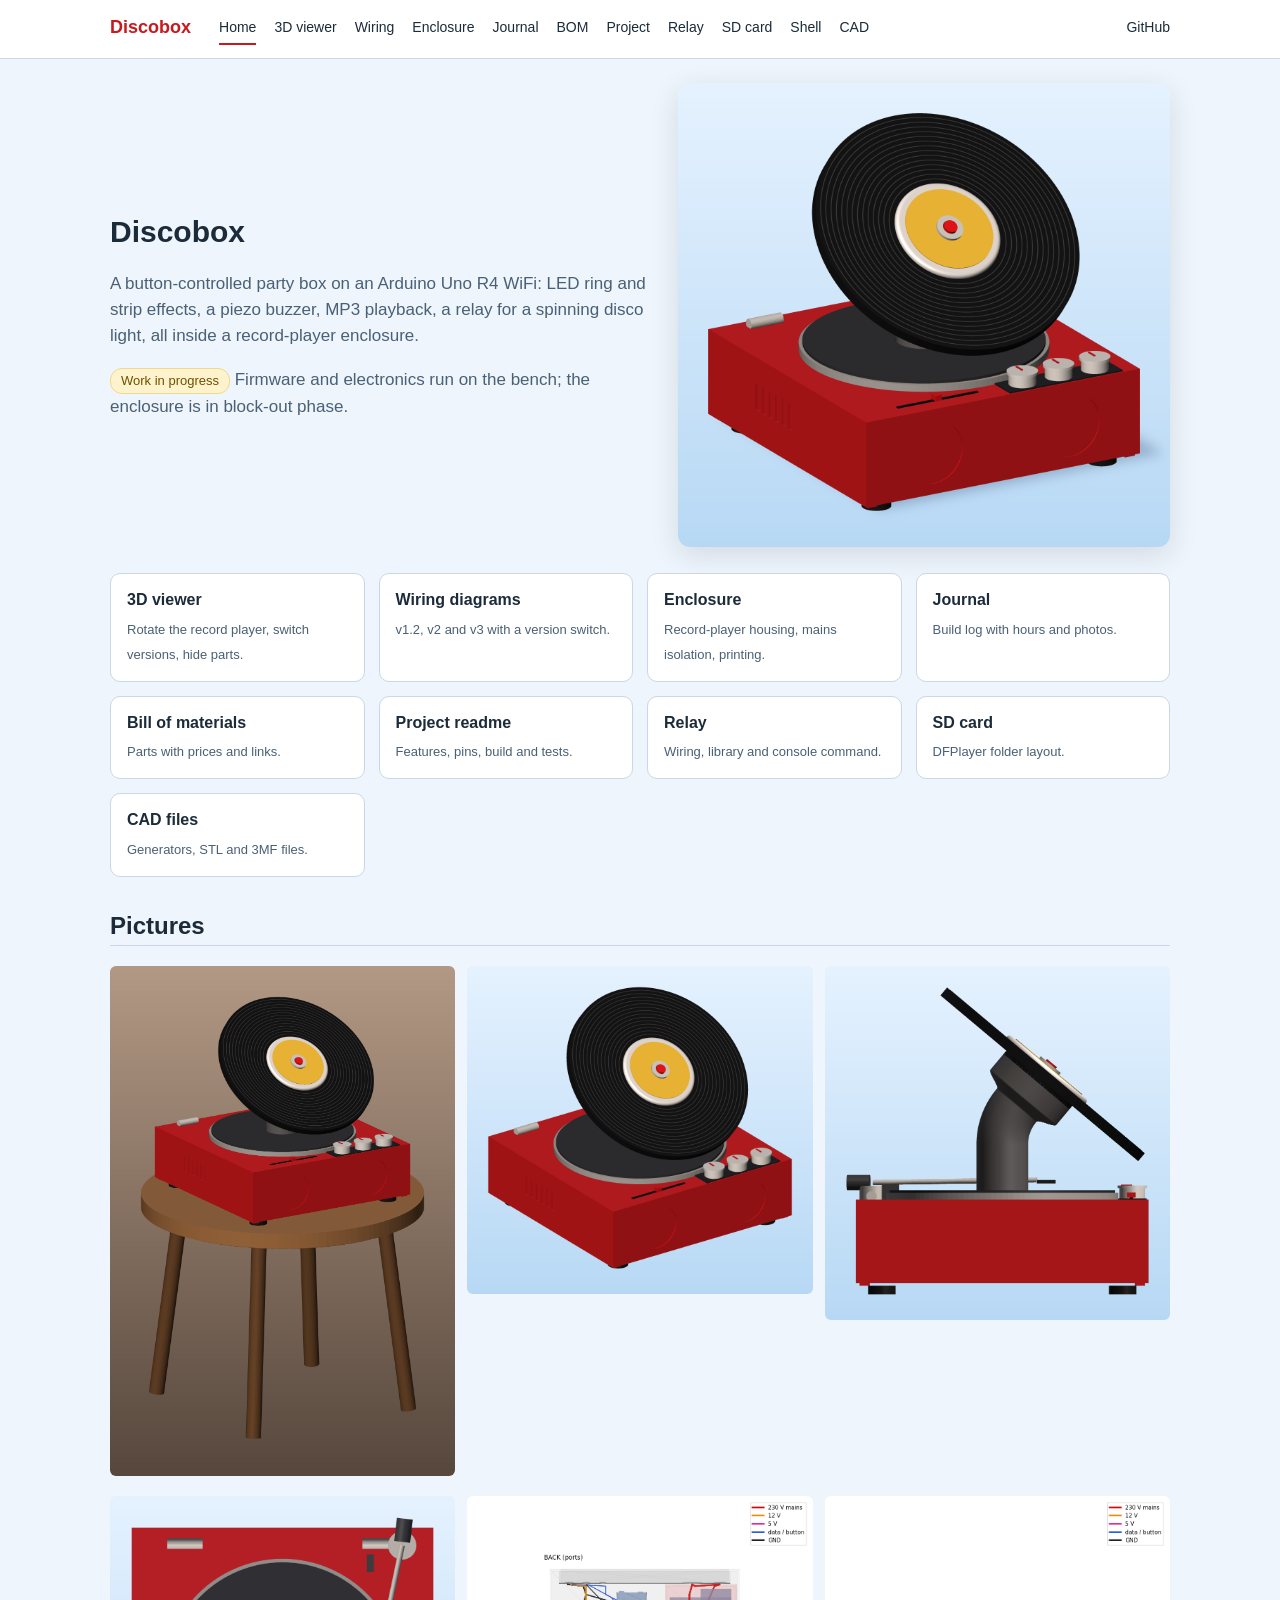
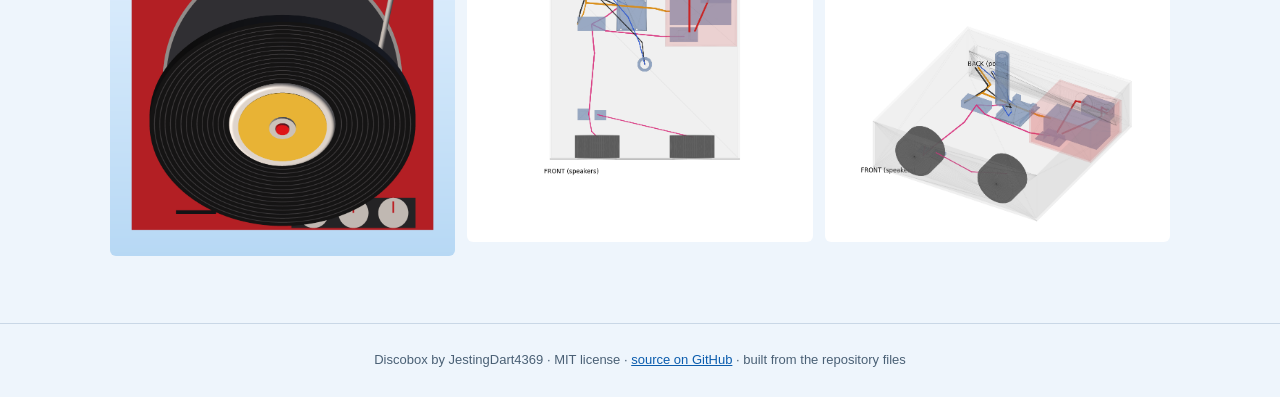
<file: docs/index.html>
<!DOCTYPE html><html lang="en"><head><meta charset="utf-8"><meta name="viewport" content="width=device-width, initial-scale=1">
<title>Home · Discobox</title><link rel="stylesheet" href="style.css"></head><body>
<header><nav><a class="brand" href="index.html">Discobox</a><a href="index.html" class=on>Home</a><a href="3d/index.html">3D viewer</a><a href="wiring/index.html">Wiring</a><a href="enclosure.html">Enclosure</a><a href="journal.html">Journal</a><a href="bom.html">BOM</a><a href="project.html">Project</a><a href="relay.html">Relay</a><a href="sd-card.html">SD card</a><a href="shell.html">Shell</a><a href="cad.html">CAD</a><a class="gh" href="https://github.com/JestingDart4369/Discobox">GitHub</a></nav></header>
<main class="wide"><div class="hero"><div><h1>Discobox</h1>
<p>A button-controlled party box on an Arduino Uno R4 WiFi: LED ring and strip effects, a piezo buzzer, MP3 playback, a relay for a spinning disco light, all inside a record-player enclosure.</p>
<p><span class="badge">Work in progress</span> Firmware and electronics run on the bench; the enclosure is in block-out phase.</p></div>
<img src="img/recordplayer_product.png" alt="Discobox record player render"></div>
<div class="cards"><a class="card" href="3d/index.html"><b>3D viewer</b><span>Rotate the record player, switch versions, hide parts.</span></a><a class="card" href="wiring/index.html"><b>Wiring diagrams</b><span>v1.2, v2 and v3 with a version switch.</span></a><a class="card" href="enclosure.html"><b>Enclosure</b><span>Record-player housing, mains isolation, printing.</span></a><a class="card" href="journal.html"><b>Journal</b><span>Build log with hours and photos.</span></a><a class="card" href="bom.html"><b>Bill of materials</b><span>Parts with prices and links.</span></a><a class="card" href="project.html"><b>Project readme</b><span>Features, pins, build and tests.</span></a><a class="card" href="relay.html"><b>Relay</b><span>Wiring, library and console command.</span></a><a class="card" href="sd-card.html"><b>SD card</b><span>DFPlayer folder layout.</span></a><a class="card" href="cad.html"><b>CAD files</b><span>Generators, STL and 3MF files.</span></a></div><h2>Pictures</h2><div class="gallery"><a href="img/recordplayer_scene.png"><img src="img/recordplayer_scene.png" alt="recordplayer_scene.png"></a><a href="img/recordplayer_front.png"><img src="img/recordplayer_front.png" alt="recordplayer_front.png"></a><a href="img/recordplayer_side.png"><img src="img/recordplayer_side.png" alt="recordplayer_side.png"></a><a href="img/recordplayer_top.png"><img src="img/recordplayer_top.png" alt="recordplayer_top.png"></a><a href="img/interior_top.png"><img src="img/interior_top.png" alt="interior_top.png"></a><a href="img/interior_iso.png"><img src="img/interior_iso.png" alt="interior_iso.png"></a></div></main>
<footer>Discobox by JestingDart4369 · MIT license · <a href="https://github.com/JestingDart4369/Discobox">source on GitHub</a> · built from the repository files</footer></body></html>
</file>
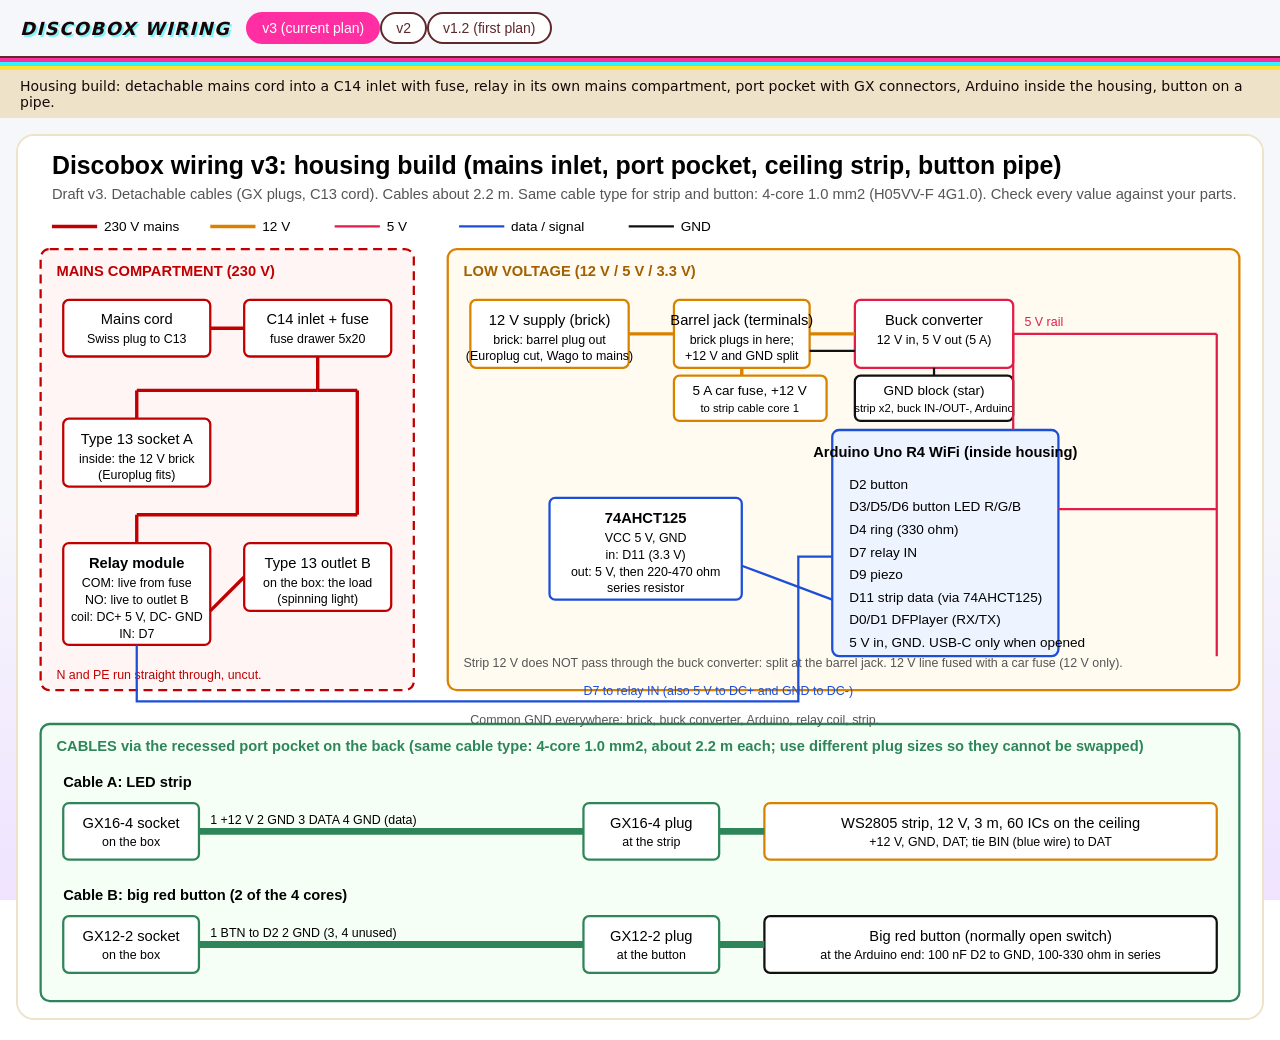
<file: doc/wiring/index.html>
<!DOCTYPE html>
<html lang="en">
<head>
<meta charset="utf-8">
<title>Discobox wiring diagrams</title>
<meta name="viewport" content="width=device-width, initial-scale=1">
<style>
  body { font-family: Helvetica, Arial, sans-serif; margin: 0; background: #f4f4f4; color: #222; }
  header { background: #fff; padding: 12px 20px; border-bottom: 1px solid #ddd; display: flex; gap: 16px; align-items: center; flex-wrap: wrap; }
  h1 { font-size: 18px; margin: 0; }
  .tabs button { padding: 6px 14px; border: 1px solid #aaa; background: #fff; cursor: pointer; border-radius: 4px; font-size: 14px; }
  .tabs button.active { background: #222; color: #fff; border-color: #222; }
  #note { padding: 8px 20px; font-size: 14px; color: #555; background: #fffbe6; border-bottom: 1px solid #eee; }
  main { padding: 16px; }
  img { max-width: 100%; background: #fff; border: 1px solid #ddd; }
  /* Novaroma + 80s */
  :root { color-scheme: only light; }
  body { font-family: Roboto, system-ui, Arial, sans-serif; background: linear-gradient(#f6f7fb 0 55%, #efe3ff 100%) fixed; color: #5E282C; }
  header { background: #f6f7fb; border-bottom: 2px solid #5E282C; box-shadow: 0 4px 0 #ff2fa3, 0 8px 0 #2ff3ff, 0 12px 0 #ffe12f; margin-bottom: 12px; }
  h1 { color: #190607; font-style: italic; text-transform: uppercase; letter-spacing: .08em; text-shadow: 2px 2px 0 #2ff3ff99; }
  .tabs button { border: 2px solid #5E282C; border-radius: 999px; color: #5E282C; }
  .tabs button.active { background: #ff2fa3; border-color: #ff2fa3; color: #fff; }
  #note { background: #EEE3C9; color: #190607; border-bottom: 0; }
  img { border: 2px solid #EEE3C9; border-radius: 18px; }
</style>
</head>
<body>
<header>
  <h1>Discobox wiring</h1>
  <div class="tabs" id="tabs"></div>
</header>
<div id="note"></div>
<main><img id="img" alt="Wiring diagram"></main>
<script>
  // Add a new version: copy the file into this folder and add one line here.
  const VERSIONS = [
    { id: "v3",   label: "v3 (current plan)", file: "wiring_v3.svg",
      note: "Housing build: detachable mains cord into a C14 inlet with fuse, relay in its own mains compartment, port pocket with GX connectors, Arduino inside the housing, button on a pipe." },
    { id: "v2",   label: "v2", file: "wiring_v2.svg",
      note: "Internal 12 V brick, relay with Swiss plug and socket, level shifter, ceiling strip and button on separate cables." },
    { id: "v1.2", label: "v1.2 (first plan)", file: "wiring_v1.2.png",
      note: "First wiring plan from the early breadboard phase (strip data pin was still undecided, strip listed as SK6812)." },
  ];
  const tabs = document.getElementById("tabs"), img = document.getElementById("img"), note = document.getElementById("note");
  function show(v) {
    img.src = v.file; note.textContent = v.note;
    [...tabs.children].forEach(b => b.classList.toggle("active", b.dataset.id === v.id));
    location.hash = v.id;
  }
  VERSIONS.forEach(v => {
    const b = document.createElement("button");
    b.textContent = v.label; b.dataset.id = v.id; b.onclick = () => show(v);
    tabs.appendChild(b);
  });
  show(VERSIONS.find(v => "#" + v.id === location.hash) || VERSIONS[0]);
</script>
</body>
</html>
</file>
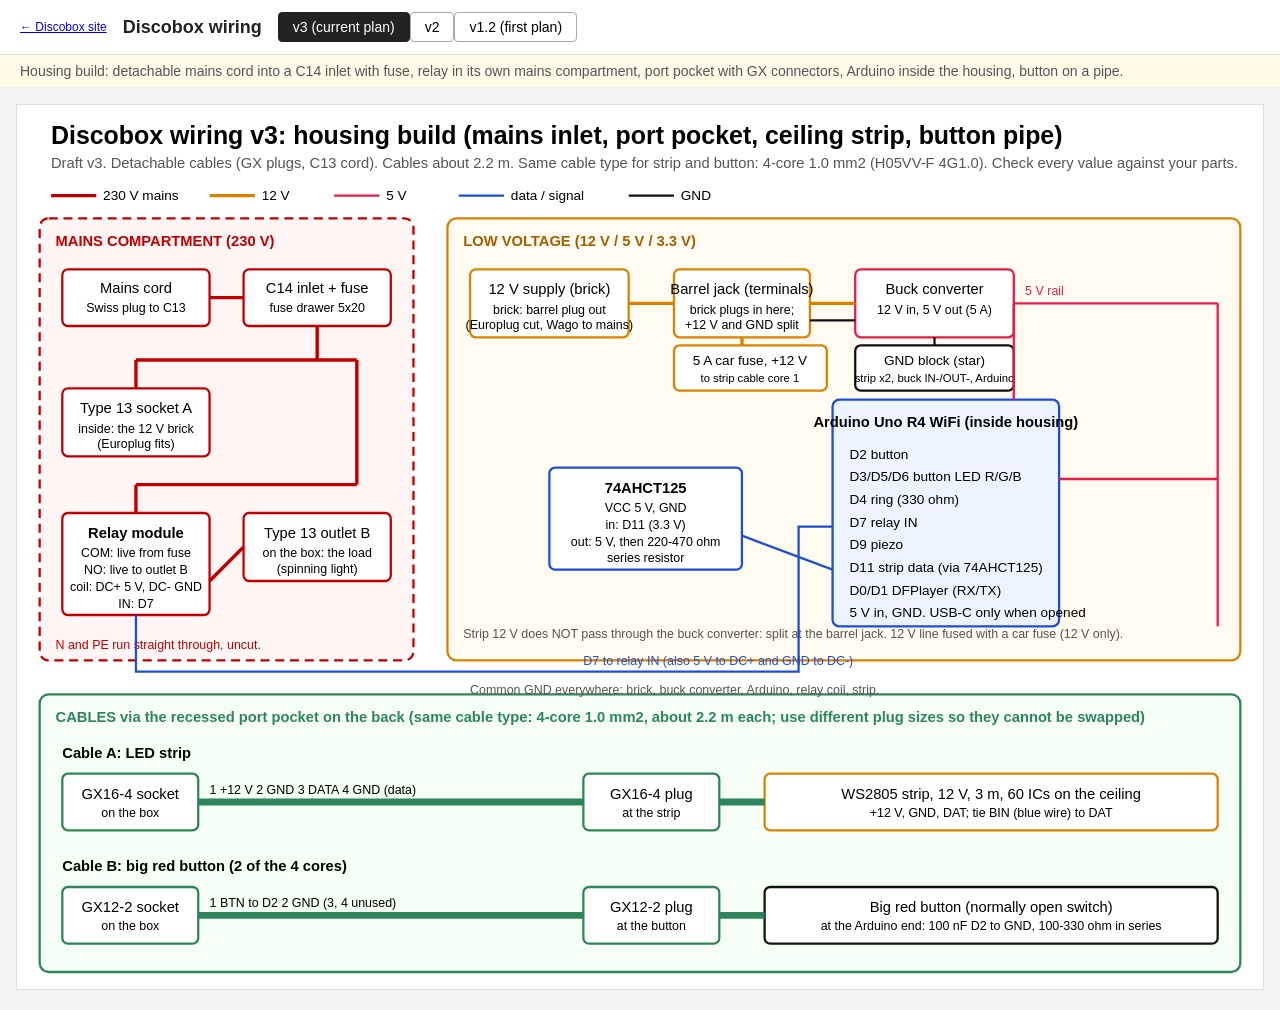
<file: docs/wiring/index.html>
<!DOCTYPE html>
<html lang="en">
<head>
<meta charset="utf-8">
<title>Discobox wiring diagrams</title>
<meta name="viewport" content="width=device-width, initial-scale=1">
<style>
  body { font-family: Helvetica, Arial, sans-serif; margin: 0; background: #f4f4f4; color: #222; }
  header { background: #fff; padding: 12px 20px; border-bottom: 1px solid #ddd; display: flex; gap: 16px; align-items: center; flex-wrap: wrap; }
  h1 { font-size: 18px; margin: 0; }
  .tabs button { padding: 6px 14px; border: 1px solid #aaa; background: #fff; cursor: pointer; border-radius: 4px; font-size: 14px; }
  .tabs button.active { background: #222; color: #fff; border-color: #222; }
  #note { padding: 8px 20px; font-size: 14px; color: #555; background: #fffbe6; border-bottom: 1px solid #eee; }
  main { padding: 16px; }
  img { max-width: 100%; background: #fff; border: 1px solid #ddd; }
</style>
</head>
<body>
<header>
  <a href="../index.html" style="font-size:12px">&larr; Discobox site</a><h1>Discobox wiring</h1>
  <div class="tabs" id="tabs"></div>
</header>
<div id="note"></div>
<main><img id="img" alt="Wiring diagram"></main>
<script>
  // Add a new version: copy the file into this folder and add one line here.
  const VERSIONS = [
    { id: "v3",   label: "v3 (current plan)", file: "wiring_v3.svg",
      note: "Housing build: detachable mains cord into a C14 inlet with fuse, relay in its own mains compartment, port pocket with GX connectors, Arduino inside the housing, button on a pipe." },
    { id: "v2",   label: "v2", file: "wiring_v2.svg",
      note: "Internal 12 V brick, relay with Swiss plug and socket, level shifter, ceiling strip and button on separate cables." },
    { id: "v1.2", label: "v1.2 (first plan)", file: "wiring_v1.2.png",
      note: "First wiring plan from the early breadboard phase (strip data pin was still undecided, strip listed as SK6812)." },
  ];
  const tabs = document.getElementById("tabs"), img = document.getElementById("img"), note = document.getElementById("note");
  function show(v) {
    img.src = v.file; note.textContent = v.note;
    [...tabs.children].forEach(b => b.classList.toggle("active", b.dataset.id === v.id));
    location.hash = v.id;
  }
  VERSIONS.forEach(v => {
    const b = document.createElement("button");
    b.textContent = v.label; b.dataset.id = v.id; b.onclick = () => show(v);
    tabs.appendChild(b);
  });
  show(VERSIONS.find(v => "#" + v.id === location.hash) || VERSIONS[0]);
</script>
</body>
</html>
</file>
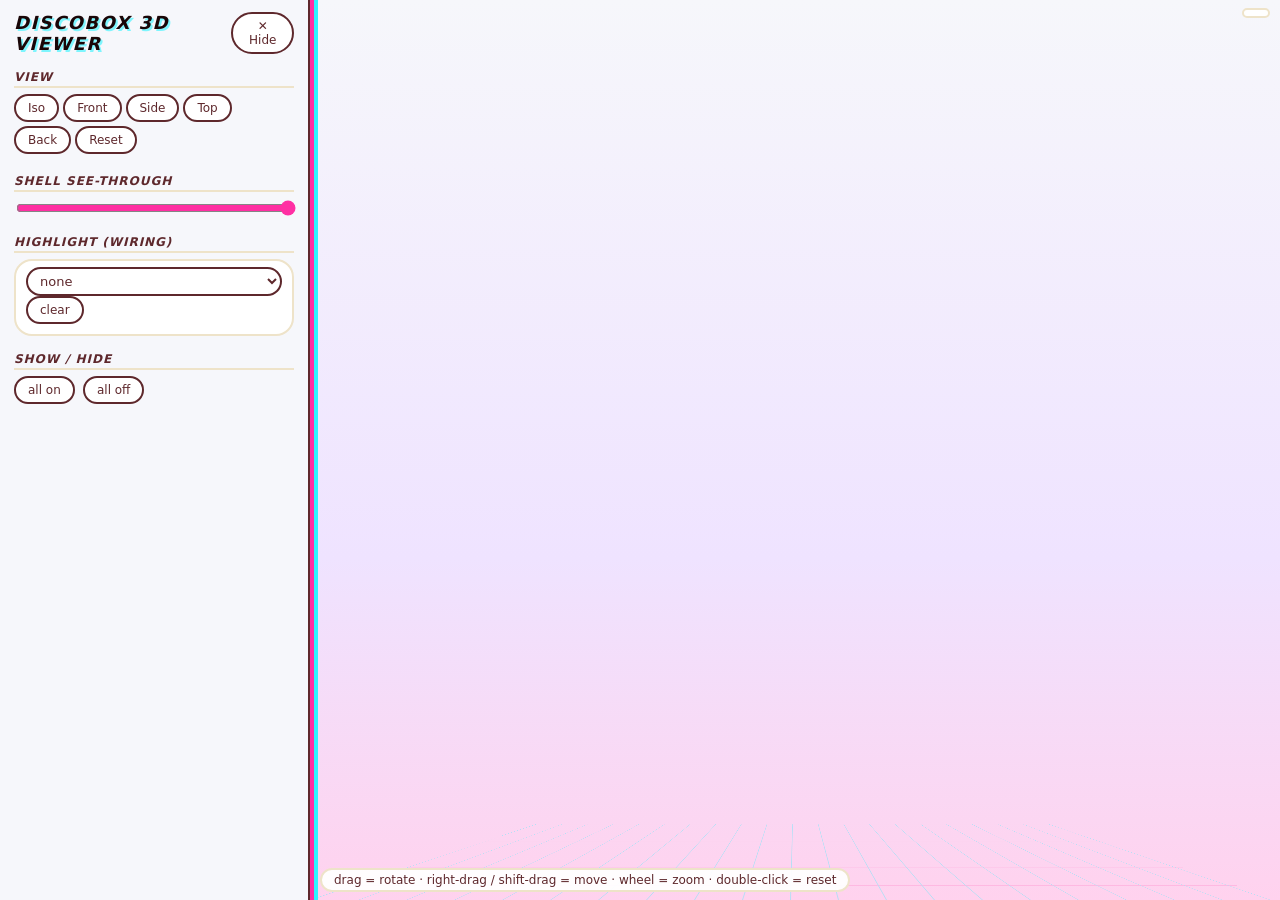
<file: cad/viewer_template.html>
<!DOCTYPE html>
<html lang="en">
<head>
<meta charset="utf-8">
<title>Discobox 3D viewer</title>
<meta name="viewport" content="width=device-width, initial-scale=1">
<style>
  :root { color-scheme: only light; --bg:#f6f7fb; --main:#5E282C; --text:#190607; --accent:#EEE3C9; --muted:#7e6e56; --pink:#ff2fa3; --cyan:#2ff3ff; --yellow:#ffe12f; }
  html, body { margin: 0; height: 100%; font-family: Roboto, system-ui, Arial, sans-serif; background: var(--bg); color: var(--main); overflow: hidden; }
  #wrap { display: flex; height: 100%; }
  #side { width: 310px; background: var(--bg); border-right: 2px solid var(--main); box-shadow: 4px 0 0 var(--pink), 8px 0 0 var(--cyan); overflow-y: auto; padding: 12px 14px 20px; box-sizing: border-box; font-size: 13px; z-index: 2; }
  #view { flex: 1; position: relative; background: linear-gradient(#f6f7fb 0%, #efe3ff 62%, #ffd2ee 100%); transition: background .6s; }
  #view.disco { background: linear-gradient(#2f45b0 0%, #6f67d6 55%, #b9a6ff 100%); }
  #view::after { content: ""; position: absolute; left: 0; right: 0; bottom: 0; height: 30%; pointer-events: none; opacity: .35; background: linear-gradient(90deg,#2ff3ff 1px,transparent 1px) 0 0/48px 48px, linear-gradient(#ff2fa3 1px,transparent 1px) 0 0/48px 48px; transform: perspective(260px) rotateX(58deg); transform-origin: 50% 100%; }
  #fx { position: absolute; inset: 0; width: 100%; height: 100%; pointer-events: none; z-index: 1; }
  canvas { position: absolute; inset: 0; width: 100%; height: 100%; display: block; touch-action: none; z-index: 1; }
  h1 { font-size: 18px; margin: 0 0 8px; color: var(--text); font-style: italic; text-transform: uppercase; letter-spacing: .08em; text-shadow: 2px 2px 0 #2ff3ff99; }
  h2 { font-size: 12px; margin: 16px 0 6px; text-transform: uppercase; letter-spacing: .08em; color: var(--main); font-style: italic; border-bottom: 2px solid var(--accent); padding-bottom: 2px; }
  button, select { font: inherit; color: var(--main); }
  .tabs button, .views button, #side button { padding: 5px 12px; margin: 0 4px 4px 0; border: 2px solid var(--main); background: #fff; border-radius: 999px; cursor: pointer; font-size: 12px; transition: .15s; }
  #side button:hover { background: var(--accent); } #side button:focus-visible, select:focus-visible, input:focus-visible { outline: 3px solid var(--cyan); outline-offset: 2px; }
  .tabs button.active { background: var(--pink); color: #fff; border-color: var(--pink); }
  #note { font-size: 12px; color: var(--muted); margin: 6px 0; line-height: 1.4; }
  label { display: flex; align-items: center; gap: 6px; padding: 2px 0; cursor: pointer; }
  .sw { width: 12px; height: 12px; border-radius: 3px; border: 1px solid #0003; flex: none; }
  details { margin: 0 0 2px 0; } summary { cursor: pointer; display: flex; align-items: center; gap: 6px; padding: 2px 0; }
  details label { padding-left: 24px; font-size: 12px; color: var(--muted); }
  #hint, #info { position: absolute; font-size: 12px; color: var(--main); background: #fffffff0; border: 2px solid var(--accent); padding: 3px 12px; border-radius: 999px; z-index: 2; }
  #hint { left: 10px; bottom: 8px; } #info { right: 10px; top: 8px; }
  input[type=range] { width: 100%; accent-color: var(--pink); } input[type=checkbox] { accent-color: var(--pink); width: 15px; height: 15px; }
  .box { border: 2px solid var(--accent); border-radius: 18px; padding: 6px 10px; background: #fff; }
  select { width: 100%; border: 2px solid var(--main); border-radius: 999px; padding: 4px 8px; background: #fff; }
  #discoBtn { width: 100%; padding: 10px !important; font-size: 15px !important; font-weight: 700; margin: 6px 0 0 !important; }
  #side { transition: margin-left .25s ease, transform .25s ease; }
  #wrap.collapsed #side { margin-left: -340px; }
  #menuBtn { display: none; position: absolute; left: 10px; top: 8px; z-index: 4; padding: 7px 16px; border: 2px solid var(--main); background: #fff; color: var(--main); border-radius: 999px; font: inherit; font-weight: 700; cursor: pointer; }
  #wrap.collapsed #menuBtn { display: block; } #menuBtn:focus-visible, #menuClose:focus-visible { outline: 3px solid var(--cyan); outline-offset: 2px; }
  @media (max-width: 760px) {
    #side { position: absolute; left: 0; top: 0; bottom: 0; width: min(88vw, 340px); z-index: 6; box-shadow: 4px 0 0 var(--pink), 8px 0 0 var(--cyan), 12px 0 28px #0005; -webkit-overflow-scrolling: touch; }
    #wrap.collapsed #side { margin-left: 0; transform: translateX(-120%); box-shadow: none; }
    #hint { left: 6px; right: 6px; bottom: 6px; font-size: 11px; text-align: center; border-radius: 14px; }
    #info { top: 52px; right: 6px; font-size: 11px; }
  }
  @media (pointer: coarse) {
    #side button, select { min-height: 40px; } label { padding: 6px 0; } input[type=checkbox] { width: 22px; height: 22px; } details label { padding-left: 28px; }
    #menuBtn { padding: 10px 18px; font-size: 15px; }
  }
  @media (prefers-reduced-motion: reduce) { * { transition: none !important; } }
</style>
</head>
<body>
<div id="wrap">
  <div id="side">
    <div style="display:flex;justify-content:space-between;align-items:center;gap:8px"><h1 style="margin:0">Discobox 3D viewer</h1><button id="menuClose" type="button" aria-label="Hide menu" style="margin:0">&#10005; Hide</button></div>
    <div class="tabs" id="tabs"></div>
    <div id="note"></div>
    <h2>View</h2>
    <div class="views">
      <button data-v="iso">Iso</button><button data-v="front">Front</button><button data-v="side">Side</button><button data-v="top">Top</button><button data-v="back">Back</button><button id="resetView" type="button">Reset</button>
    </div>
    <h2>Shell see-through</h2>
    <input type="range" id="shellAlpha" min="0.1" max="1" step="0.05" value="1">
    <div id="settings" hidden>
    <h2>Settings</h2>
    <div class="box">
      <label><input type="checkbox" id="setInter" checked> Interactive (disco button)</label>
      <label><input type="checkbox" id="setTable"> Side table (gets bigger when add-ons need room)</label>
      <label><input type="checkbox" id="setMains"> Add-on: mains cable 5 m</label>
      <label><input type="checkbox" id="setStrip"> Add-on: 3 m LED strip (with its cable)</label>
      <label><input type="checkbox" id="setButton"> Add-on: big red button (with its cable)</label>
      <label><input type="checkbox" id="setBall"> Add-on: motor disco ball (with its cord)</label>
      <label><input type="checkbox" id="setDraw"> Drawings only (wires, electronics, mains)</label>
      <div style="margin-top:6px"><button id="preNo" type="button">No cables</button><button id="preCab" type="button">With cables</button></div>
    </div>
    <div id="discobox" hidden><button id="discoBtn" type="button" aria-pressed="false">Disco OFF (click to turn on)</button><div style="font-size:11px;color:var(--muted);margin-top:4px">or press the pink button on the record or the big red button on its cable (straight to disco mode). Slow colour cycling, no flashing.</div></div>
  </div>
    <h2>Highlight (wiring)</h2>
    <div id="hlbox" class="box"><select id="hlsel" style="width:100%"><option value="">none</option></select> <button id="hlclr">clear</button></div>
    <h2>Show / hide</h2>
    <div style="margin-bottom:4px"><button id="allOn">all on</button> <button id="allOff">all off</button></div>
    <div id="groups"></div>
  </div>
  <div id="view"><button id="menuBtn" type="button" aria-controls="side" aria-expanded="true">&#9776; Menu</button><canvas id="c"></canvas><canvas id="fx"></canvas><div id="hint">drag = rotate · right-drag / shift-drag = move · wheel = zoom · double-click = reset</div><div id="info"></div></div>
</div>
<script>
/*__DATA__*/
</script>
<script>
"use strict";
const canvas = document.getElementById("c");
const gl = canvas.getContext("webgl2", { antialias: true, alpha: true, premultipliedAlpha: false });
if (!gl) document.body.innerHTML = "<p style='padding:20px'>WebGL2 is not available in this browser.</p>";

// ---------- tiny matrix helpers (column-major) ----------
const M = {
  persp(f, a, n, fa) { const t = 1 / Math.tan(f / 2); return [t / a,0,0,0, 0,t,0,0, 0,0,(fa+n)/(n-fa),-1, 0,0,2*fa*n/(n-fa),0]; },
  look(e, c, u) {
    let z = norm(sub(e, c)), x = norm(cross(u, z)), y = cross(z, x);
    return [x[0],y[0],z[0],0, x[1],y[1],z[1],0, x[2],y[2],z[2],0, -dot(x,e),-dot(y,e),-dot(z,e),1];
  },
  mul(a, b) { const o = new Array(16).fill(0); for (let i=0;i<4;i++) for (let j=0;j<4;j++) for (let k=0;k<4;k++) o[j*4+i] += a[k*4+i]*b[j*4+k]; return o; }
};
function sub(a,b){return [a[0]-b[0],a[1]-b[1],a[2]-b[2]];} function dot(a,b){return a[0]*b[0]+a[1]*b[1]+a[2]*b[2];}
function cross(a,b){return [a[1]*b[2]-a[2]*b[1],a[2]*b[0]-a[0]*b[2],a[0]*b[1]-a[1]*b[0]];}
function norm(a){const l=Math.hypot(a[0],a[1],a[2])||1;return [a[0]/l,a[1]/l,a[2]/l];}

// ---------- shaders: flat shading from screen-space derivatives ----------
const VS = `#version 300 es
in vec3 p; uniform mat4 mvp; uniform mat4 mv; uniform vec3 off; uniform float rot; uniform vec2 piv; out vec3 vp;
void main(){ vec3 pp = p; vec2 d = pp.xy - piv; float cs = cos(rot), sn = sin(rot); pp.xy = piv + vec2(cs*d.x - sn*d.y, sn*d.x + cs*d.y); pp += off; vec4 q = mv * vec4(pp,1.0); vp = q.xyz; gl_Position = mvp * vec4(pp,1.0); }`;
const FS = `#version 300 es
precision highp float; in vec3 vp; uniform vec3 col; uniform float alpha; uniform vec3 keyDir; uniform vec3 rimDir; uniform float glow; uniform float amb; out vec4 o;
void main(){
  vec3 n = normalize(cross(dFdx(vp), dFdy(vp)));
  if (n.z < 0.0) n = -n;                                   // two-sided
  float kd = max(dot(n, keyDir), 0.0), rd = max(dot(n, rimDir), 0.0);
  vec3 h = normalize(keyDir + vec3(0,0,1)); float sp = pow(max(dot(n,h),0.0), 28.0) * 0.25;
  vec3 c = col * (0.32 + amb + 0.78 * kd) + amb * 0.35 * vec3(0.45,0.2,0.75) * vec3(1.03,0.99,0.93) + 0.10 * rd * vec3(0.55,0.65,0.9) + sp;
  c += glow * vec3(0.45,0.35,0.05) * (0.6 + 0.4*kd);
  o = vec4(clamp(c,0.0,1.0), alpha);
}`;
function sh(t, s){ const x = gl.createShader(t); gl.shaderSource(x, s); gl.compileShader(x); if(!gl.getShaderParameter(x, gl.COMPILE_STATUS)) throw gl.getShaderInfoLog(x); return x; }
const prog = gl.createProgram(); gl.attachShader(prog, sh(gl.VERTEX_SHADER, VS)); gl.attachShader(prog, sh(gl.FRAGMENT_SHADER, FS)); gl.linkProgram(prog);
const U = n => gl.getUniformLocation(prog, n);
const loc = { mvp: U("mvp"), mv: U("mv"), col: U("col"), alpha: U("alpha"), key: U("keyDir"), rim: U("rimDir"), glow: U("glow"), amb: U("amb"), off: U("off"), rot: U("rot"), piv: U("piv") };

function b64(s, T) { const bin = atob(s), u8 = new Uint8Array(bin.length); for (let i=0;i<bin.length;i++) u8[i] = bin.charCodeAt(i); return new T(u8.buffer); }

// ---------- state ----------
let cur = null, parts = [], visible = {}, groupsOn = {};
const cam = { yaw: -0.55, pitch: 0.42, dist: 900, tx: 0, ty: 0, tz: 130 };
const VIEWS = { iso: [-0.55, 0.42], front: [0, 0.05], side: [-Math.PI/2, 0.05], top: [0, 1.5], back: [Math.PI, 0.1] };
function resetCam() { cam.yaw = -0.55; cam.pitch = 0.42; cam.dist = cur.dist || 900; cam.tx = 0; cam.ty = 0; cam.tz = cur.tz || 130; }

function loadVersion(v) {
  const src = v.like ? VERSIONS.find(x => x.id === v.like) : v;
  cur = Object.assign({}, src, v); parts.forEach(p => { gl.deleteVertexArray(p.vao); });
  parts = src.parts.map(p => {
    const vao = gl.createVertexArray(); gl.bindVertexArray(vao);
    const vb = gl.createBuffer(); gl.bindBuffer(gl.ARRAY_BUFFER, vb); gl.bufferData(gl.ARRAY_BUFFER, b64(p.v, Float32Array), gl.STATIC_DRAW);
    const a = gl.getAttribLocation(prog, "p"); gl.enableVertexAttribArray(a); gl.vertexAttribPointer(a, 3, gl.FLOAT, false, 0, 0);
    const ib = gl.createBuffer(); gl.bindBuffer(gl.ELEMENT_ARRAY_BUFFER, ib); const idx = b64(p.i, Uint32Array); gl.bufferData(gl.ELEMENT_ARRAY_BUFFER, idx, gl.STATIC_DRAW);
    return { name: p.n, group: p.g, led: /led_ring_block|diffuser_plate|button_cap|led_strip_3m_leds/.test(p.n), verts: b64(p.v, Float32Array), col: p.c.map(x => x / 255), vao, count: idx.length };
  });
  visible = {}; groupsOn = {};
  const hidden = v.hiddenGroups || [];
  parts.forEach(p => { groupsOn[p.group] = !hidden.includes(p.group); });
  parts.forEach(p => { visible[p.name] = true; });
  disco = false; setDisco(false); 
  buildPanel(); resetCam(); initSettings(src); hl = new Set(); if (typeof fillHlList === 'function') fillHlList();
  document.getElementById("note").textContent = v.note;
  document.querySelectorAll("#tabs button").forEach(b => b.classList.toggle("active", b.dataset.id === v.id));
  history.replaceState(null, '', '#' + v.id);
  const tri = parts.reduce((s, p) => s + p.count / 3, 0);
  document.getElementById("info").textContent = parts.length + " parts · " + Math.round(tri / 1000) + "k triangles · mm";
}
function buildPanel() {
  const root = document.getElementById("groups"); root.innerHTML = "";
  const groups = [...new Set(parts.map(p => p.group))];
  groups.forEach(g => {
    const members = parts.filter(p => p.group === g);
    const d = document.createElement("details");
    const s = document.createElement("summary");
    const cb = document.createElement("input"); cb.type = "checkbox"; cb.checked = groupsOn[g];
    cb.onclick = e => { e.stopPropagation(); groupsOn[g] = cb.checked; };
    cb.dataset.g = g;
    const sw = document.createElement("span"); sw.className = "sw"; sw.style.background = "rgb(" + members[0].col.map(x => Math.round(x * 255)).join(",") + ")";
    s.append(cb, sw, document.createTextNode(g + " (" + members.length + ")")); d.append(s);
    members.forEach(p => {
      const l = document.createElement("label"); const c2 = document.createElement("input"); c2.type = "checkbox"; c2.checked = true;
      c2.onchange = () => { visible[p.name] = c2.checked; }; l.append(c2, document.createTextNode(p.name)); d.append(l);
    });
    root.append(d);
  });
}
function setAll(on) { Object.keys(groupsOn).forEach(g => groupsOn[g] = on); document.querySelectorAll("#groups > details > summary > input").forEach(c => c.checked = on); }

// ---------- settings + disco (interactive) ----------
let disco = false, pressNow = 0, spinV = 0, spinA = 0, interactive = true, drawSnap = null;
const $ = id => document.getElementById(id);
function setDisco(on) { disco = on; const b = $("discoBtn"); b.setAttribute("aria-pressed", on); b.textContent = on ? "Disco ON (click to turn off)" : "Disco OFF (click to turn on)"; b.style.background = on ? "#ff2fa3" : "#fff"; b.style.color = on ? "#fff" : "#5E282C"; $("view").classList.toggle("disco", on); }
function press() { pressNow = 1; setDisco(!disco); }
$("discoBtn").onclick = press;
function syncGroup(g, on) { if (!(g in groupsOn)) return; groupsOn[g] = on; document.querySelectorAll("#groups > details > summary > input").forEach(c => { if (c.dataset.g === g) c.checked = on; }); }
const ADD = { setMains: "Mains cable 5 m (not printed)", setStrip: "LED strip + cable (not printed)", setButton: "Big red button + cable (not printed)", setBall: "Disco ball + cord (not printed)" };
function applySettings() {
  interactive = $("setInter").checked; $("discobox").hidden = !interactive; if (!interactive) setDisco(false);
  Object.keys(ADD).forEach(k => syncGroup(ADD[k], $(k).checked));
  const wide = Object.keys(ADD).some(k => $(k).checked), t = $("setTable").checked;      // 2 table variations
  syncGroup("Side table", t && !wide); syncGroup("Side table, extended (for cables)", t && wide);
}
$("setTable").onchange = () => applySettings();
Object.keys(ADD).forEach(k => $(k).onchange = applySettings); $("setInter").onchange = applySettings;
$("preNo").onclick = () => { Object.keys(ADD).forEach(k => $(k).checked = false); applySettings(); };
$("preCab").onclick = () => { $("setTable").checked = true; Object.keys(ADD).forEach(k => $(k).checked = true); applySettings(); };
const KEEP = ["Wires", "Electronics", "Mains compartment", "Speakers", "Plugs (not printed)"];
const DRAW_PARTS = ["rp_tilted_led_ring_block", "rp_tilted_button_cap", "rp_tilted_button_collar"];     // the LED ring and the RGB button stay in the drawings view
let drawVis = null;
function syncPart(name, on) { visible[name] = on; document.querySelectorAll("#groups label").forEach(l => { if (l.textContent === name) l.querySelector("input").checked = on; }); }
$("setDraw").onchange = e => {
  if (e.target.checked) {
    drawSnap = Object.assign({}, groupsOn); drawVis = Object.assign({}, visible);
    Object.keys(groupsOn).forEach(g => syncGroup(g, KEEP.includes(g) || g === "Record head"));
    parts.filter(p => p.group === "Record head").forEach(p => syncPart(p.name, DRAW_PARTS.includes(p.name)));
  } else if (drawSnap) {
    Object.keys(drawSnap).forEach(g => syncGroup(g, drawSnap[g])); Object.keys(drawVis).forEach(n => syncPart(n, drawVis[n])); drawSnap = null; drawVis = null;
  }
};
function initSettings(src) { $("settings").hidden = !src.addons; $("setDraw").checked = false; drawSnap = null; $("setInter").checked = true; $("setTable").checked = false; Object.keys(ADD).forEach(k => $(k).checked = false); if (src.addons) applySettings(); else $("discobox").hidden = true; }
function hsv(h, s, v) { const f = n => { const k = (n + h * 6) % 6; return v - v * s * Math.max(0, Math.min(k, 4 - k, 1)); }; return [f(5), f(3), f(1)]; }   // used by the disco colour cycling
let lastMvp = null;

// ---------- disco effects overlay: glow halos, laser beams, music notes ----------
const fx = $("fx"), fc = fx.getContext("2d"); let level = 0, notes = [], lastSpawn = 0;
const reduce = window.matchMedia && matchMedia("(prefers-reduced-motion: reduce)").matches;
function centreOf(name) { const pt = parts.find(p => p.name === name); if (!pt || !groupsOn[pt.group] || !visible[name]) return null; const b = bbox(new Set([name])); return b ? [(b[0][0]+b[1][0])/2, (b[0][1]+b[1][1])/2, (b[0][2]+b[1][2])/2] : null; }
function proj(c) { const m = lastMvp, W = fx.clientWidth, H = fx.clientHeight, w = m[3]*c[0]+m[7]*c[1]+m[11]*c[2]+m[15]; return [((m[0]*c[0]+m[4]*c[1]+m[8]*c[2]+m[12]) / w * 0.5 + 0.5) * W, (1 - ((m[1]*c[0]+m[5]*c[1]+m[9]*c[2]+m[13]) / w * 0.5 + 0.5)) * H]; }
function css(h, a) { const c = hsv(((h % 1) + 1) % 1, 0.85, 1).map(x => Math.round(x * 255)); return "rgba(" + c[0] + "," + c[1] + "," + c[2] + "," + a + ")"; }
function drawFx(tt, dt) {
  const W = fx.clientWidth * devicePixelRatio, H = fx.clientHeight * devicePixelRatio;
  if (fx.width !== W || fx.height !== H) { fx.width = W; fx.height = H; }
  level += ((disco ? 1 : 0) - level) * 0.06;
  fc.setTransform(devicePixelRatio, 0, 0, devicePixelRatio, 0, 0); fc.clearRect(0, 0, fx.clientWidth, fx.clientHeight);
  if (level < 0.02 || !lastMvp) { notes = []; return; }
  const k = (fx.clientHeight / 700) * (900 / cam.dist), hue = tt * 0.12;
  fc.globalCompositeOperation = "lighter";
  const ring = centreOf("rp_tilted_led_ring_block"), strip = centreOf("cable_led_strip_3m_leds"), ball = centreOf("ball_disco_ball_mirror");
  const halo = (c, r, h, a) => { if (!c) return; const [x, y] = proj(c), g = fc.createRadialGradient(x, y, 0, x, y, r * k); g.addColorStop(0, css(h, a * level)); g.addColorStop(1, css(h, 0)); fc.fillStyle = g; fc.fillRect(x - r * k, y - r * k, 2 * r * k, 2 * r * k); };
  halo(ring, 260, hue, 0.55); halo(strip, 230, hue + 0.3, 0.45); halo(ball, 200, hue + 0.6, 0.35);
  if (!reduce) {                                                                                       // slow laser beams from the ball (or the ring)
    const src = ball || ring; if (src) { const [x, y] = proj(src); fc.lineWidth = 2.2; fc.lineCap = "round";
      for (let i = 0; i < 6; i++) { const a = -Math.PI / 2 + Math.sin(tt * (0.35 + i * 0.07) + i * 1.7) * 1.15, L = Math.max(fx.clientWidth, fx.clientHeight) * 1.1;
        const g = fc.createLinearGradient(x, y, x + Math.cos(a) * L, y + Math.sin(a) * L); g.addColorStop(0, css(hue + i / 6, 0.9 * level)); g.addColorStop(1, css(hue + i / 6, 0));
        fc.strokeStyle = g; fc.beginPath(); fc.moveTo(x, y); fc.lineTo(x + Math.cos(a) * L, y + Math.sin(a) * L); fc.stroke(); } } }
  fc.globalCompositeOperation = "source-over";
  if (tt - lastSpawn > 0.28 && disco) {                                                                  // music notes rise from the speakers and the record
    lastSpawn = tt; const srcs = [[-85, -172, 50], [85, -172, 50], ring].filter(Boolean), c = srcs[Math.floor(Math.random() * srcs.length)], [x, y] = proj(c);
    notes.push({ x: x + (Math.random() - 0.5) * 30 * k, y, t: 0, ch: "♪♫♬♩"[Math.floor(Math.random() * 4)], h: Math.random(), s: (20 + Math.random() * 18) * Math.max(0.7, k), ph: Math.random() * 6.3 }); }
  fc.textAlign = "center"; fc.textBaseline = "middle";
  notes = notes.filter(n => (n.t += dt) < 3.6);
  notes.forEach(n => { const a = Math.min(1, n.t * 2) * Math.max(0, 1 - n.t / 3.6) * level, x = n.x + Math.sin(n.t * 2.2 + n.ph) * 26 * k, y = n.y - n.t * 90 * k;
    fc.font = "700 " + n.s + "px system-ui, sans-serif"; fc.fillStyle = "rgba(25,6,7," + a * 0.55 + ")"; fc.fillText(n.ch, x + 2, y + 2); fc.fillStyle = css(n.h + hue, a); fc.fillText(n.ch, x, y); });
}

// ---------- highlight (used by the interactive wiring diagram) ----------
let hl = new Set();
function bbox(names) {
  const lo=[1e9,1e9,1e9], hi=[-1e9,-1e9,-1e9];
  parts.forEach(p => { if (!names.has(p.name)) return; const v = p.verts; for (let i=0;i<v.length;i+=3) for (let k=0;k<3;k++){ lo[k]=Math.min(lo[k],v[i+k]); hi[k]=Math.max(hi[k],v[i+k]); } });
  return lo[0] > hi[0] ? null : [lo, hi];
}
function setHighlight(names, focus, quiet) {
  hl = new Set(names.filter(n => parts.some(p => p.name === n)));
  document.getElementById("hlsel").value = hl.size === 1 ? [...hl][0] : "";
  if (hl.size) {
    Object.keys(groupsOn).forEach(g => { if (g === "Wires") groupsOn[g] = true; });
    document.querySelectorAll("#groups > details > summary > input").forEach(c => { if (c.dataset.g === "Wires") c.checked = true; });
    document.getElementById("shellAlpha").value = 0.15;
    parts.forEach(p => { if (hl.has(p.name)) visible[p.name] = true; });
    if (focus !== false) { const b = bbox(hl); if (b) { cam.tx=(b[0][0]+b[1][0])/2; cam.ty=(b[0][1]+b[1][1])/2; cam.tz=(b[0][2]+b[1][2])/2; cam.dist=Math.max(260, Math.hypot(b[1][0]-b[0][0], b[1][1]-b[0][1], b[1][2]-b[0][2]) * 1.8); } }
  } else document.getElementById("shellAlpha").value = 1;
  if (!quiet && parent !== window) parent.postMessage({ type: "discobox-wire", names: [...hl] }, "*");
}
function fillHlList() {
  const sel = document.getElementById("hlsel"); sel.length = 1;
  parts.filter(p => p.name.indexOf("wire_") === 0).forEach(p => { const o = document.createElement("option"); o.value = p.name; o.textContent = p.name.slice(5).replace(/_/g, " "); sel.append(o); });
}
document.getElementById("hlsel").onchange = e => setHighlight(e.target.value ? [e.target.value] : []);
document.getElementById("hlclr").onclick = () => setHighlight([]);
window.addEventListener("message", e => { const d = e.data; if (d && d.type === "discobox-hl") setHighlight(d.names || [], true, true); });

// ---------- UI ----------
const tabs = document.getElementById("tabs");
VERSIONS.forEach(v => { const b = document.createElement("button"); b.textContent = v.label; b.dataset.id = v.id; b.onclick = () => loadVersion(v); tabs.append(b); });
document.getElementById("allOn").onclick = () => setAll(true); document.getElementById("allOff").onclick = () => setAll(false);
document.querySelectorAll(".views button").forEach(b => b.onclick = () => { const v = VIEWS[b.dataset.v]; cam.yaw = v[0]; cam.pitch = v[1]; });
let drag = null, down = null, pinch = null; const ptrs = new Map();
function pickAt(e) {                                                  // tap / click on the pink button or the big red button toggles the disco
  if (!(interactive && !$("settings").hidden && lastMvp)) return;
  const m = lastMvp, r = canvas.getBoundingClientRect(), touch = e.pointerType === "touch";
  for (const [name, rad] of [["rp_tilted_button_cap", 34], ["plug_big_red_button_dome", 70]]) {
    const pt = parts.find(p => p.name === name); if (!pt || !groupsOn[pt.group] || !visible[pt.name]) continue; const b = bbox(new Set([name])); if (!b) continue;
    const c = [(b[0][0] + b[1][0]) / 2, (b[0][1] + b[1][1]) / 2, (b[0][2] + b[1][2]) / 2];
    const x = m[0]*c[0]+m[4]*c[1]+m[8]*c[2]+m[12], y = m[1]*c[0]+m[5]*c[1]+m[9]*c[2]+m[13], w = m[3]*c[0]+m[7]*c[1]+m[11]*c[2]+m[15];
    const sx = r.left + (x / w * 0.5 + 0.5) * r.width, sy = r.top + (1 - (y / w * 0.5 + 0.5)) * r.height, k = (r.height / 700) * (900 / cam.dist);
    if (Math.hypot(e.clientX - sx, e.clientY - sy) < Math.max(touch ? 30 : 18, rad * k)) { press(); break; }
  }
}
canvas.addEventListener("pointerdown", e => {
  ptrs.set(e.pointerId, [e.clientX, e.clientY]); canvas.setPointerCapture(e.pointerId);
  if (ptrs.size === 1) { drag = { x: e.clientX, y: e.clientY, pan: e.button === 2 || e.shiftKey }; down = [e.clientX, e.clientY]; pinch = null; }
  else if (ptrs.size === 2) { const [p, q] = [...ptrs.values()]; pinch = { d: Math.hypot(p[0] - q[0], p[1] - q[1]) || 1, cx: (p[0] + q[0]) / 2, cy: (p[1] + q[1]) / 2 }; drag = null; down = null; }
});
function endPtr(e) {
  const wasTap = down && ptrs.size === 1 && Math.hypot(e.clientX - down[0], e.clientY - down[1]) < (e.pointerType === "touch" ? 10 : 4);
  if (wasTap && e.type === "pointerup") pickAt(e);
  ptrs.delete(e.pointerId); down = null;
  if (ptrs.size < 2) pinch = null;
  if (ptrs.size === 1) { const [p] = [...ptrs.values()]; drag = { x: p[0], y: p[1], pan: false }; } else if (ptrs.size === 0) drag = null;
}
canvas.addEventListener("pointerup", endPtr); canvas.addEventListener("pointercancel", endPtr);
canvas.addEventListener("pointermove", e => {
  if (ptrs.has(e.pointerId)) ptrs.set(e.pointerId, [e.clientX, e.clientY]);
  if (pinch && ptrs.size >= 2) {                                      // two fingers: pinch = zoom, moving both = pan
    const [p, q] = [...ptrs.values()], d = Math.hypot(p[0] - q[0], p[1] - q[1]) || 1, cx = (p[0] + q[0]) / 2, cy = (p[1] + q[1]) / 2;
    cam.dist = Math.max(120, Math.min(3000, cam.dist * pinch.d / d));
    const k = cam.dist * 0.0012, dx = cx - pinch.cx, dy = cy - pinch.cy; cam.tx -= Math.cos(cam.yaw) * dx * k; cam.ty -= Math.sin(cam.yaw) * dx * k; cam.tz += dy * k;
    pinch.d = d; pinch.cx = cx; pinch.cy = cy; return;
  }
  if (!drag) return; const dx = e.clientX - drag.x, dy = e.clientY - drag.y; drag.x = e.clientX; drag.y = e.clientY;
  if (drag.pan) { const k = cam.dist * 0.0012; cam.tx -= (Math.cos(cam.yaw) * dx) * k; cam.ty -= (Math.sin(cam.yaw) * dx) * k; cam.tz += dy * k; }
  else { cam.yaw -= dx * 0.008; cam.pitch = Math.max(-1.55, Math.min(1.55, cam.pitch + dy * 0.008)); }
});
canvas.addEventListener("wheel", e => { e.preventDefault(); cam.dist *= Math.exp(e.deltaY * 0.001); cam.dist = Math.max(120, Math.min(3000, cam.dist)); }, { passive: false });
canvas.addEventListener("dblclick", resetCam); canvas.addEventListener("contextmenu", e => e.preventDefault());

// ---------- collapsible menu (closed by default on phones) ----------
function setMenu(open) { $("wrap").classList.toggle("collapsed", !open); $("menuBtn").setAttribute("aria-expanded", open); }
$("menuBtn").onclick = () => setMenu(true); $("menuClose").onclick = () => setMenu(false);
$("resetView") && ($("resetView").onclick = resetCam);
if (innerWidth < 760) setMenu(false);
if (matchMedia("(pointer: coarse)").matches) $("hint").textContent = "1 finger = rotate · 2 fingers = zoom and move · tap the pink or red button for disco";
document.addEventListener("keydown", e => { if (e.key === "Escape") setMenu(false); });

// ---------- draw ----------
function frame() {
  const w = canvas.clientWidth * devicePixelRatio, h = canvas.clientHeight * devicePixelRatio;
  if (canvas.width !== w || canvas.height !== h) { canvas.width = w; canvas.height = h; }
  gl.viewport(0, 0, w, h); gl.clearColor(0, 0, 0, 0); gl.clear(gl.COLOR_BUFFER_BIT | gl.DEPTH_BUFFER_BIT);
  gl.enable(gl.DEPTH_TEST); gl.useProgram(prog);
  const cp = Math.cos(cam.pitch), eye = [cam.tx + cam.dist * cp * Math.sin(cam.yaw), cam.ty - cam.dist * cp * Math.cos(cam.yaw), cam.tz + cam.dist * Math.sin(cam.pitch)];
  const mv = M.look(eye, [cam.tx, cam.ty, cam.tz], [0, 0, 1]);
  const mvp = M.mul(M.persp(0.62, w / h, 20, 6000), mv); lastMvp = mvp;
  const tt = performance.now() / 1000, dtf = Math.min(0.1, Math.max(0, tt - (window.__lastT || tt))); window.__lastT = tt; pressNow += ((disco ? 0.55 : 0) - pressNow) * 0.2; spinV += ((disco ? 1.3 : 0) - spinV) * 0.02; spinA += spinV / 60;
  gl.uniformMatrix4fv(loc.mvp, false, mvp); gl.uniformMatrix4fv(loc.mv, false, mv);
  gl.uniform1f(loc.amb, disco ? 0.45 : 0.0); gl.uniform3fv(loc.key, norm([-0.45, 0.55, 0.7])); gl.uniform3fv(loc.rim, norm([0.7, -0.3, 0.3]));
  const sa = parseFloat(document.getElementById("shellAlpha").value);
  const pass = (transparent) => parts.forEach(p => {
    if (!groupsOn[p.group] || !visible[p.name]) return;
    const isShell = p.name.indexOf("shell") === 0, a = isShell ? sa : 1;
    const dim = hl.size && !hl.has(p.name);
    const aa = dim ? Math.min(a, isShell ? 0.05 : 0.14) : a;
    if ((aa < 1) !== transparent) return;
    gl.uniform3fv(loc.col, disco && p.led ? hsv((tt * 0.12 + (p.name.indexOf('strip') >= 0 ? 0.3 : p.name.indexOf('button') >= 0 ? 0.6 : 0)) % 1, p.name.indexOf('ball') >= 0 ? 0.35 : 0.9, 1.0) : p.col); gl.uniform1f(loc.alpha, aa); const nrm = cur.normal || [0, -0.643, 0.766], dd = p.name === 'rp_tilted_button_cap' ? -3.0 * pressNow : 0; gl.uniform3f(loc.off, nrm[0] * dd, nrm[1] * dd, nrm[2] * dd + (p.name === 'plug_big_red_button_dome' ? -9.0 * pressNow : 0)); const sp = (cur.spin || []).find(q => p.name === q.name); gl.uniform1f(loc.rot, sp ? spinA : 0); gl.uniform2f(loc.piv, sp ? sp.pivot[0] : 0, sp ? sp.pivot[1] : 0); gl.uniform1f(loc.glow, hl.has(p.name) ? 1 : (disco && p.led ? 1.6 + 0.4 * Math.sin(tt * 3 + p.name.length) : 0));
    gl.bindVertexArray(p.vao); gl.drawElements(gl.TRIANGLES, p.count, gl.UNSIGNED_INT, 0);
  });
  gl.disable(gl.BLEND); pass(false);
  gl.enable(gl.BLEND); gl.blendFunc(gl.SRC_ALPHA, gl.ONE_MINUS_SRC_ALPHA); gl.depthMask(false); pass(true); gl.depthMask(true);
  drawFx(tt, dtf);
  requestAnimationFrame(frame);
}
const hp = new URLSearchParams(location.hash.slice(1).replace(/^([^&=]+)(&|$)/, "v=$1&"));
loadVersion(VERSIONS.find(v => v.id === hp.get("v")) || VERSIONS[0]); fillHlList();
if (hp.get("disco")) setDisco(true);
if (hp.get("hl")) setHighlight(hp.get("hl").split(","), true, true);
requestAnimationFrame(frame);
</script>
</body>
</html>
</file>
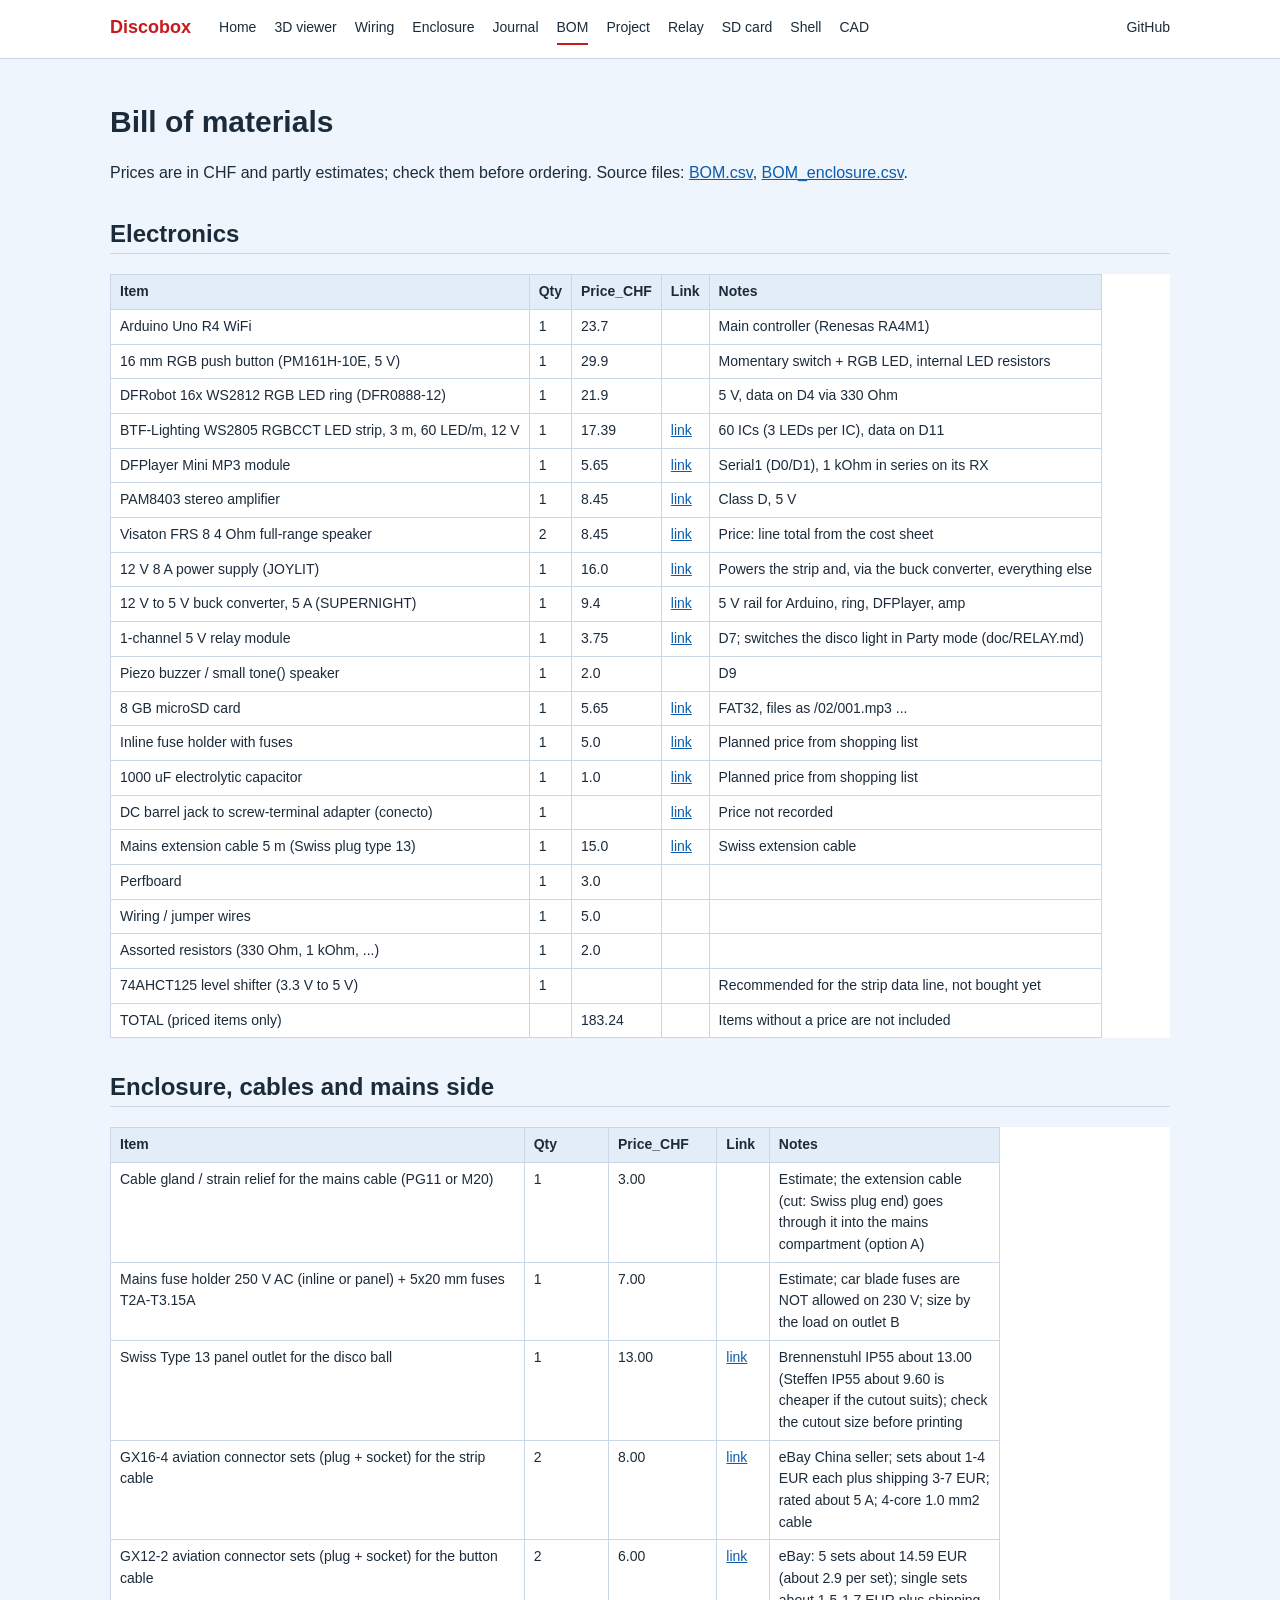
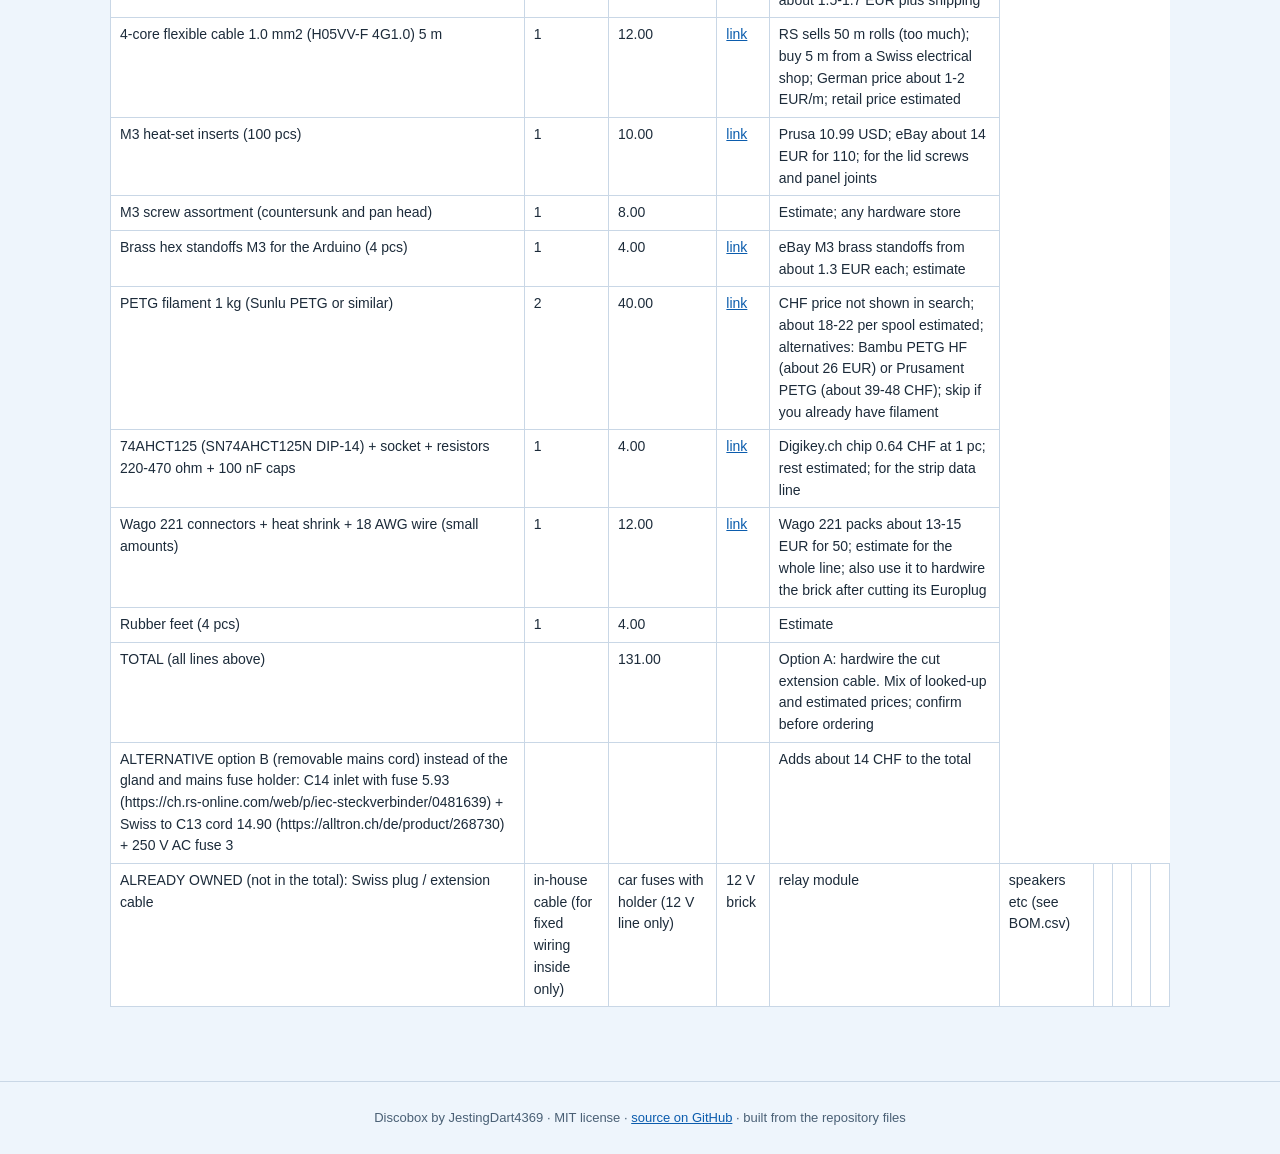
<file: docs/bom.html>
<!DOCTYPE html><html lang="en"><head><meta charset="utf-8"><meta name="viewport" content="width=device-width, initial-scale=1">
<title>Bill of materials · Discobox</title><link rel="stylesheet" href="style.css"></head><body>
<header><nav><a class="brand" href="index.html">Discobox</a><a href="index.html">Home</a><a href="3d/index.html">3D viewer</a><a href="wiring/index.html">Wiring</a><a href="enclosure.html">Enclosure</a><a href="journal.html">Journal</a><a href="bom.html" class=on>BOM</a><a href="project.html">Project</a><a href="relay.html">Relay</a><a href="sd-card.html">SD card</a><a href="shell.html">Shell</a><a href="cad.html">CAD</a><a class="gh" href="https://github.com/JestingDart4369/Discobox">GitHub</a></nav></header>
<main class="wide"><h1>Bill of materials</h1><p>Prices are in CHF and partly estimates; check them before ordering. Source files: <a href="https://github.com/JestingDart4369/Discobox/blob/dev/BOM.csv">BOM.csv</a>, <a href="https://github.com/JestingDart4369/Discobox/blob/dev/BOM_enclosure.csv">BOM_enclosure.csv</a>.</p><h2>Electronics</h2><table><thead><tr><th>Item</th><th>Qty</th><th>Price_CHF</th><th>Link</th><th>Notes</th></tr></thead><tbody><tr><td>Arduino Uno R4 WiFi</td><td>1</td><td>23.7</td><td></td><td>Main controller (Renesas RA4M1)</td></tr><tr><td>16 mm RGB push button (PM161H-10E, 5 V)</td><td>1</td><td>29.9</td><td></td><td>Momentary switch + RGB LED, internal LED resistors</td></tr><tr><td>DFRobot 16x WS2812 RGB LED ring (DFR0888-12)</td><td>1</td><td>21.9</td><td></td><td>5 V, data on D4 via 330 Ohm</td></tr><tr><td>BTF-Lighting WS2805 RGBCCT LED strip, 3 m, 60 LED/m, 12 V</td><td>1</td><td>17.39</td><td><a href="https://www.btf-lighting.com/en-intl/products/ws2805-pixels-led-strip-light-rgbcct-5in1-60leds-m-addressable-dual-signal-3000k-6500k">link</a></td><td>60 ICs (3 LEDs per IC), data on D11</td></tr><tr><td>DFPlayer Mini MP3 module</td><td>1</td><td>5.65</td><td><a href="https://www.amazon.de/dp/B0DH2GJXMT">link</a></td><td>Serial1 (D0/D1), 1 kOhm in series on its RX</td></tr><tr><td>PAM8403 stereo amplifier</td><td>1</td><td>8.45</td><td><a href="https://www.amazon.de/dp/B09PL7QYTD">link</a></td><td>Class D, 5 V</td></tr><tr><td>Visaton FRS 8 4 Ohm full-range speaker</td><td>2</td><td>8.45</td><td><a href="https://www.amazon.de/dp/B003A6A9IY">link</a></td><td>Price: line total from the cost sheet</td></tr><tr><td>12 V 8 A power supply (JOYLIT)</td><td>1</td><td>16.0</td><td><a href="https://www.amazon.de/dp/B06ZXW91J7">link</a></td><td>Powers the strip and, via the buck converter, everything else</td></tr><tr><td>12 V to 5 V buck converter, 5 A (SUPERNIGHT)</td><td>1</td><td>9.4</td><td><a href="https://www.amazon.de/dp/B079M9CHV9">link</a></td><td>5 V rail for Arduino, ring, DFPlayer, amp</td></tr><tr><td>1-channel 5 V relay module</td><td>1</td><td>3.75</td><td><a href="https://www.amazon.de/dp/B01CQ10YXI">link</a></td><td>D7; switches the disco light in Party mode (doc/RELAY.md)</td></tr><tr><td>Piezo buzzer / small tone() speaker</td><td>1</td><td>2.0</td><td></td><td>D9</td></tr><tr><td>8 GB microSD card</td><td>1</td><td>5.65</td><td><a href="https://www.amazon.de/dp/B008RDCCFS">link</a></td><td>FAT32, files as /02/001.mp3 ...</td></tr><tr><td>Inline fuse holder with fuses</td><td>1</td><td>5.0</td><td><a href="https://www.amazon.de/dp/B0838YMK8F">link</a></td><td>Planned price from shopping list</td></tr><tr><td>1000 uF electrolytic capacitor</td><td>1</td><td>1.0</td><td><a href="https://www.amazon.de/dp/B0B395BFSW">link</a></td><td>Planned price from shopping list</td></tr><tr><td>DC barrel jack to screw-terminal adapter (conecto)</td><td>1</td><td></td><td><a href="https://www.amazon.de/dp/B07D62QFWF">link</a></td><td>Price not recorded</td></tr><tr><td>Mains extension cable 5 m (Swiss plug type 13)</td><td>1</td><td>15.0</td><td><a href="https://www.galaxus.ch/en/s4/product/steffen-verlaengerungskabel-5-m-type-13-extension-cables-10912446">link</a></td><td>Swiss extension cable</td></tr><tr><td>Perfboard</td><td>1</td><td>3.0</td><td></td><td></td></tr><tr><td>Wiring / jumper wires</td><td>1</td><td>5.0</td><td></td><td></td></tr><tr><td>Assorted resistors (330 Ohm, 1 kOhm, ...)</td><td>1</td><td>2.0</td><td></td><td></td></tr><tr><td>74AHCT125 level shifter (3.3 V to 5 V)</td><td>1</td><td></td><td></td><td>Recommended for the strip data line, not bought yet</td></tr><tr><td>TOTAL (priced items only)</td><td></td><td>183.24</td><td></td><td>Items without a price are not included</td></tr></tbody></table><h2>Enclosure, cables and mains side</h2><table><thead><tr><th>Item</th><th>Qty</th><th>Price_CHF</th><th>Link</th><th>Notes</th></tr></thead><tbody><tr><td>Cable gland / strain relief for the mains cable (PG11 or M20)</td><td>1</td><td>3.00</td><td></td><td>Estimate; the extension cable (cut: Swiss plug end) goes through it into the mains compartment (option A)</td></tr><tr><td>Mains fuse holder 250 V AC (inline or panel) + 5x20 mm fuses T2A-T3.15A</td><td>1</td><td>7.00</td><td></td><td>Estimate; car blade fuses are NOT allowed on 230 V; size by the load on outlet B</td></tr><tr><td>Swiss Type 13 panel outlet for the disco ball</td><td>1</td><td>13.00</td><td><a href="https://alltron.ch/de/product/1135733">link</a></td><td>Brennenstuhl IP55 about 13.00 (Steffen IP55 about 9.60 is cheaper if the cutout suits); check the cutout size before printing</td></tr><tr><td>GX16-4 aviation connector sets (plug + socket) for the strip cable</td><td>2</td><td>8.00</td><td><a href="https://www.ebay.de/itm/267365568974">link</a></td><td>eBay China seller; sets about 1-4 EUR each plus shipping 3-7 EUR; rated about 5 A; 4-core 1.0 mm2 cable</td></tr><tr><td>GX12-2 aviation connector sets (plug + socket) for the button cable</td><td>2</td><td>6.00</td><td><a href="https://www.ebay.de/itm/372910768698">link</a></td><td>eBay: 5 sets about 14.59 EUR (about 2.9 per set); single sets about 1.5-1.7 EUR plus shipping</td></tr><tr><td>4-core flexible cable 1.0 mm2 (H05VV-F 4G1.0) 5 m</td><td>1</td><td>12.00</td><td><a href="https://ch.rs-online.com/web/p/netzkabel/0606157">link</a></td><td>RS sells 50 m rolls (too much); buy 5 m from a Swiss electrical shop; German price about 1-2 EUR/m; retail price estimated</td></tr><tr><td>M3 heat-set inserts (100 pcs)</td><td>1</td><td>10.00</td><td><a href="https://www.prusa3d.com/en/product/threaded-inserts-m3-standard-100-pcs/">link</a></td><td>Prusa 10.99 USD; eBay about 14 EUR for 110; for the lid screws and panel joints</td></tr><tr><td>M3 screw assortment (countersunk and pan head)</td><td>1</td><td>8.00</td><td></td><td>Estimate; any hardware store</td></tr><tr><td>Brass hex standoffs M3 for the Arduino (4 pcs)</td><td>1</td><td>4.00</td><td><a href="https://www.ebay.de/itm/304007057894">link</a></td><td>eBay M3 brass standoffs from about 1.3 EUR each; estimate</td></tr><tr><td>PETG filament 1 kg (Sunlu PETG or similar)</td><td>2</td><td>40.00</td><td><a href="https://www.digitec.ch/en/s1/product/sunlu-petg-filament-175mm-1kg-petg-175-mm-1000-g-3d-printer-filament-44733481">link</a></td><td>CHF price not shown in search; about 18-22 per spool estimated; alternatives: Bambu PETG HF (about 26 EUR) or Prusament PETG (about 39-48 CHF); skip if you already have filament</td></tr><tr><td>74AHCT125 (SN74AHCT125N DIP-14) + socket + resistors 220-470 ohm + 100 nF caps</td><td>1</td><td>4.00</td><td><a href="https://www.digikey.ch/en/products/detail/texas-instruments/SN74AHCT125N/375798">link</a></td><td>Digikey.ch chip 0.64 CHF at 1 pc; rest estimated; for the strip data line</td></tr><tr><td>Wago 221 connectors + heat shrink + 18 AWG wire (small amounts)</td><td>1</td><td>12.00</td><td><a href="https://www.hornbach.de/s/Wago%20221">link</a></td><td>Wago 221 packs about 13-15 EUR for 50; estimate for the whole line; also use it to hardwire the brick after cutting its Europlug</td></tr><tr><td>Rubber feet (4 pcs)</td><td>1</td><td>4.00</td><td></td><td>Estimate</td></tr><tr><td>TOTAL (all lines above)</td><td></td><td>131.00</td><td></td><td>Option A: hardwire the cut extension cable. Mix of looked-up and estimated prices; confirm before ordering</td></tr><tr><td>ALTERNATIVE option B (removable mains cord) instead of the gland and mains fuse holder: C14 inlet with fuse 5.93 (https://ch.rs-online.com/web/p/iec-steckverbinder/0481639) + Swiss to C13 cord 14.90 (https://alltron.ch/de/product/268730) + 250 V AC fuse 3</td><td></td><td></td><td></td><td>Adds about 14 CHF to the total</td></tr><tr><td>ALREADY OWNED (not in the total): Swiss plug / extension cable</td><td>in-house cable (for fixed wiring inside only)</td><td>car fuses with holder (12 V line only)</td><td>12 V brick</td><td>relay module</td><td>speakers etc (see BOM.csv)</td><td></td><td></td><td></td><td></td></tr></tbody></table></main>
<footer>Discobox by JestingDart4369 · MIT license · <a href="https://github.com/JestingDart4369/Discobox">source on GitHub</a> · built from the repository files</footer></body></html>
</file>
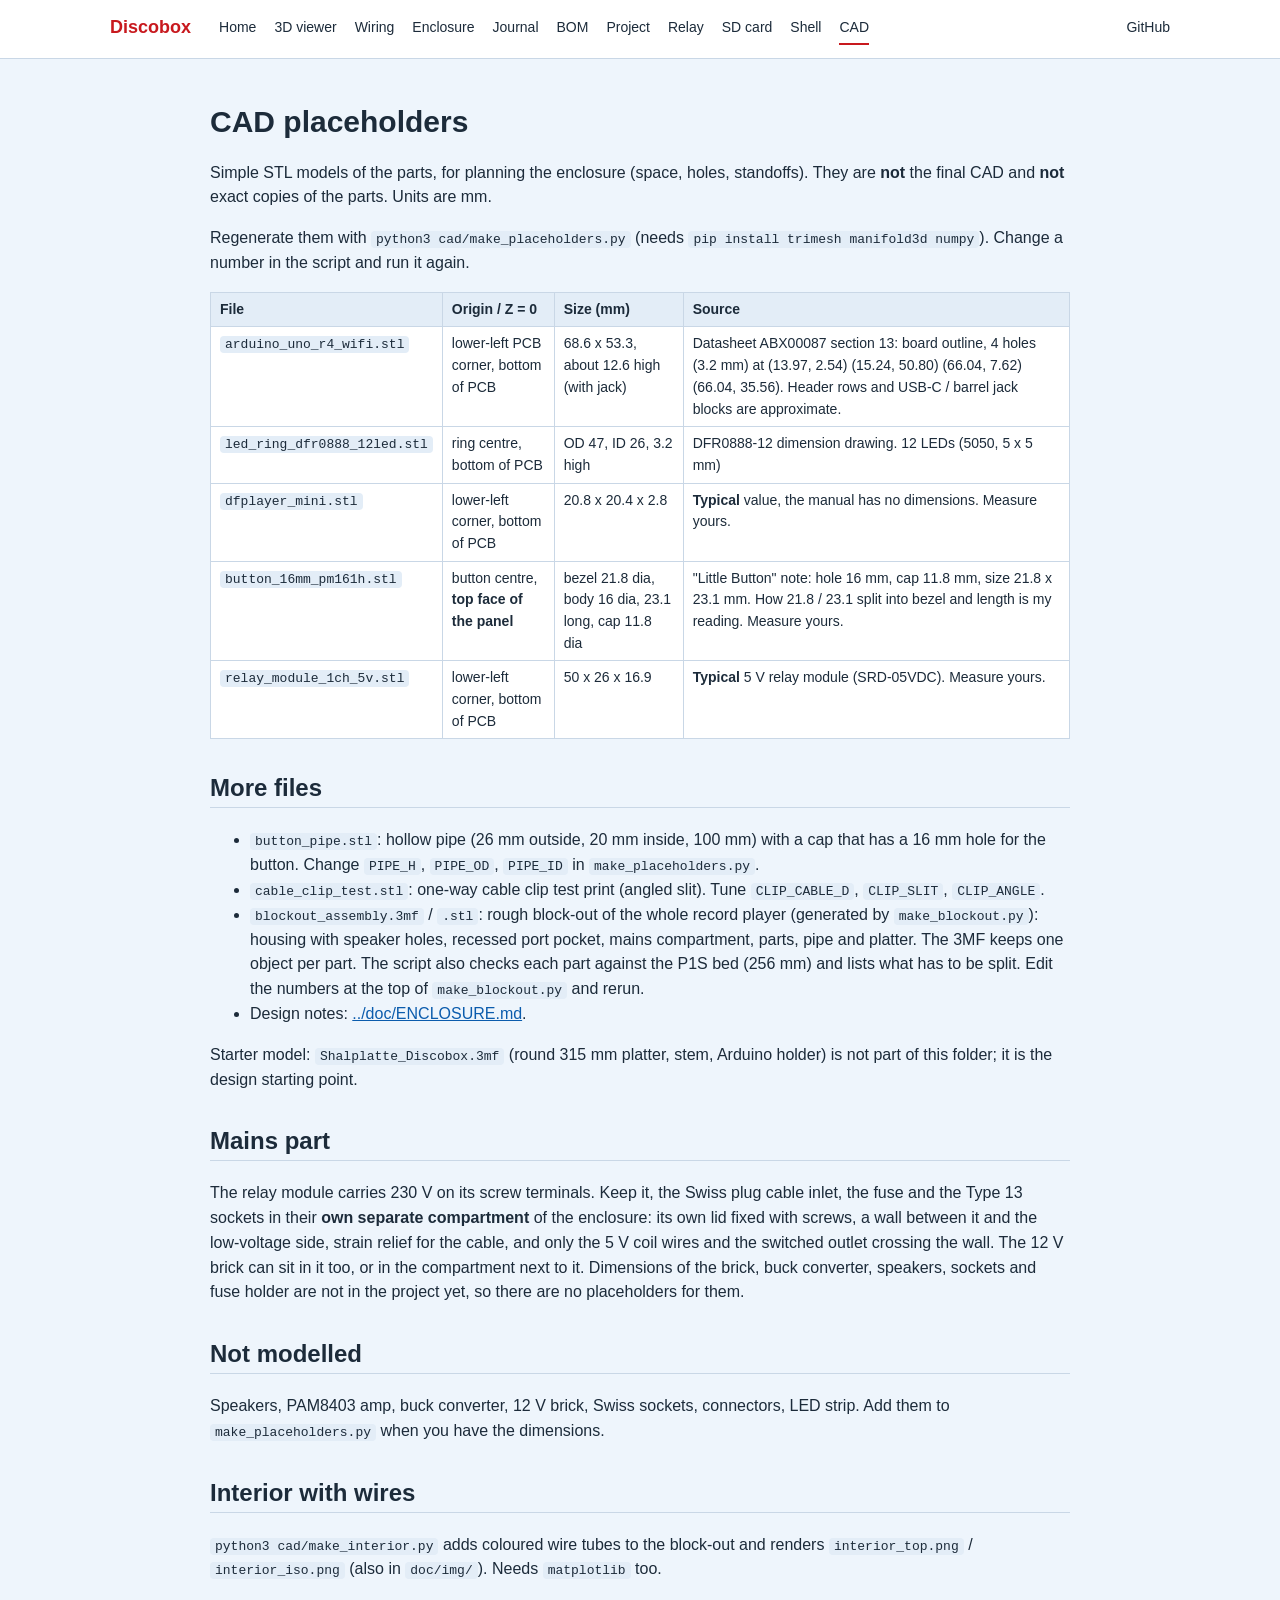
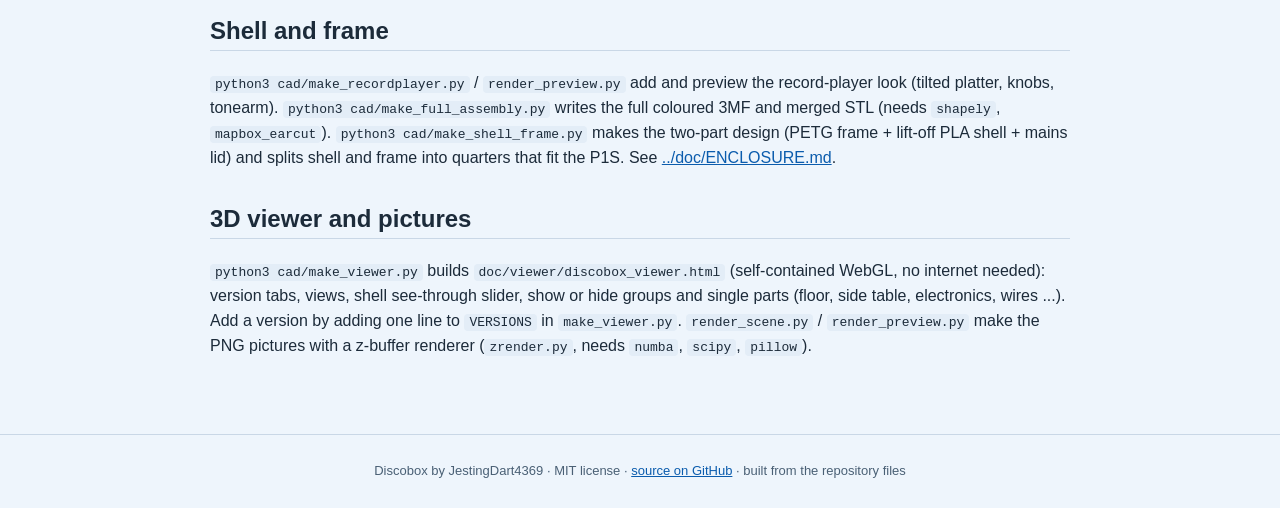
<file: docs/cad.html>
<!DOCTYPE html><html lang="en"><head><meta charset="utf-8"><meta name="viewport" content="width=device-width, initial-scale=1">
<title>CAD files · Discobox</title><link rel="stylesheet" href="style.css"></head><body>
<header><nav><a class="brand" href="index.html">Discobox</a><a href="index.html">Home</a><a href="3d/index.html">3D viewer</a><a href="wiring/index.html">Wiring</a><a href="enclosure.html">Enclosure</a><a href="journal.html">Journal</a><a href="bom.html">BOM</a><a href="project.html">Project</a><a href="relay.html">Relay</a><a href="sd-card.html">SD card</a><a href="shell.html">Shell</a><a href="cad.html" class=on>CAD</a><a class="gh" href="https://github.com/JestingDart4369/Discobox">GitHub</a></nav></header>
<main><h1 id="cad-placeholders">CAD placeholders</h1>
<p>Simple STL models of the parts, for planning the enclosure (space, holes, standoffs). They are <strong>not</strong> the final CAD and <strong>not</strong> exact copies of the parts. Units are mm.</p>
<p>Regenerate them with <code>python3 cad/make_placeholders.py</code> (needs <code>pip install trimesh manifold3d numpy</code>). Change a number in the script and run it again.</p>
<table>
<thead>
<tr>
<th>File</th>
<th>Origin / Z = 0</th>
<th>Size (mm)</th>
<th>Source</th>
</tr>
</thead>
<tbody>
<tr>
<td><code>arduino_uno_r4_wifi.stl</code></td>
<td>lower-left PCB corner, bottom of PCB</td>
<td>68.6 x 53.3, about 12.6 high (with jack)</td>
<td>Datasheet ABX00087 section 13: board outline, 4 holes (3.2 mm) at (13.97, 2.54) (15.24, 50.80) (66.04, 7.62) (66.04, 35.56). Header rows and USB-C / barrel jack blocks are approximate.</td>
</tr>
<tr>
<td><code>led_ring_dfr0888_12led.stl</code></td>
<td>ring centre, bottom of PCB</td>
<td>OD 47, ID 26, 3.2 high</td>
<td>DFR0888-12 dimension drawing. 12 LEDs (5050, 5 x 5 mm)</td>
</tr>
<tr>
<td><code>dfplayer_mini.stl</code></td>
<td>lower-left corner, bottom of PCB</td>
<td>20.8 x 20.4 x 2.8</td>
<td><strong>Typical</strong> value, the manual has no dimensions. Measure yours.</td>
</tr>
<tr>
<td><code>button_16mm_pm161h.stl</code></td>
<td>button centre, <strong>top face of the panel</strong></td>
<td>bezel 21.8 dia, body 16 dia, 23.1 long, cap 11.8 dia</td>
<td>"Little Button" note: hole 16 mm, cap 11.8 mm, size 21.8 x 23.1 mm. How 21.8 / 23.1 split into bezel and length is my reading. Measure yours.</td>
</tr>
<tr>
<td><code>relay_module_1ch_5v.stl</code></td>
<td>lower-left corner, bottom of PCB</td>
<td>50 x 26 x 16.9</td>
<td><strong>Typical</strong> 5 V relay module (SRD-05VDC). Measure yours.</td>
</tr>
</tbody>
</table>
<h2 id="more-files">More files</h2>
<ul>
<li><code>button_pipe.stl</code>: hollow pipe (26 mm outside, 20 mm inside, 100 mm) with a cap that has a 16 mm hole for the button. Change <code>PIPE_H</code>, <code>PIPE_OD</code>, <code>PIPE_ID</code> in <code>make_placeholders.py</code>.</li>
<li><code>cable_clip_test.stl</code>: one-way cable clip test print (angled slit). Tune <code>CLIP_CABLE_D</code>, <code>CLIP_SLIT</code>, <code>CLIP_ANGLE</code>.</li>
<li><code>blockout_assembly.3mf</code> / <code>.stl</code>: rough block-out of the whole record player (generated by <code>make_blockout.py</code>): housing with speaker holes, recessed port pocket, mains compartment, parts, pipe and platter. The 3MF keeps one object per part. The script also checks each part against the P1S bed (256 mm) and lists what has to be split. Edit the numbers at the top of <code>make_blockout.py</code> and rerun.</li>
<li>Design notes: <a href="enclosure.html">../doc/ENCLOSURE.md</a>.</li>
</ul>
<p>Starter model: <code>Shalplatte_Discobox.3mf</code> (round 315 mm platter, stem, Arduino holder) is not part of this folder; it is the design starting point.</p>
<h2 id="mains-part">Mains part</h2>
<p>The relay module carries 230 V on its screw terminals. Keep it, the Swiss plug cable inlet, the fuse and the Type 13 sockets in their <strong>own separate compartment</strong> of the enclosure: its own lid fixed with screws, a wall between it and the low-voltage side, strain relief for the cable, and only the 5 V coil wires and the switched outlet crossing the wall. The 12 V brick can sit in it too, or in the compartment next to it. Dimensions of the brick, buck converter, speakers, sockets and fuse holder are not in the project yet, so there are no placeholders for them.</p>
<h2 id="not-modelled">Not modelled</h2>
<p>Speakers, PAM8403 amp, buck converter, 12 V brick, Swiss sockets, connectors, LED strip. Add them to <code>make_placeholders.py</code> when you have the dimensions.</p>
<h2 id="interior-with-wires">Interior with wires</h2>
<p><code>python3 cad/make_interior.py</code> adds coloured wire tubes to the block-out and renders <code>interior_top.png</code> / <code>interior_iso.png</code> (also in <code>doc/img/</code>). Needs <code>matplotlib</code> too.</p>
<h2 id="shell-and-frame">Shell and frame</h2>
<p><code>python3 cad/make_recordplayer.py</code> / <code>render_preview.py</code> add and preview the record-player look (tilted platter, knobs, tonearm). <code>python3 cad/make_full_assembly.py</code> writes the full coloured 3MF and merged STL (needs <code>shapely</code>, <code>mapbox_earcut</code>). <code>python3 cad/make_shell_frame.py</code> makes the two-part design (PETG frame + lift-off PLA shell + mains lid) and splits shell and frame into quarters that fit the P1S. See <a href="enclosure.html">../doc/ENCLOSURE.md</a>.</p>
<h2 id="3d-viewer-and-pictures">3D viewer and pictures</h2>
<p><code>python3 cad/make_viewer.py</code> builds <code>doc/viewer/discobox_viewer.html</code> (self-contained WebGL, no internet needed): version tabs, views, shell see-through slider, show or hide groups and single parts (floor, side table, electronics, wires ...). Add a version by adding one line to <code>VERSIONS</code> in <code>make_viewer.py</code>. <code>render_scene.py</code> / <code>render_preview.py</code> make the PNG pictures with a z-buffer renderer (<code>zrender.py</code>, needs <code>numba</code>, <code>scipy</code>, <code>pillow</code>).</p></main>
<footer>Discobox by JestingDart4369 · MIT license · <a href="https://github.com/JestingDart4369/Discobox">source on GitHub</a> · built from the repository files</footer></body></html>
</file>
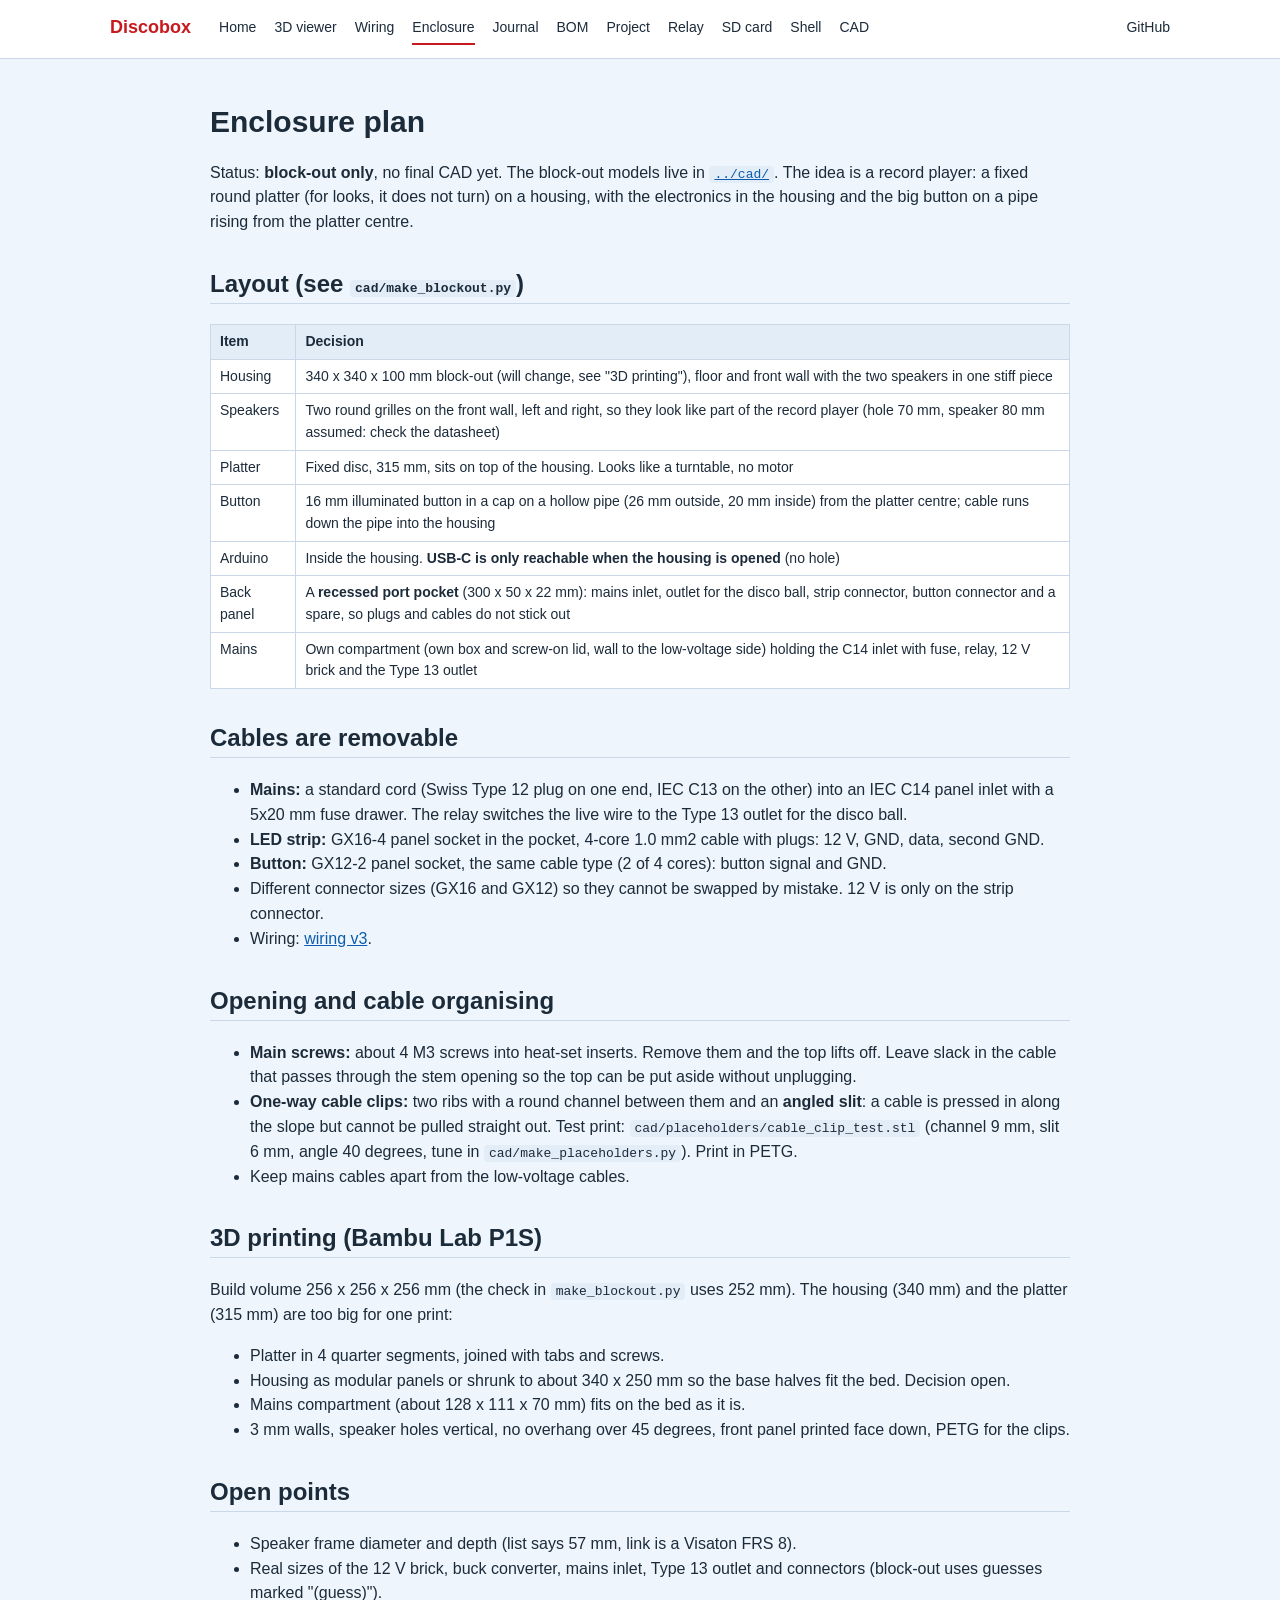
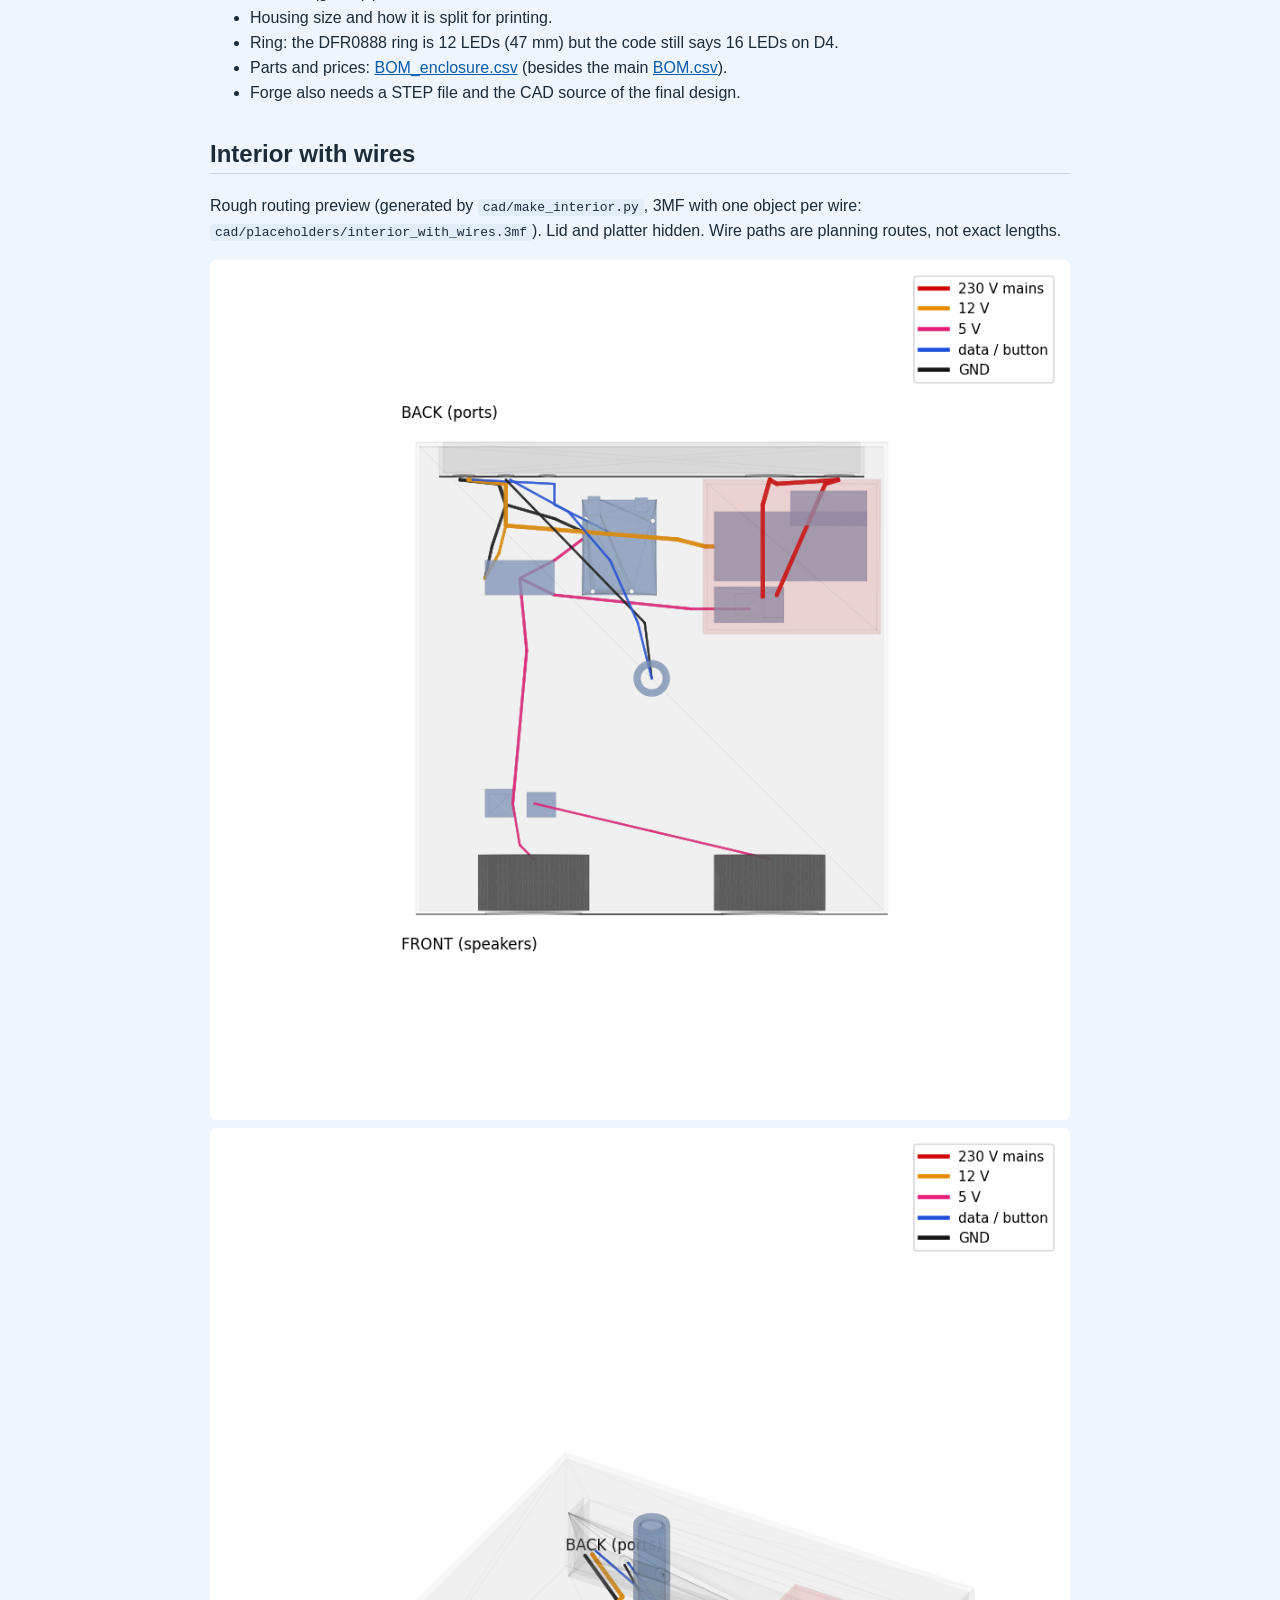
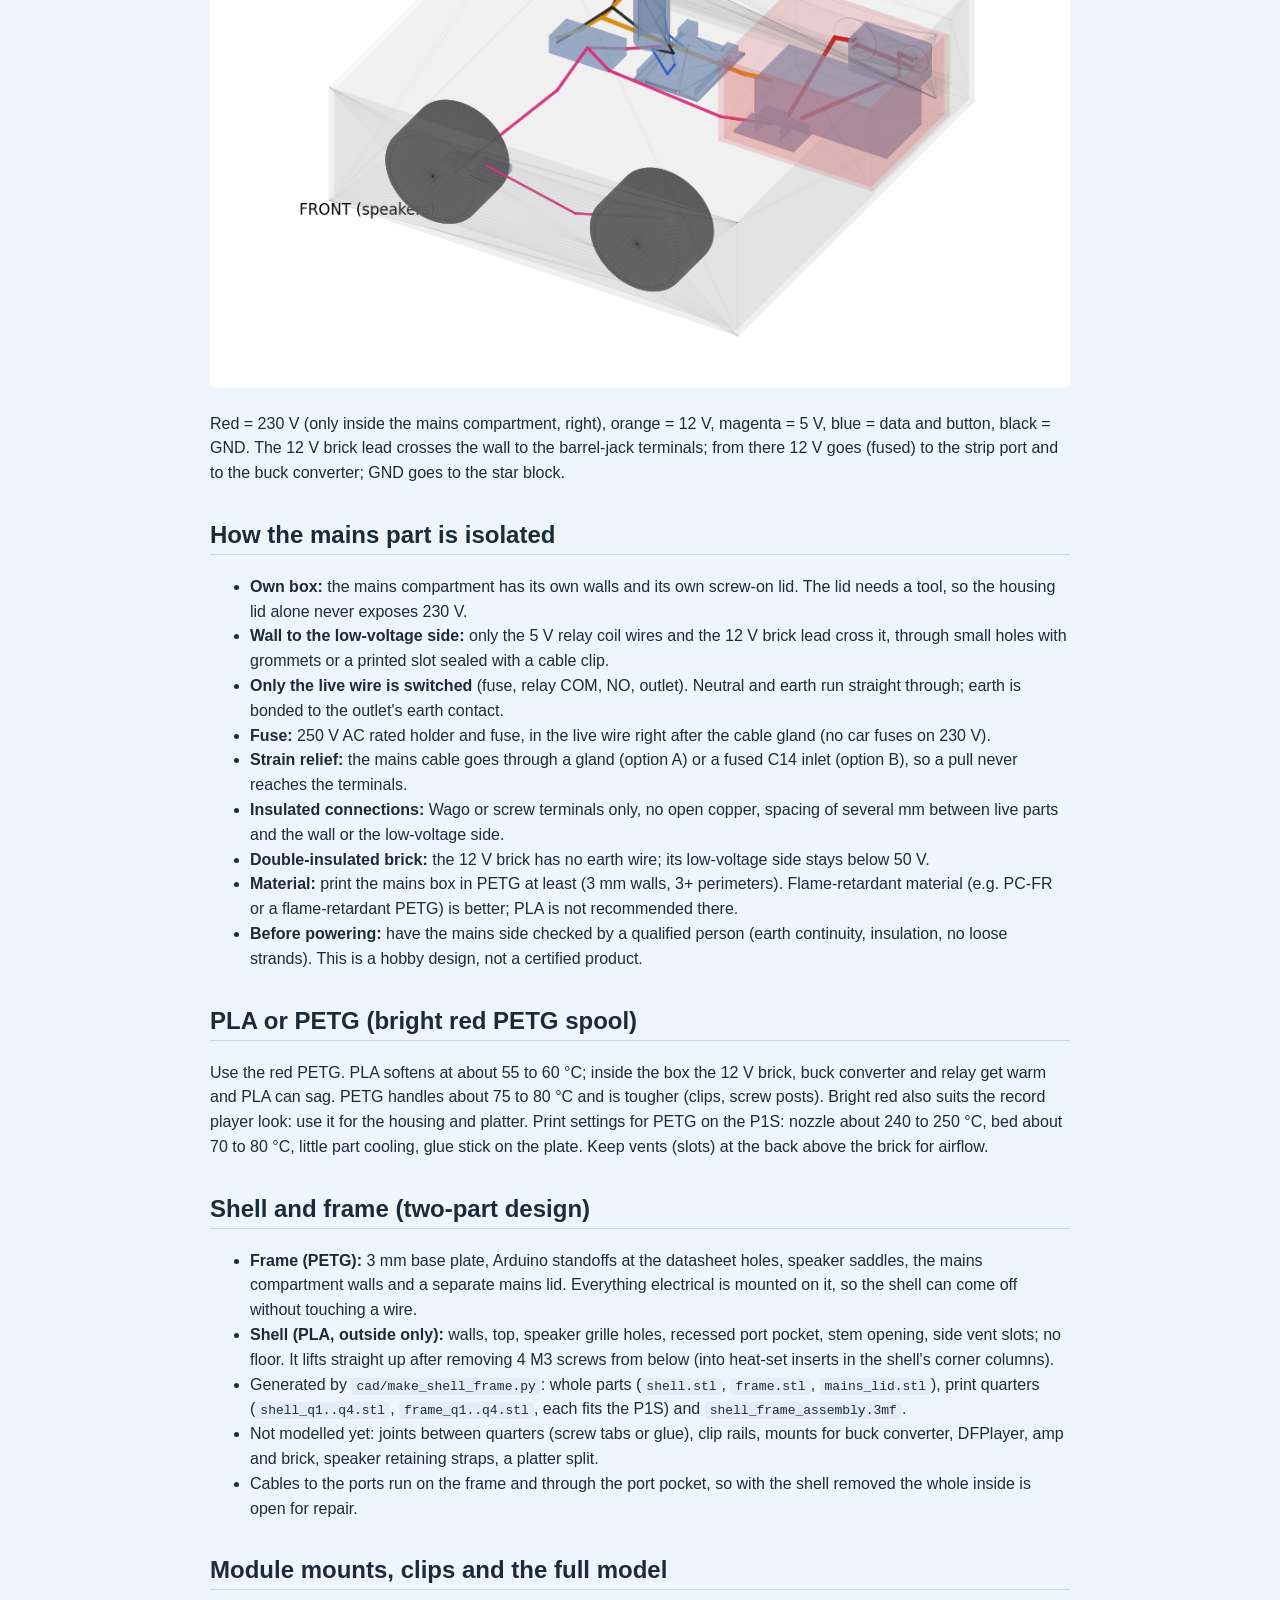
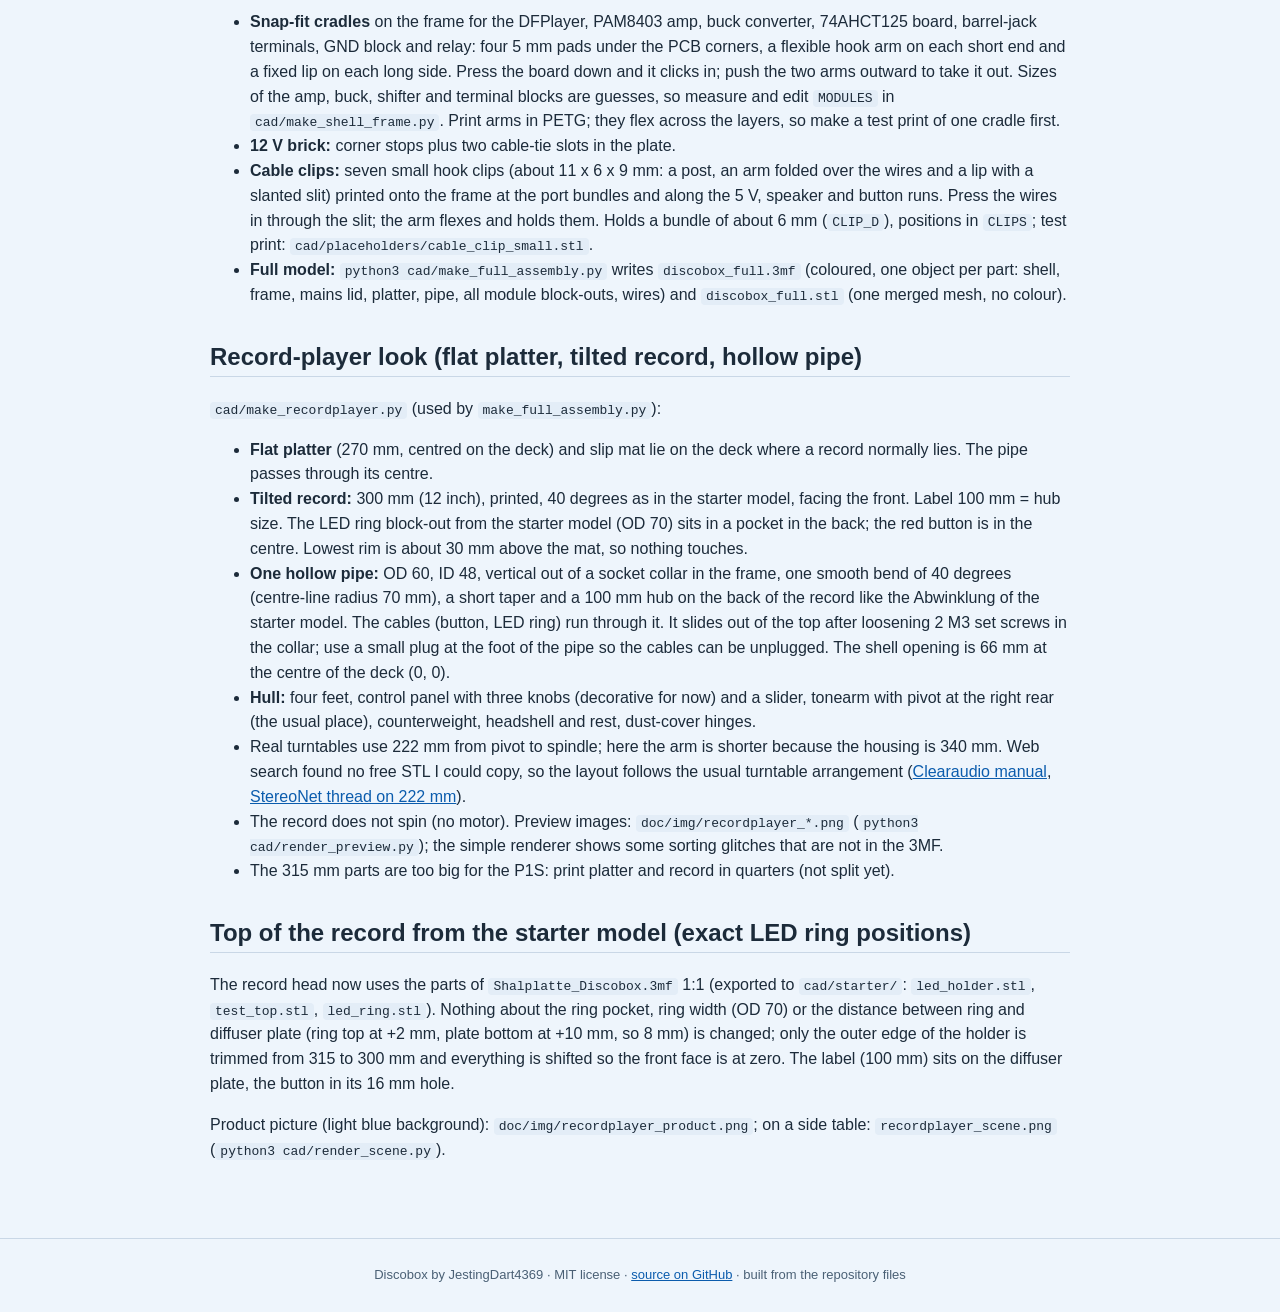
<file: docs/enclosure.html>
<!DOCTYPE html><html lang="en"><head><meta charset="utf-8"><meta name="viewport" content="width=device-width, initial-scale=1">
<title>Enclosure · Discobox</title><link rel="stylesheet" href="style.css"></head><body>
<header><nav><a class="brand" href="index.html">Discobox</a><a href="index.html">Home</a><a href="3d/index.html">3D viewer</a><a href="wiring/index.html">Wiring</a><a href="enclosure.html" class=on>Enclosure</a><a href="journal.html">Journal</a><a href="bom.html">BOM</a><a href="project.html">Project</a><a href="relay.html">Relay</a><a href="sd-card.html">SD card</a><a href="shell.html">Shell</a><a href="cad.html">CAD</a><a class="gh" href="https://github.com/JestingDart4369/Discobox">GitHub</a></nav></header>
<main><h1 id="enclosure-plan">Enclosure plan</h1>
<p>Status: <strong>block-out only</strong>, no final CAD yet. The block-out models live in <a href="cad.html"><code>../cad/</code></a>. The idea is a record player: a fixed round platter (for looks, it does not turn) on a housing, with the electronics in the housing and the big button on a pipe rising from the platter centre.</p>
<h2 id="layout-see-cadmake_blockoutpy">Layout (see <code>cad/make_blockout.py</code>)</h2>
<table>
<thead>
<tr>
<th>Item</th>
<th>Decision</th>
</tr>
</thead>
<tbody>
<tr>
<td>Housing</td>
<td>340 x 340 x 100 mm block-out (will change, see "3D printing"), floor and front wall with the two speakers in one stiff piece</td>
</tr>
<tr>
<td>Speakers</td>
<td>Two round grilles on the front wall, left and right, so they look like part of the record player (hole 70 mm, speaker 80 mm assumed: check the datasheet)</td>
</tr>
<tr>
<td>Platter</td>
<td>Fixed disc, 315 mm, sits on top of the housing. Looks like a turntable, no motor</td>
</tr>
<tr>
<td>Button</td>
<td>16 mm illuminated button in a cap on a hollow pipe (26 mm outside, 20 mm inside) from the platter centre; cable runs down the pipe into the housing</td>
</tr>
<tr>
<td>Arduino</td>
<td>Inside the housing. <strong>USB-C is only reachable when the housing is opened</strong> (no hole)</td>
</tr>
<tr>
<td>Back panel</td>
<td>A <strong>recessed port pocket</strong> (300 x 50 x 22 mm): mains inlet, outlet for the disco ball, strip connector, button connector and a spare, so plugs and cables do not stick out</td>
</tr>
<tr>
<td>Mains</td>
<td>Own compartment (own box and screw-on lid, wall to the low-voltage side) holding the C14 inlet with fuse, relay, 12 V brick and the Type 13 outlet</td>
</tr>
</tbody>
</table>
<h2 id="cables-are-removable">Cables are removable</h2>
<ul>
<li><strong>Mains:</strong> a standard cord (Swiss Type 12 plug on one end, IEC C13 on the other) into an IEC C14 panel inlet with a 5x20 mm fuse drawer. The relay switches the live wire to the Type 13 outlet for the disco ball.</li>
<li><strong>LED strip:</strong> GX16-4 panel socket in the pocket, 4-core 1.0 mm2 cable with plugs: 12 V, GND, data, second GND.</li>
<li><strong>Button:</strong> GX12-2 panel socket, the same cable type (2 of 4 cores): button signal and GND.</li>
<li>Different connector sizes (GX16 and GX12) so they cannot be swapped by mistake. 12 V is only on the strip connector.</li>
<li>Wiring: <a href="wiring/index.html">wiring v3</a>.</li>
</ul>
<h2 id="opening-and-cable-organising">Opening and cable organising</h2>
<ul>
<li><strong>Main screws:</strong> about 4 M3 screws into heat-set inserts. Remove them and the top lifts off. Leave slack in the cable that passes through the stem opening so the top can be put aside without unplugging.</li>
<li><strong>One-way cable clips:</strong> two ribs with a round channel between them and an <strong>angled slit</strong>: a cable is pressed in along the slope but cannot be pulled straight out. Test print: <code>cad/placeholders/cable_clip_test.stl</code> (channel 9 mm, slit 6 mm, angle 40 degrees, tune in <code>cad/make_placeholders.py</code>). Print in PETG.</li>
<li>Keep mains cables apart from the low-voltage cables.</li>
</ul>
<h2 id="3d-printing-bambu-lab-p1s">3D printing (Bambu Lab P1S)</h2>
<p>Build volume 256 x 256 x 256 mm (the check in <code>make_blockout.py</code> uses 252 mm). The housing (340 mm) and the platter (315 mm) are too big for one print:</p>
<ul>
<li>Platter in 4 quarter segments, joined with tabs and screws.</li>
<li>Housing as modular panels or shrunk to about 340 x 250 mm so the base halves fit the bed. Decision open.</li>
<li>Mains compartment (about 128 x 111 x 70 mm) fits on the bed as it is.</li>
<li>3 mm walls, speaker holes vertical, no overhang over 45 degrees, front panel printed face down, PETG for the clips.</li>
</ul>
<h2 id="open-points">Open points</h2>
<ul>
<li>Speaker frame diameter and depth (list says 57 mm, link is a Visaton FRS 8).</li>
<li>Real sizes of the 12 V brick, buck converter, mains inlet, Type 13 outlet and connectors (block-out uses guesses marked "(guess)").</li>
<li>Housing size and how it is split for printing.</li>
<li>Ring: the DFR0888 ring is 12 LEDs (47 mm) but the code still says 16 LEDs on D4.</li>
<li>Parts and prices: <a href="bom.html">BOM_enclosure.csv</a> (besides the main <a href="bom.html">BOM.csv</a>).</li>
<li>Forge also needs a STEP file and the CAD source of the final design.</li>
</ul>
<h2 id="interior-with-wires">Interior with wires</h2>
<p>Rough routing preview (generated by <code>cad/make_interior.py</code>, 3MF with one object per wire: <code>cad/placeholders/interior_with_wires.3mf</code>). Lid and platter hidden. Wire paths are planning routes, not exact lengths.</p>
<p><img alt="Top view" src="img/interior_top.png" />
<img alt="Isometric view" src="img/interior_iso.png" /></p>
<p>Red = 230 V (only inside the mains compartment, right), orange = 12 V, magenta = 5 V, blue = data and button, black = GND. The 12 V brick lead crosses the wall to the barrel-jack terminals; from there 12 V goes (fused) to the strip port and to the buck converter; GND goes to the star block.</p>
<h2 id="how-the-mains-part-is-isolated">How the mains part is isolated</h2>
<ul>
<li><strong>Own box:</strong> the mains compartment has its own walls and its own screw-on lid. The lid needs a tool, so the housing lid alone never exposes 230 V.</li>
<li><strong>Wall to the low-voltage side:</strong> only the 5 V relay coil wires and the 12 V brick lead cross it, through small holes with grommets or a printed slot sealed with a cable clip.</li>
<li><strong>Only the live wire is switched</strong> (fuse, relay COM, NO, outlet). Neutral and earth run straight through; earth is bonded to the outlet's earth contact.</li>
<li><strong>Fuse:</strong> 250 V AC rated holder and fuse, in the live wire right after the cable gland (no car fuses on 230 V).</li>
<li><strong>Strain relief:</strong> the mains cable goes through a gland (option A) or a fused C14 inlet (option B), so a pull never reaches the terminals.</li>
<li><strong>Insulated connections:</strong> Wago or screw terminals only, no open copper, spacing of several mm between live parts and the wall or the low-voltage side.</li>
<li><strong>Double-insulated brick:</strong> the 12 V brick has no earth wire; its low-voltage side stays below 50 V.</li>
<li><strong>Material:</strong> print the mains box in PETG at least (3 mm walls, 3+ perimeters). Flame-retardant material (e.g. PC-FR or a flame-retardant PETG) is better; PLA is not recommended there.</li>
<li><strong>Before powering:</strong> have the mains side checked by a qualified person (earth continuity, insulation, no loose strands). This is a hobby design, not a certified product.</li>
</ul>
<h2 id="pla-or-petg-bright-red-petg-spool">PLA or PETG (bright red PETG spool)</h2>
<p>Use the red PETG. PLA softens at about 55 to 60 °C; inside the box the 12 V brick, buck converter and relay get warm and PLA can sag. PETG handles about 75 to 80 °C and is tougher (clips, screw posts). Bright red also suits the record player look: use it for the housing and platter. Print settings for PETG on the P1S: nozzle about 240 to 250 °C, bed about 70 to 80 °C, little part cooling, glue stick on the plate. Keep vents (slots) at the back above the brick for airflow.</p>
<h2 id="shell-and-frame-two-part-design">Shell and frame (two-part design)</h2>
<ul>
<li><strong>Frame (PETG):</strong> 3 mm base plate, Arduino standoffs at the datasheet holes, speaker saddles, the mains compartment walls and a separate mains lid. Everything electrical is mounted on it, so the shell can come off without touching a wire.</li>
<li><strong>Shell (PLA, outside only):</strong> walls, top, speaker grille holes, recessed port pocket, stem opening, side vent slots; no floor. It lifts straight up after removing 4 M3 screws from below (into heat-set inserts in the shell's corner columns).</li>
<li>Generated by <code>cad/make_shell_frame.py</code>: whole parts (<code>shell.stl</code>, <code>frame.stl</code>, <code>mains_lid.stl</code>), print quarters (<code>shell_q1..q4.stl</code>, <code>frame_q1..q4.stl</code>, each fits the P1S) and <code>shell_frame_assembly.3mf</code>.</li>
<li>Not modelled yet: joints between quarters (screw tabs or glue), clip rails, mounts for buck converter, DFPlayer, amp and brick, speaker retaining straps, a platter split.</li>
<li>Cables to the ports run on the frame and through the port pocket, so with the shell removed the whole inside is open for repair.</li>
</ul>
<h2 id="module-mounts-clips-and-the-full-model">Module mounts, clips and the full model</h2>
<ul>
<li><strong>Snap-fit cradles</strong> on the frame for the DFPlayer, PAM8403 amp, buck converter, 74AHCT125 board, barrel-jack terminals, GND block and relay: four 5 mm pads under the PCB corners, a flexible hook arm on each short end and a fixed lip on each long side. Press the board down and it clicks in; push the two arms outward to take it out. Sizes of the amp, buck, shifter and terminal blocks are guesses, so measure and edit <code>MODULES</code> in <code>cad/make_shell_frame.py</code>. Print arms in PETG; they flex across the layers, so make a test print of one cradle first.</li>
<li><strong>12 V brick:</strong> corner stops plus two cable-tie slots in the plate.</li>
<li><strong>Cable clips:</strong> seven small hook clips (about 11 x 6 x 9 mm: a post, an arm folded over the wires and a lip with a slanted slit) printed onto the frame at the port bundles and along the 5 V, speaker and button runs. Press the wires in through the slit; the arm flexes and holds them. Holds a bundle of about 6 mm (<code>CLIP_D</code>), positions in <code>CLIPS</code>; test print: <code>cad/placeholders/cable_clip_small.stl</code>.</li>
<li><strong>Full model:</strong> <code>python3 cad/make_full_assembly.py</code> writes <code>discobox_full.3mf</code> (coloured, one object per part: shell, frame, mains lid, platter, pipe, all module block-outs, wires) and <code>discobox_full.stl</code> (one merged mesh, no colour).</li>
</ul>
<h2 id="record-player-look-flat-platter-tilted-record-hollow-pipe">Record-player look (flat platter, tilted record, hollow pipe)</h2>
<p><code>cad/make_recordplayer.py</code> (used by <code>make_full_assembly.py</code>):</p>
<ul>
<li><strong>Flat platter</strong> (270 mm, centred on the deck) and slip mat lie on the deck where a record normally lies. The pipe passes through its centre.</li>
<li><strong>Tilted record:</strong> 300 mm (12 inch), printed, 40 degrees as in the starter model, facing the front. Label 100 mm = hub size. The LED ring block-out from the starter model (OD 70) sits in a pocket in the back; the red button is in the centre. Lowest rim is about 30 mm above the mat, so nothing touches.</li>
<li><strong>One hollow pipe:</strong> OD 60, ID 48, vertical out of a socket collar in the frame, one smooth bend of 40 degrees (centre-line radius 70 mm), a short taper and a 100 mm hub on the back of the record like the Abwinklung of the starter model. The cables (button, LED ring) run through it. It slides out of the top after loosening 2 M3 set screws in the collar; use a small plug at the foot of the pipe so the cables can be unplugged. The shell opening is 66 mm at the centre of the deck (0, 0).</li>
<li><strong>Hull:</strong> four feet, control panel with three knobs (decorative for now) and a slider, tonearm with pivot at the right rear (the usual place), counterweight, headshell and rest, dust-cover hinges.</li>
<li>Real turntables use 222 mm from pivot to spindle; here the arm is shorter because the housing is 340 mm. Web search found no free STL I could copy, so the layout follows the usual turntable arrangement (<a href="https://www.manualslib.de/manual/229567/Clearaudio-Tracer.html?page=6">Clearaudio manual</a>, <a href="https://www.stereonet.com/forums/topic/61437-rega-spindle-to-pivot-distance/">StereoNet thread on 222 mm</a>).</li>
<li>The record does not spin (no motor). Preview images: <code>doc/img/recordplayer_*.png</code> (<code>python3 cad/render_preview.py</code>); the simple renderer shows some sorting glitches that are not in the 3MF.</li>
<li>The 315 mm parts are too big for the P1S: print platter and record in quarters (not split yet).</li>
</ul>
<h2 id="top-of-the-record-from-the-starter-model-exact-led-ring-positions">Top of the record from the starter model (exact LED ring positions)</h2>
<p>The record head now uses the parts of <code>Shalplatte_Discobox.3mf</code> 1:1 (exported to <code>cad/starter/</code>: <code>led_holder.stl</code>, <code>test_top.stl</code>, <code>led_ring.stl</code>). Nothing about the ring pocket, ring width (OD 70) or the distance between ring and diffuser plate (ring top at +2 mm, plate bottom at +10 mm, so 8 mm) is changed; only the outer edge of the holder is trimmed from 315 to 300 mm and everything is shifted so the front face is at zero. The label (100 mm) sits on the diffuser plate, the button in its 16 mm hole.</p>
<p>Product picture (light blue background): <code>doc/img/recordplayer_product.png</code>; on a side table: <code>recordplayer_scene.png</code> (<code>python3 cad/render_scene.py</code>).</p></main>
<footer>Discobox by JestingDart4369 · MIT license · <a href="https://github.com/JestingDart4369/Discobox">source on GitHub</a> · built from the repository files</footer></body></html>
</file>
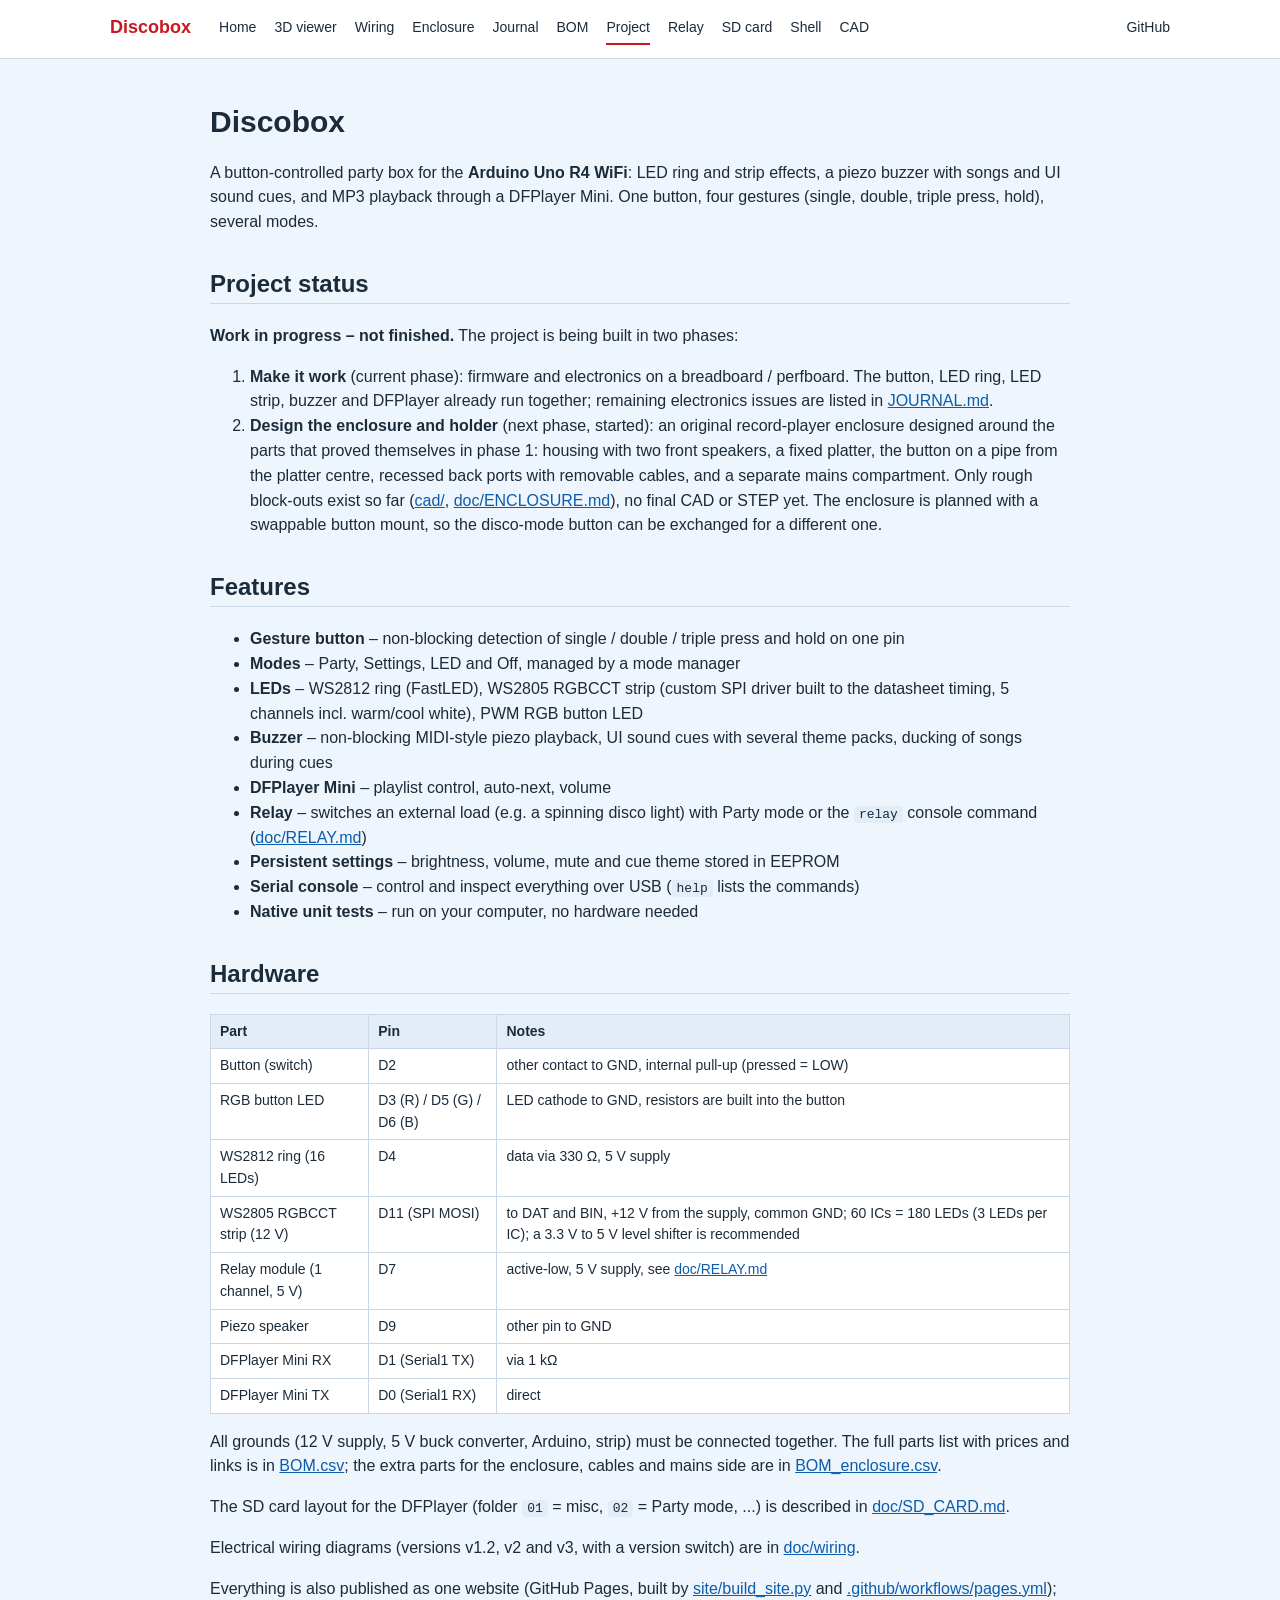
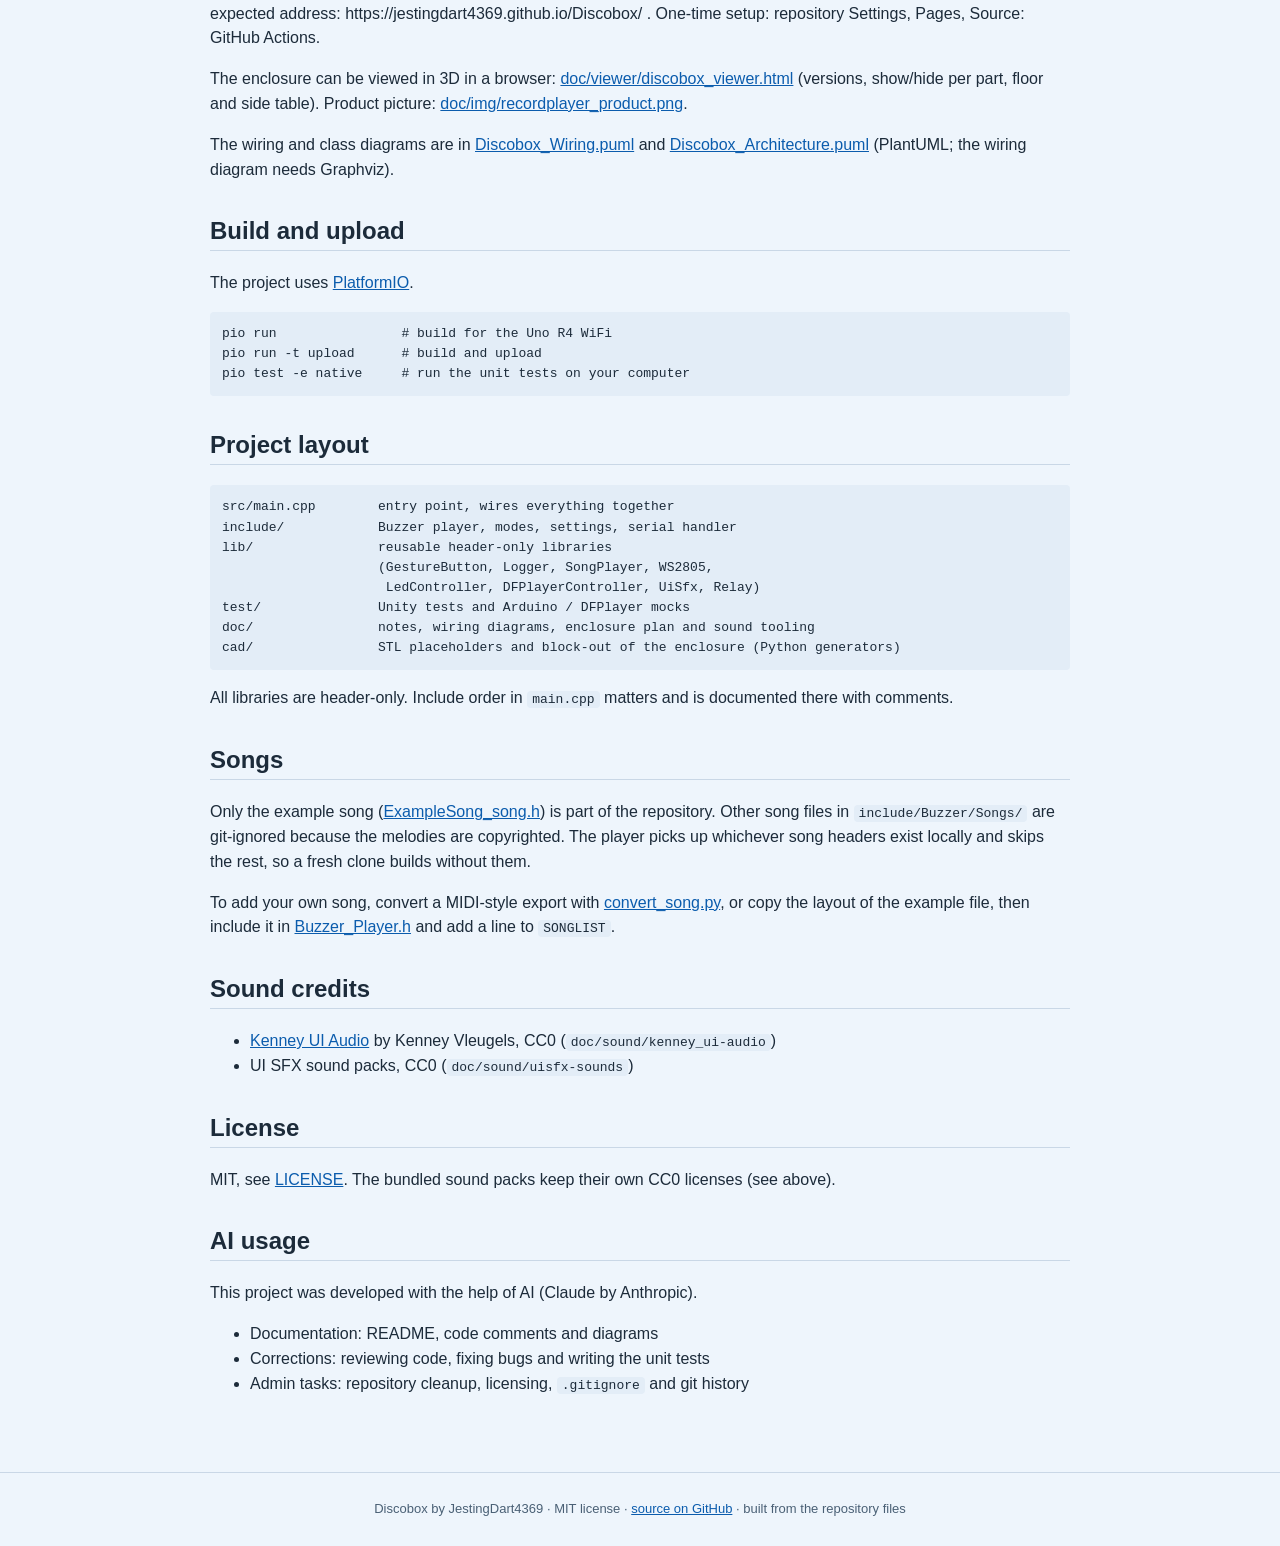
<file: docs/project.html>
<!DOCTYPE html><html lang="en"><head><meta charset="utf-8"><meta name="viewport" content="width=device-width, initial-scale=1">
<title>Project · Discobox</title><link rel="stylesheet" href="style.css"></head><body>
<header><nav><a class="brand" href="index.html">Discobox</a><a href="index.html">Home</a><a href="3d/index.html">3D viewer</a><a href="wiring/index.html">Wiring</a><a href="enclosure.html">Enclosure</a><a href="journal.html">Journal</a><a href="bom.html">BOM</a><a href="project.html" class=on>Project</a><a href="relay.html">Relay</a><a href="sd-card.html">SD card</a><a href="shell.html">Shell</a><a href="cad.html">CAD</a><a class="gh" href="https://github.com/JestingDart4369/Discobox">GitHub</a></nav></header>
<main><h1 id="discobox">Discobox</h1>
<p>A button-controlled party box for the <strong>Arduino Uno R4 WiFi</strong>: LED ring and strip effects, a piezo buzzer with songs and UI sound cues, and MP3 playback through a DFPlayer Mini. One button, four gestures (single, double, triple press, hold), several modes.</p>
<h2 id="project-status">Project status</h2>
<p><strong>Work in progress – not finished.</strong> The project is being built in two phases:</p>
<ol>
<li><strong>Make it work</strong> (current phase): firmware and electronics on a breadboard / perfboard. The button, LED ring, LED strip, buzzer and DFPlayer already run together; remaining electronics issues are listed in <a href="journal.html">JOURNAL.md</a>.</li>
<li><strong>Design the enclosure and holder</strong> (next phase, started): an original record-player enclosure designed around the parts that proved themselves in phase 1: housing with two front speakers, a fixed platter, the button on a pipe from the platter centre, recessed back ports with removable cables, and a separate mains compartment. Only rough block-outs exist so far (<a href="cad.html">cad/</a>, <a href="enclosure.html">doc/ENCLOSURE.md</a>), no final CAD or STEP yet. The enclosure is planned with a swappable button mount, so the disco-mode button can be exchanged for a different one.</li>
</ol>
<h2 id="features">Features</h2>
<ul>
<li><strong>Gesture button</strong> – non-blocking detection of single / double / triple press and hold on one pin</li>
<li><strong>Modes</strong> – Party, Settings, LED and Off, managed by a mode manager</li>
<li><strong>LEDs</strong> – WS2812 ring (FastLED), WS2805 RGBCCT strip (custom SPI driver built to the datasheet timing, 5 channels incl. warm/cool white), PWM RGB button LED</li>
<li><strong>Buzzer</strong> – non-blocking MIDI-style piezo playback, UI sound cues with several theme packs, ducking of songs during cues</li>
<li><strong>DFPlayer Mini</strong> – playlist control, auto-next, volume</li>
<li><strong>Relay</strong> – switches an external load (e.g. a spinning disco light) with Party mode or the <code>relay</code> console command (<a href="relay.html">doc/RELAY.md</a>)</li>
<li><strong>Persistent settings</strong> – brightness, volume, mute and cue theme stored in EEPROM</li>
<li><strong>Serial console</strong> – control and inspect everything over USB (<code>help</code> lists the commands)</li>
<li><strong>Native unit tests</strong> – run on your computer, no hardware needed</li>
</ul>
<h2 id="hardware">Hardware</h2>
<table>
<thead>
<tr>
<th>Part</th>
<th>Pin</th>
<th>Notes</th>
</tr>
</thead>
<tbody>
<tr>
<td>Button (switch)</td>
<td>D2</td>
<td>other contact to GND, internal pull-up (pressed = LOW)</td>
</tr>
<tr>
<td>RGB button LED</td>
<td>D3 (R) / D5 (G) / D6 (B)</td>
<td>LED cathode to GND, resistors are built into the button</td>
</tr>
<tr>
<td>WS2812 ring (16 LEDs)</td>
<td>D4</td>
<td>data via 330 Ω, 5 V supply</td>
</tr>
<tr>
<td>WS2805 RGBCCT strip (12 V)</td>
<td>D11 (SPI MOSI)</td>
<td>to DAT and BIN, +12 V from the supply, common GND; 60 ICs = 180 LEDs (3 LEDs per IC); a 3.3 V to 5 V level shifter is recommended</td>
</tr>
<tr>
<td>Relay module (1 channel, 5 V)</td>
<td>D7</td>
<td>active-low, 5 V supply, see <a href="relay.html">doc/RELAY.md</a></td>
</tr>
<tr>
<td>Piezo speaker</td>
<td>D9</td>
<td>other pin to GND</td>
</tr>
<tr>
<td>DFPlayer Mini RX</td>
<td>D1 (Serial1 TX)</td>
<td>via 1 kΩ</td>
</tr>
<tr>
<td>DFPlayer Mini TX</td>
<td>D0 (Serial1 RX)</td>
<td>direct</td>
</tr>
</tbody>
</table>
<p>All grounds (12 V supply, 5 V buck converter, Arduino, strip) must be connected together. The full parts list with prices and links is in <a href="bom.html">BOM.csv</a>; the extra parts for the enclosure, cables and mains side are in <a href="bom.html">BOM_enclosure.csv</a>.</p>
<p>The SD card layout for the DFPlayer (folder <code>01</code> = misc, <code>02</code> = Party mode, ...) is described in <a href="sd-card.html">doc/SD_CARD.md</a>.</p>
<p>Electrical wiring diagrams (versions v1.2, v2 and v3, with a version switch) are in <a href="wiring/index.html">doc/wiring</a>.</p>
<p>Everything is also published as one website (GitHub Pages, built by <a href="https://github.com/JestingDart4369/Discobox/blob/dev/site/build_site.py">site/build_site.py</a> and <a href="https://github.com/JestingDart4369/Discobox/blob/dev/.github/workflows/pages.yml">.github/workflows/pages.yml</a>); expected address: https://jestingdart4369.github.io/Discobox/ . One-time setup: repository Settings, Pages, Source: GitHub Actions.</p>
<p>The enclosure can be viewed in 3D in a browser: <a href="3d/index.html">doc/viewer/discobox_viewer.html</a> (versions, show/hide per part, floor and side table). Product picture: <a href="img/recordplayer_product.png">doc/img/recordplayer_product.png</a>.</p>
<p>The wiring and class diagrams are in <a href="https://github.com/JestingDart4369/Discobox/blob/dev/Discobox_Wiring.puml">Discobox_Wiring.puml</a> and <a href="https://github.com/JestingDart4369/Discobox/blob/dev/Discobox_Architecture.puml">Discobox_Architecture.puml</a> (PlantUML; the wiring diagram needs Graphviz).</p>
<h2 id="build-and-upload">Build and upload</h2>
<p>The project uses <a href="https://platformio.org/">PlatformIO</a>.</p>
<pre><code class="language-bash">pio run                # build for the Uno R4 WiFi
pio run -t upload      # build and upload
pio test -e native     # run the unit tests on your computer
</code></pre>
<h2 id="project-layout">Project layout</h2>
<pre><code>src/main.cpp        entry point, wires everything together
include/            Buzzer player, modes, settings, serial handler
lib/                reusable header-only libraries
                    (GestureButton, Logger, SongPlayer, WS2805,
                     LedController, DFPlayerController, UiSfx, Relay)
test/               Unity tests and Arduino / DFPlayer mocks
doc/                notes, wiring diagrams, enclosure plan and sound tooling
cad/                STL placeholders and block-out of the enclosure (Python generators)
</code></pre>
<p>All libraries are header-only. Include order in <code>main.cpp</code> matters and is documented there with comments.</p>
<h2 id="songs">Songs</h2>
<p>Only the example song (<a href="https://github.com/JestingDart4369/Discobox/blob/dev/include/Buzzer/Songs/ExampleSong_song.h">ExampleSong_song.h</a>) is part of the repository. Other song files in <code>include/Buzzer/Songs/</code> are git-ignored because the melodies are copyrighted. The player picks up whichever song headers exist locally and skips the rest, so a fresh clone builds without them.</p>
<p>To add your own song, convert a MIDI-style export with <a href="https://github.com/JestingDart4369/Discobox/blob/dev/doc/sound/songs/convert_song.py">convert_song.py</a>, or copy the layout of the example file, then include it in <a href="https://github.com/JestingDart4369/Discobox/blob/dev/include/Buzzer/Buzzer_Player.h">Buzzer_Player.h</a> and add a line to <code>SONGLIST</code>.</p>
<h2 id="sound-credits">Sound credits</h2>
<ul>
<li><a href="https://kenney.nl">Kenney UI Audio</a> by Kenney Vleugels, CC0 (<code>doc/sound/kenney_ui-audio</code>)</li>
<li>UI SFX sound packs, CC0 (<code>doc/sound/uisfx-sounds</code>)</li>
</ul>
<h2 id="license">License</h2>
<p>MIT, see <a href="https://github.com/JestingDart4369/Discobox/blob/dev/LICENSE">LICENSE</a>. The bundled sound packs keep their own CC0 licenses (see above).</p>
<h2 id="ai-usage">AI usage</h2>
<p>This project was developed with the help of AI (Claude by Anthropic).</p>
<ul>
<li>Documentation: README, code comments and diagrams</li>
<li>Corrections: reviewing code, fixing bugs and writing the unit tests</li>
<li>Admin tasks: repository cleanup, licensing, <code>.gitignore</code> and git history</li>
</ul></main>
<footer>Discobox by JestingDart4369 · MIT license · <a href="https://github.com/JestingDart4369/Discobox">source on GitHub</a> · built from the repository files</footer></body></html>
</file>
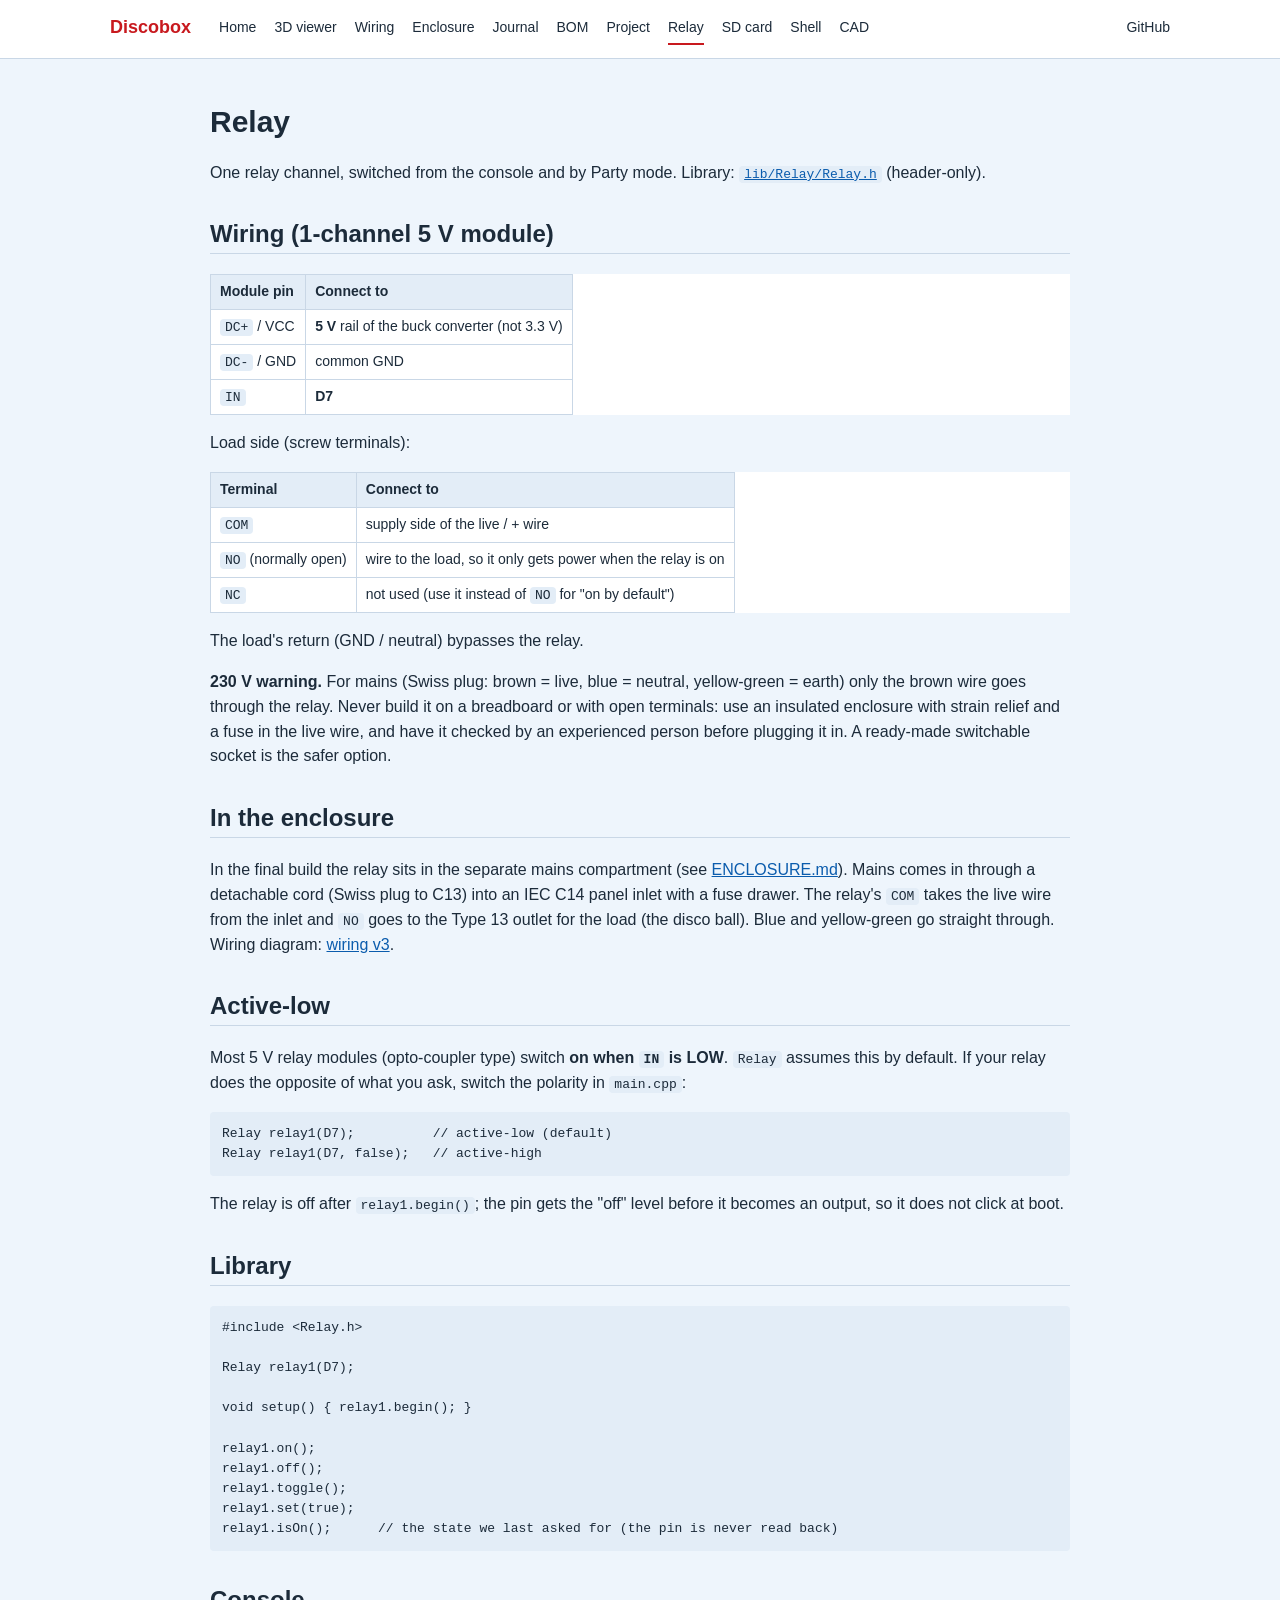
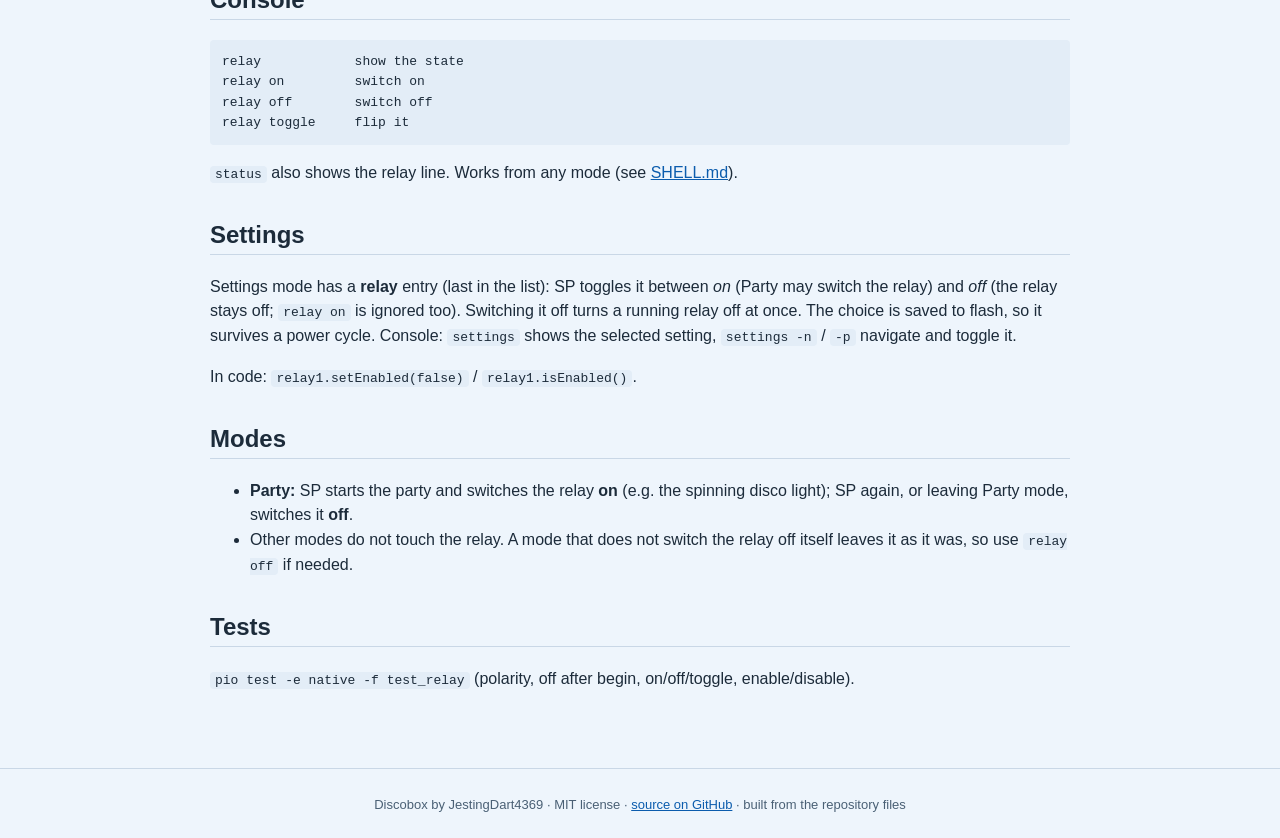
<file: docs/relay.html>
<!DOCTYPE html><html lang="en"><head><meta charset="utf-8"><meta name="viewport" content="width=device-width, initial-scale=1">
<title>Relay · Discobox</title><link rel="stylesheet" href="style.css"></head><body>
<header><nav><a class="brand" href="index.html">Discobox</a><a href="index.html">Home</a><a href="3d/index.html">3D viewer</a><a href="wiring/index.html">Wiring</a><a href="enclosure.html">Enclosure</a><a href="journal.html">Journal</a><a href="bom.html">BOM</a><a href="project.html">Project</a><a href="relay.html" class=on>Relay</a><a href="sd-card.html">SD card</a><a href="shell.html">Shell</a><a href="cad.html">CAD</a><a class="gh" href="https://github.com/JestingDart4369/Discobox">GitHub</a></nav></header>
<main><h1 id="relay">Relay</h1>
<p>One relay channel, switched from the console and by Party mode. Library: <a href="https://github.com/JestingDart4369/Discobox/blob/dev/lib/Relay/Relay.h"><code>lib/Relay/Relay.h</code></a> (header-only).</p>
<h2 id="wiring-1-channel-5-v-module">Wiring (1-channel 5 V module)</h2>
<table>
<thead>
<tr>
<th>Module pin</th>
<th>Connect to</th>
</tr>
</thead>
<tbody>
<tr>
<td><code>DC+</code> / VCC</td>
<td><strong>5 V</strong> rail of the buck converter (not 3.3 V)</td>
</tr>
<tr>
<td><code>DC-</code> / GND</td>
<td>common GND</td>
</tr>
<tr>
<td><code>IN</code></td>
<td><strong>D7</strong></td>
</tr>
</tbody>
</table>
<p>Load side (screw terminals):</p>
<table>
<thead>
<tr>
<th>Terminal</th>
<th>Connect to</th>
</tr>
</thead>
<tbody>
<tr>
<td><code>COM</code></td>
<td>supply side of the live / + wire</td>
</tr>
<tr>
<td><code>NO</code> (normally open)</td>
<td>wire to the load, so it only gets power when the relay is on</td>
</tr>
<tr>
<td><code>NC</code></td>
<td>not used (use it instead of <code>NO</code> for "on by default")</td>
</tr>
</tbody>
</table>
<p>The load's return (GND / neutral) bypasses the relay.</p>
<p><strong>230 V warning.</strong> For mains (Swiss plug: brown = live, blue = neutral, yellow-green = earth) only the brown wire goes through the relay. Never build it on a breadboard or with open terminals: use an insulated enclosure with strain relief and a fuse in the live wire, and have it checked by an experienced person before plugging it in. A ready-made switchable socket is the safer option.</p>
<h2 id="in-the-enclosure">In the enclosure</h2>
<p>In the final build the relay sits in the separate mains compartment (see <a href="enclosure.html">ENCLOSURE.md</a>). Mains comes in through a detachable cord (Swiss plug to C13) into an IEC C14 panel inlet with a fuse drawer. The relay's <code>COM</code> takes the live wire from the inlet and <code>NO</code> goes to the Type 13 outlet for the load (the disco ball). Blue and yellow-green go straight through. Wiring diagram: <a href="wiring/index.html">wiring v3</a>.</p>
<h2 id="active-low">Active-low</h2>
<p>Most 5 V relay modules (opto-coupler type) switch <strong>on when <code>IN</code> is LOW</strong>. <code>Relay</code> assumes this by default. If your relay does the opposite of what you ask, switch the polarity in <code>main.cpp</code>:</p>
<pre><code class="language-cpp">Relay relay1(D7);          // active-low (default)
Relay relay1(D7, false);   // active-high
</code></pre>
<p>The relay is off after <code>relay1.begin()</code>; the pin gets the "off" level before it becomes an output, so it does not click at boot.</p>
<h2 id="library">Library</h2>
<pre><code class="language-cpp">#include &lt;Relay.h&gt;

Relay relay1(D7);

void setup() { relay1.begin(); }

relay1.on();
relay1.off();
relay1.toggle();
relay1.set(true);
relay1.isOn();      // the state we last asked for (the pin is never read back)
</code></pre>
<h2 id="console">Console</h2>
<pre><code>relay            show the state
relay on         switch on
relay off        switch off
relay toggle     flip it
</code></pre>
<p><code>status</code> also shows the relay line. Works from any mode (see <a href="shell.html">SHELL.md</a>).</p>
<h2 id="settings">Settings</h2>
<p>Settings mode has a <strong>relay</strong> entry (last in the list): SP toggles it between
<em>on</em> (Party may switch the relay) and <em>off</em> (the relay stays off; <code>relay on</code> is
ignored too). Switching it off turns a running relay off at once. The choice is
saved to flash, so it survives a power cycle. Console: <code>settings</code> shows the
selected setting, <code>settings -n</code> / <code>-p</code> navigate and toggle it.</p>
<p>In code: <code>relay1.setEnabled(false)</code> / <code>relay1.isEnabled()</code>.</p>
<h2 id="modes">Modes</h2>
<ul>
<li><strong>Party:</strong> SP starts the party and switches the relay <strong>on</strong> (e.g. the spinning disco light); SP again, or leaving Party mode, switches it <strong>off</strong>.</li>
<li>Other modes do not touch the relay. A mode that does not switch the relay off itself leaves it as it was, so use <code>relay off</code> if needed.</li>
</ul>
<h2 id="tests">Tests</h2>
<p><code>pio test -e native -f test_relay</code> (polarity, off after begin, on/off/toggle, enable/disable).</p></main>
<footer>Discobox by JestingDart4369 · MIT license · <a href="https://github.com/JestingDart4369/Discobox">source on GitHub</a> · built from the repository files</footer></body></html>
</file>
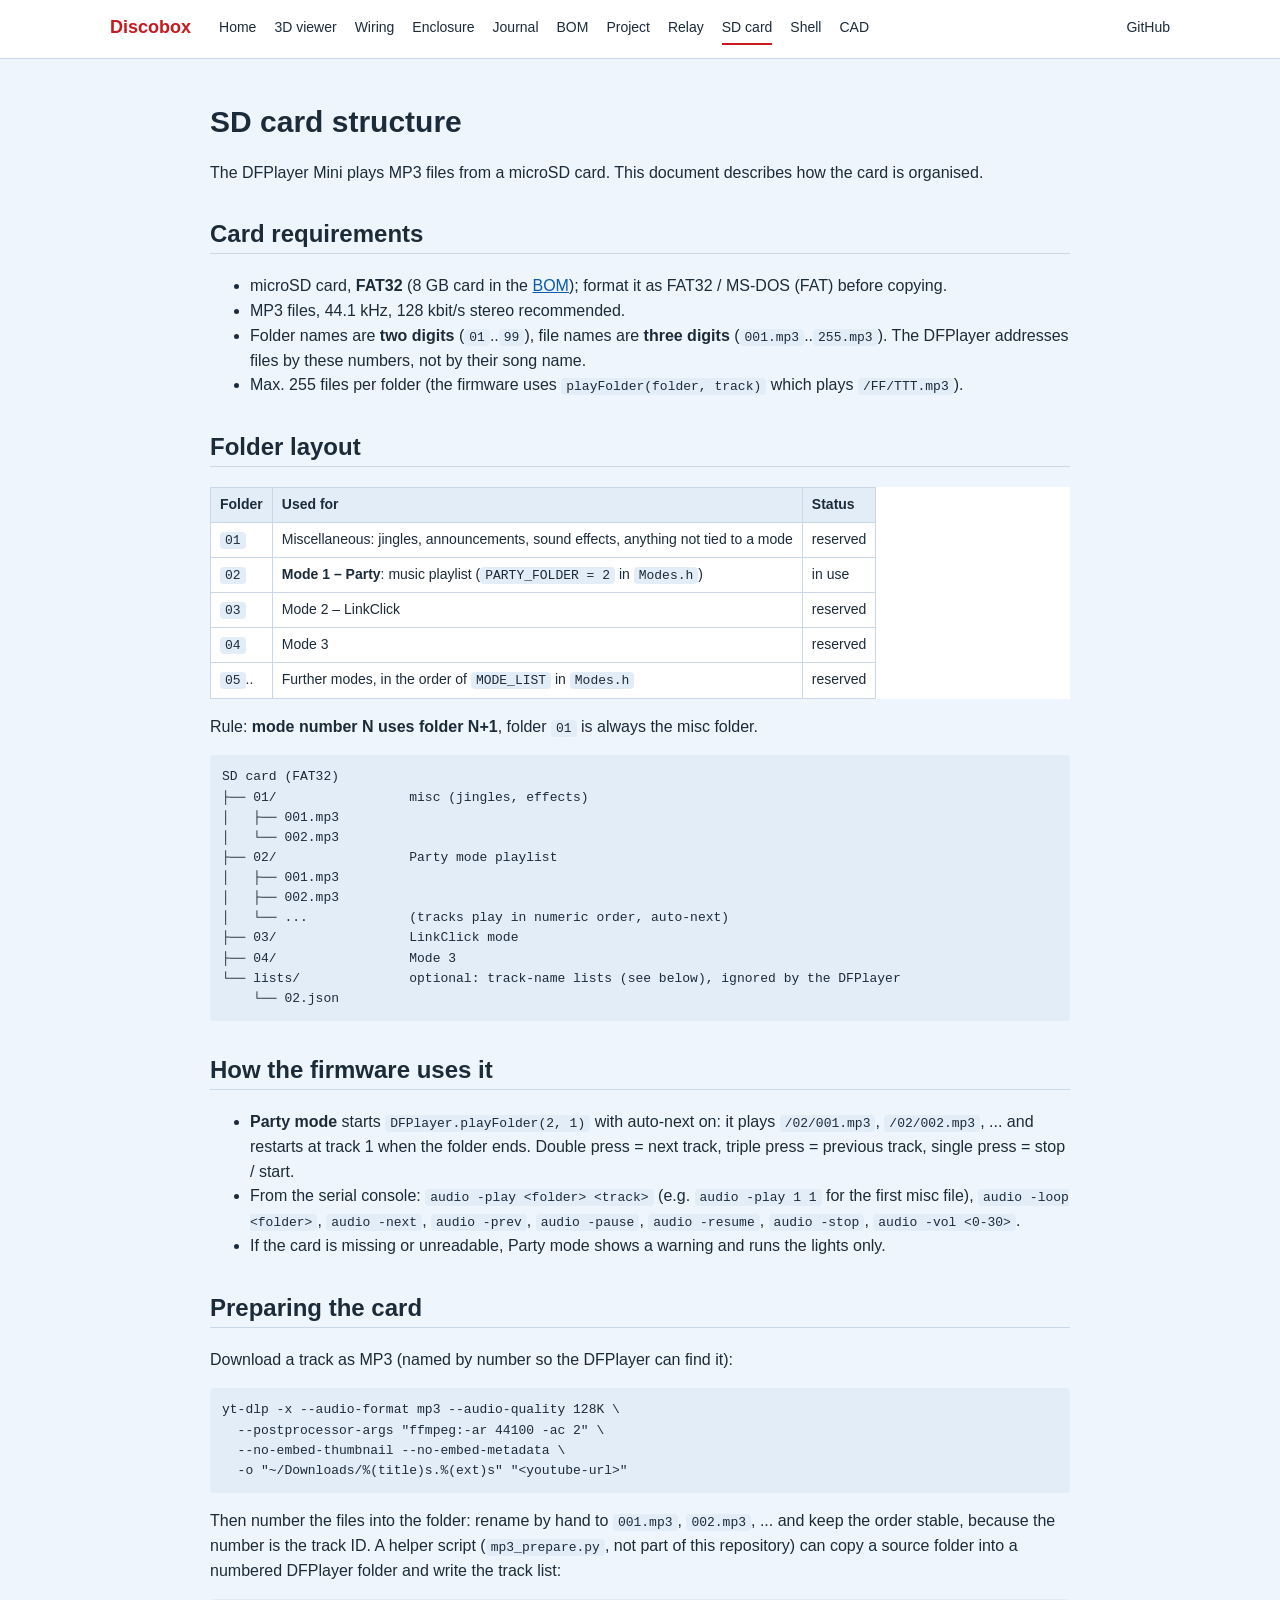
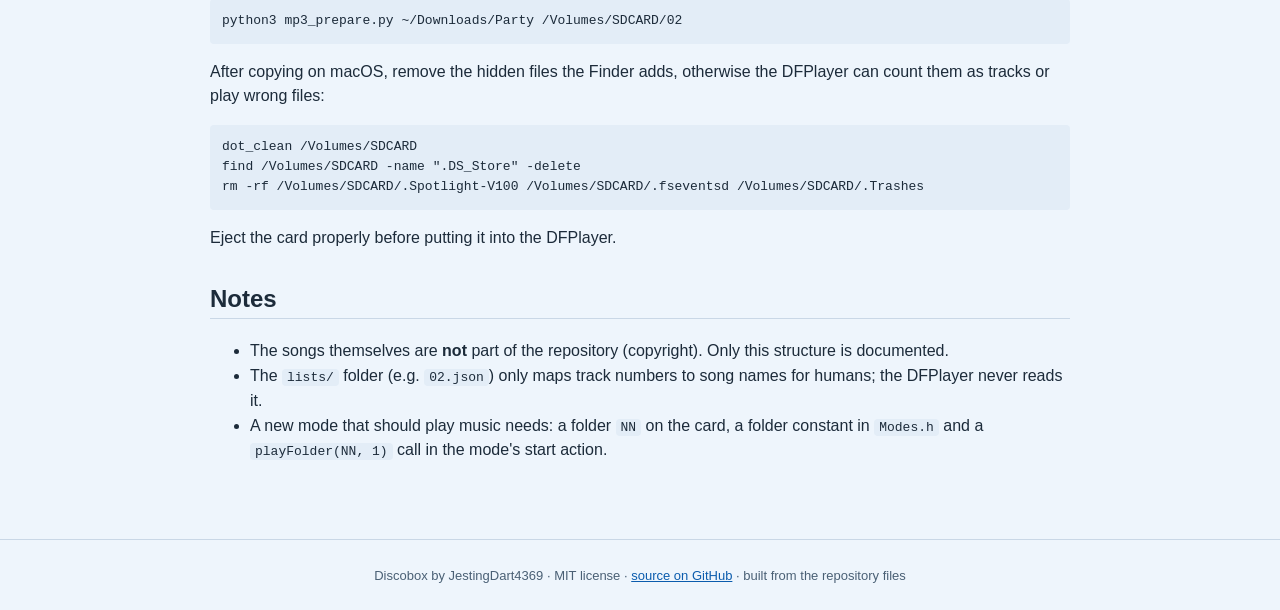
<file: docs/sd-card.html>
<!DOCTYPE html><html lang="en"><head><meta charset="utf-8"><meta name="viewport" content="width=device-width, initial-scale=1">
<title>SD card · Discobox</title><link rel="stylesheet" href="style.css"></head><body>
<header><nav><a class="brand" href="index.html">Discobox</a><a href="index.html">Home</a><a href="3d/index.html">3D viewer</a><a href="wiring/index.html">Wiring</a><a href="enclosure.html">Enclosure</a><a href="journal.html">Journal</a><a href="bom.html">BOM</a><a href="project.html">Project</a><a href="relay.html">Relay</a><a href="sd-card.html" class=on>SD card</a><a href="shell.html">Shell</a><a href="cad.html">CAD</a><a class="gh" href="https://github.com/JestingDart4369/Discobox">GitHub</a></nav></header>
<main><h1 id="sd-card-structure">SD card structure</h1>
<p>The DFPlayer Mini plays MP3 files from a microSD card. This document describes how the card is organised.</p>
<h2 id="card-requirements">Card requirements</h2>
<ul>
<li>microSD card, <strong>FAT32</strong> (8 GB card in the <a href="bom.html">BOM</a>); format it as FAT32 / MS-DOS (FAT) before copying.</li>
<li>MP3 files, 44.1 kHz, 128 kbit/s stereo recommended.</li>
<li>Folder names are <strong>two digits</strong> (<code>01</code>..<code>99</code>), file names are <strong>three digits</strong> (<code>001.mp3</code>..<code>255.mp3</code>). The DFPlayer addresses files by these numbers, not by their song name.</li>
<li>Max. 255 files per folder (the firmware uses <code>playFolder(folder, track)</code> which plays <code>/FF/TTT.mp3</code>).</li>
</ul>
<h2 id="folder-layout">Folder layout</h2>
<table>
<thead>
<tr>
<th>Folder</th>
<th>Used for</th>
<th>Status</th>
</tr>
</thead>
<tbody>
<tr>
<td><code>01</code></td>
<td>Miscellaneous: jingles, announcements, sound effects, anything not tied to a mode</td>
<td>reserved</td>
</tr>
<tr>
<td><code>02</code></td>
<td><strong>Mode 1 – Party</strong>: music playlist (<code>PARTY_FOLDER = 2</code> in <code>Modes.h</code>)</td>
<td>in use</td>
</tr>
<tr>
<td><code>03</code></td>
<td>Mode 2 – LinkClick</td>
<td>reserved</td>
</tr>
<tr>
<td><code>04</code></td>
<td>Mode 3</td>
<td>reserved</td>
</tr>
<tr>
<td><code>05</code>..</td>
<td>Further modes, in the order of <code>MODE_LIST</code> in <code>Modes.h</code></td>
<td>reserved</td>
</tr>
</tbody>
</table>
<p>Rule: <strong>mode number N uses folder N+1</strong>, folder <code>01</code> is always the misc folder.</p>
<pre><code>SD card (FAT32)
├── 01/                 misc (jingles, effects)
│   ├── 001.mp3
│   └── 002.mp3
├── 02/                 Party mode playlist
│   ├── 001.mp3
│   ├── 002.mp3
│   └── ...             (tracks play in numeric order, auto-next)
├── 03/                 LinkClick mode
├── 04/                 Mode 3
└── lists/              optional: track-name lists (see below), ignored by the DFPlayer
    └── 02.json
</code></pre>
<h2 id="how-the-firmware-uses-it">How the firmware uses it</h2>
<ul>
<li><strong>Party mode</strong> starts <code>DFPlayer.playFolder(2, 1)</code> with auto-next on: it plays <code>/02/001.mp3</code>, <code>/02/002.mp3</code>, ... and restarts at track 1 when the folder ends. Double press = next track, triple press = previous track, single press = stop / start.</li>
<li>From the serial console: <code>audio -play &lt;folder&gt; &lt;track&gt;</code> (e.g. <code>audio -play 1 1</code> for the first misc file), <code>audio -loop &lt;folder&gt;</code>, <code>audio -next</code>, <code>audio -prev</code>, <code>audio -pause</code>, <code>audio -resume</code>, <code>audio -stop</code>, <code>audio -vol &lt;0-30&gt;</code>.</li>
<li>If the card is missing or unreadable, Party mode shows a warning and runs the lights only.</li>
</ul>
<h2 id="preparing-the-card">Preparing the card</h2>
<p>Download a track as MP3 (named by number so the DFPlayer can find it):</p>
<pre><code class="language-bash">yt-dlp -x --audio-format mp3 --audio-quality 128K \
  --postprocessor-args &quot;ffmpeg:-ar 44100 -ac 2&quot; \
  --no-embed-thumbnail --no-embed-metadata \
  -o &quot;~/Downloads/%(title)s.%(ext)s&quot; &quot;&lt;youtube-url&gt;&quot;
</code></pre>
<p>Then number the files into the folder: rename by hand to <code>001.mp3</code>, <code>002.mp3</code>, ... and keep the order stable, because the number is the track ID. A helper script (<code>mp3_prepare.py</code>, not part of this repository) can copy a source folder into a numbered DFPlayer folder and write the track list:</p>
<pre><code class="language-bash">python3 mp3_prepare.py ~/Downloads/Party /Volumes/SDCARD/02
</code></pre>
<p>After copying on macOS, remove the hidden files the Finder adds, otherwise the DFPlayer can count them as tracks or play wrong files:</p>
<pre><code class="language-bash">dot_clean /Volumes/SDCARD
find /Volumes/SDCARD -name &quot;.DS_Store&quot; -delete
rm -rf /Volumes/SDCARD/.Spotlight-V100 /Volumes/SDCARD/.fseventsd /Volumes/SDCARD/.Trashes
</code></pre>
<p>Eject the card properly before putting it into the DFPlayer.</p>
<h2 id="notes">Notes</h2>
<ul>
<li>The songs themselves are <strong>not</strong> part of the repository (copyright). Only this structure is documented.</li>
<li>The <code>lists/</code> folder (e.g. <code>02.json</code>) only maps track numbers to song names for humans; the DFPlayer never reads it.</li>
<li>A new mode that should play music needs: a folder <code>NN</code> on the card, a folder constant in <code>Modes.h</code> and a <code>playFolder(NN, 1)</code> call in the mode's start action.</li>
</ul></main>
<footer>Discobox by JestingDart4369 · MIT license · <a href="https://github.com/JestingDart4369/Discobox">source on GitHub</a> · built from the repository files</footer></body></html>
</file>
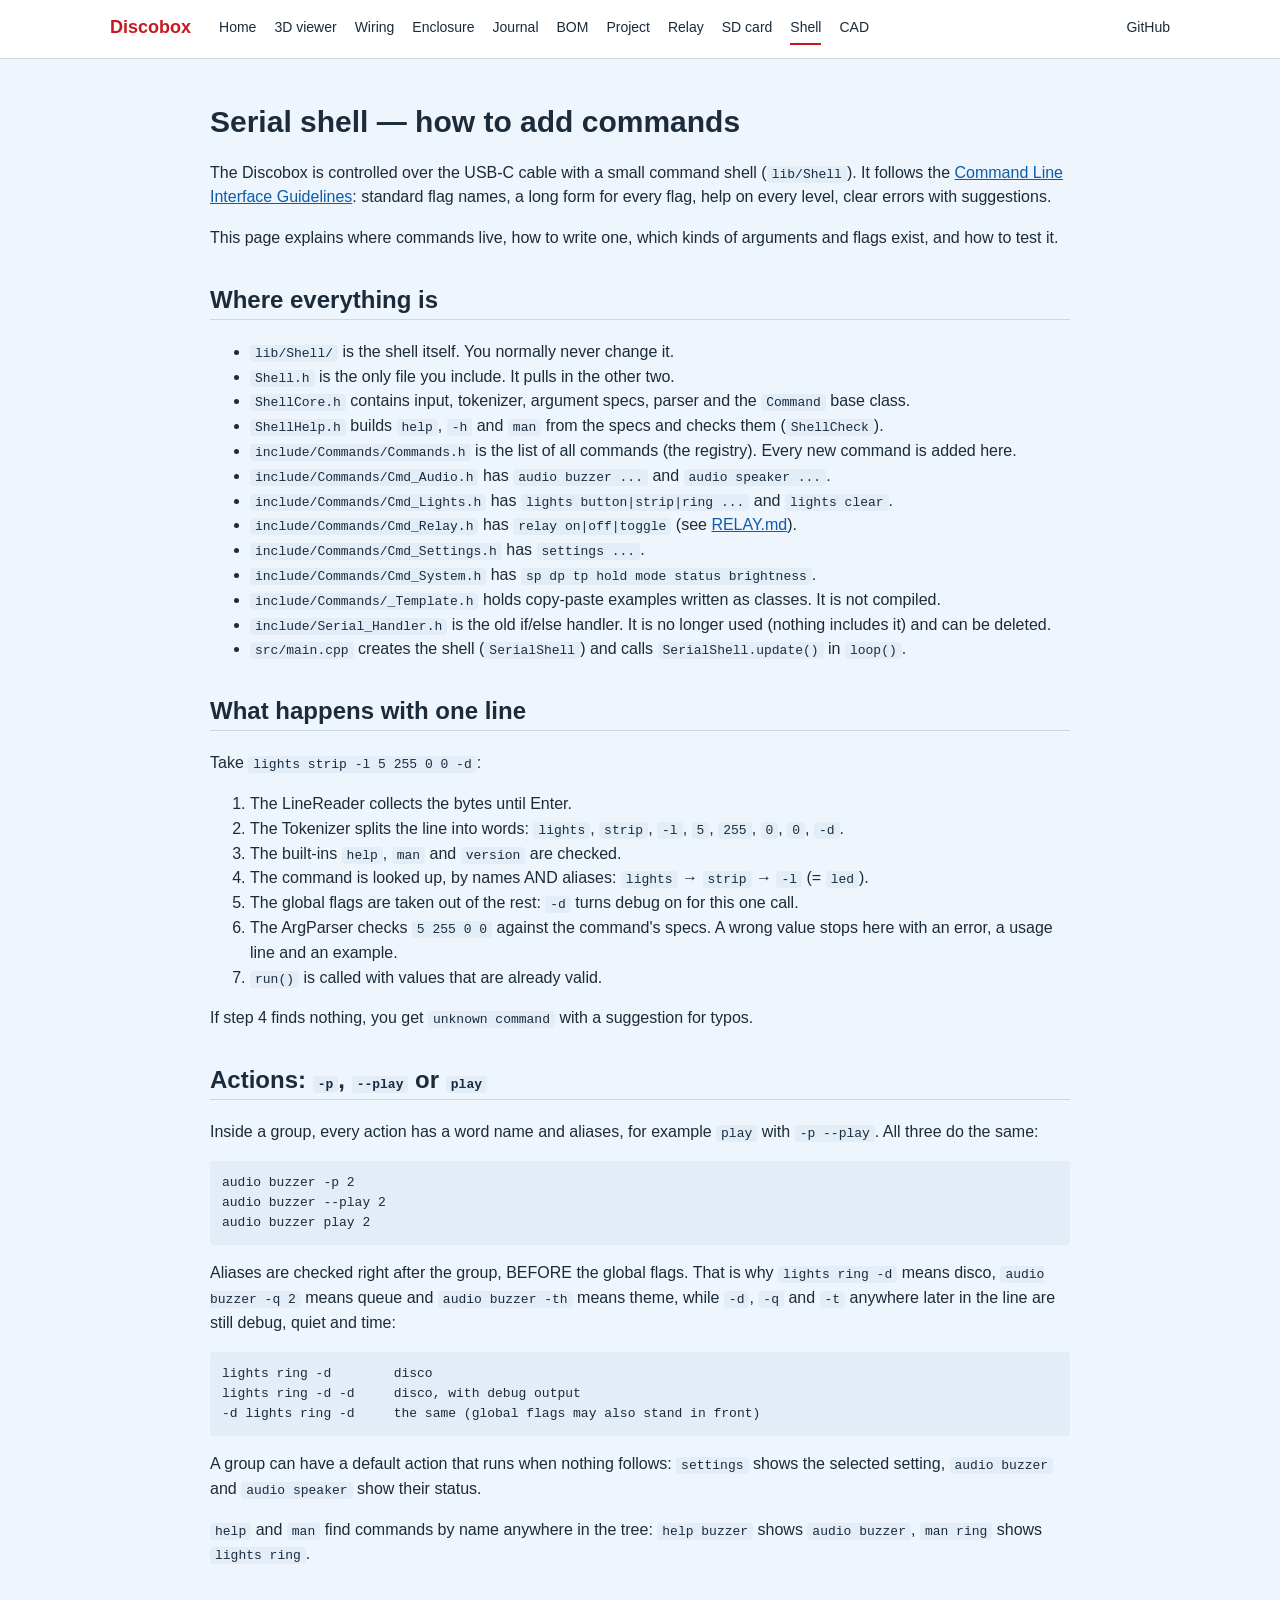
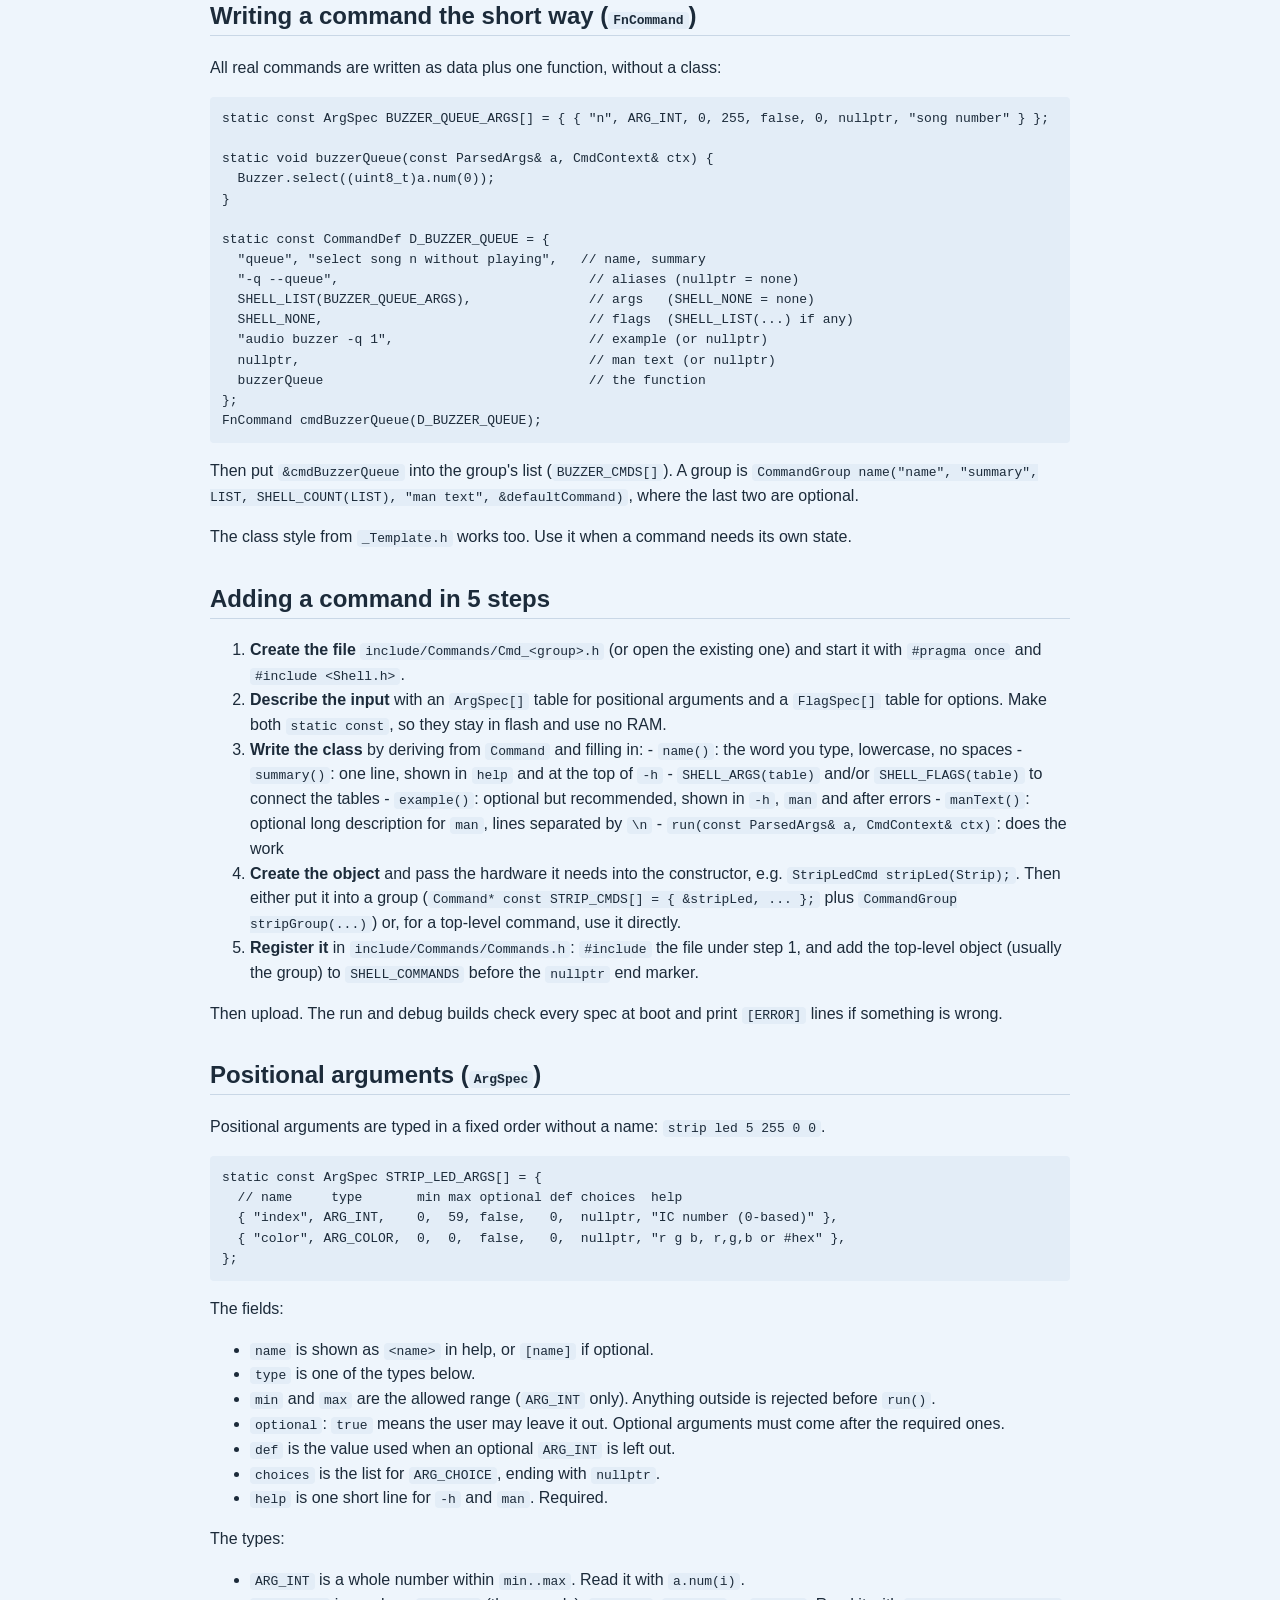
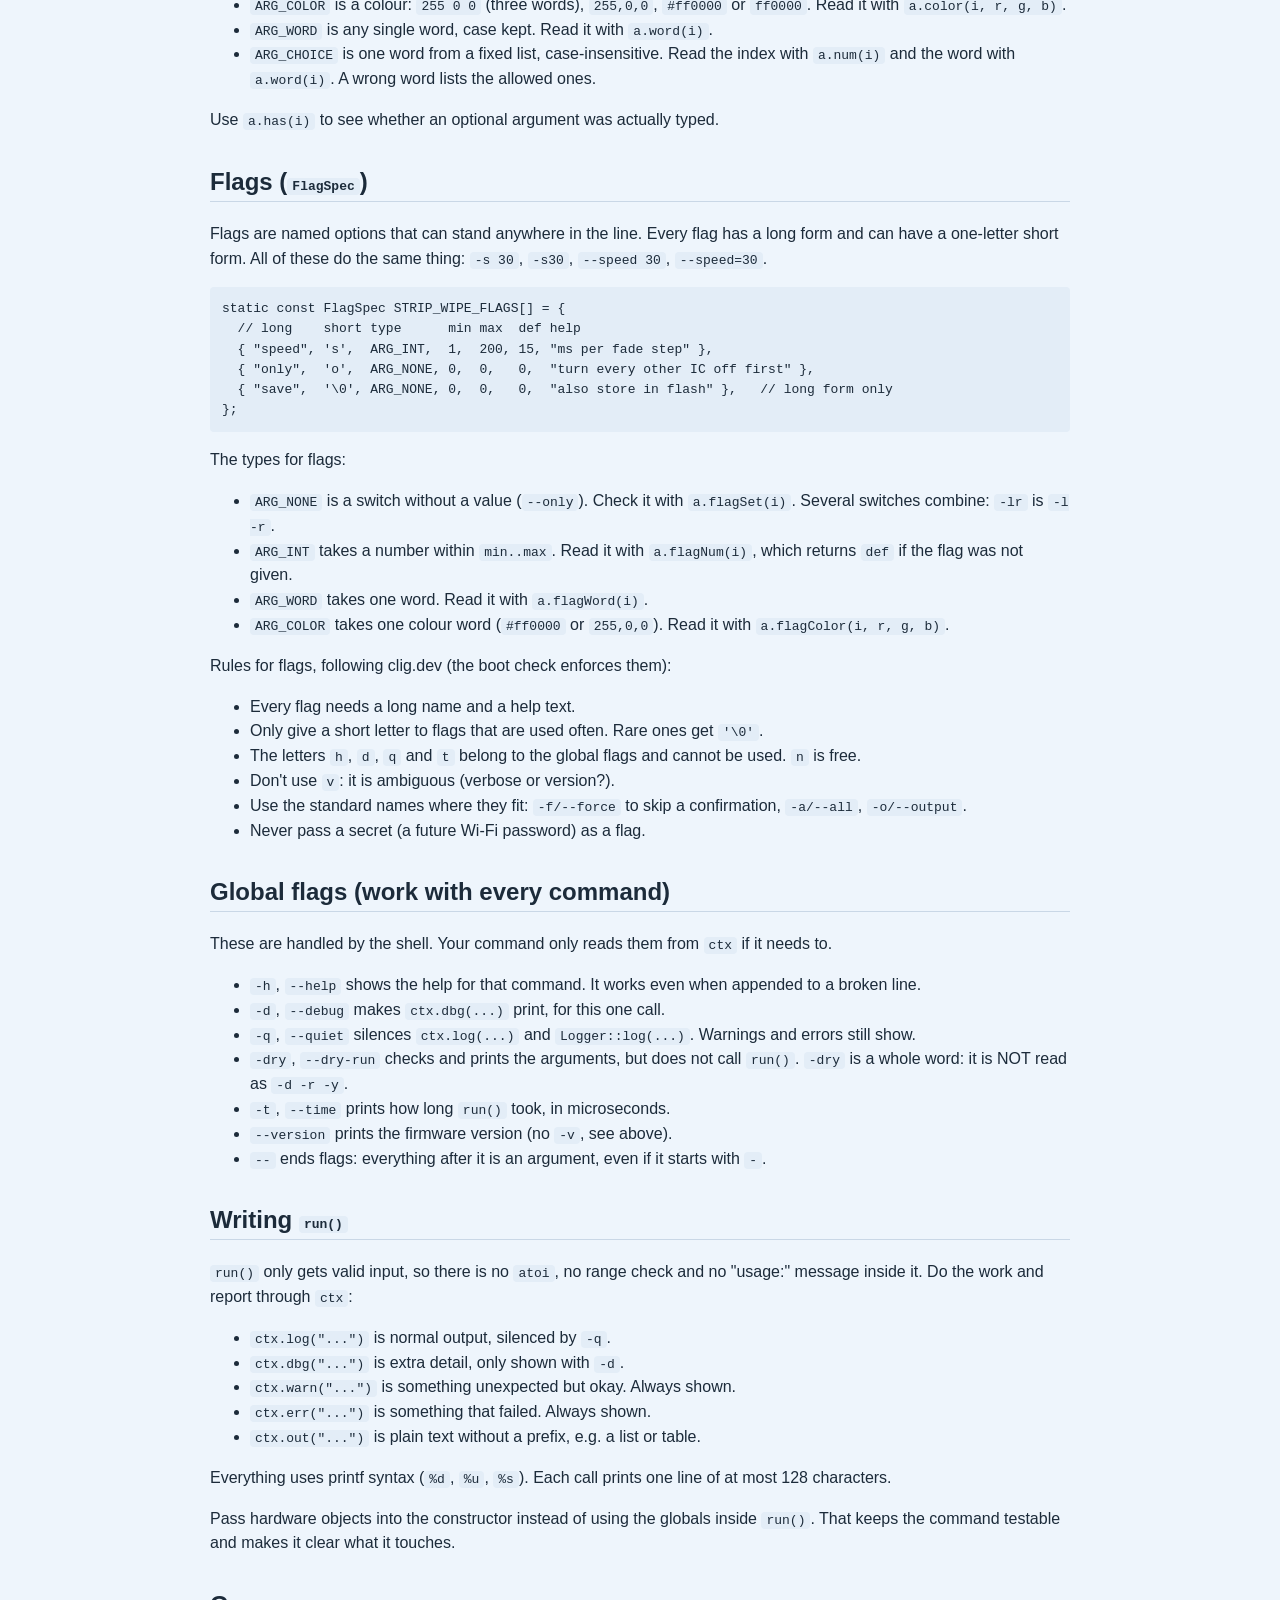
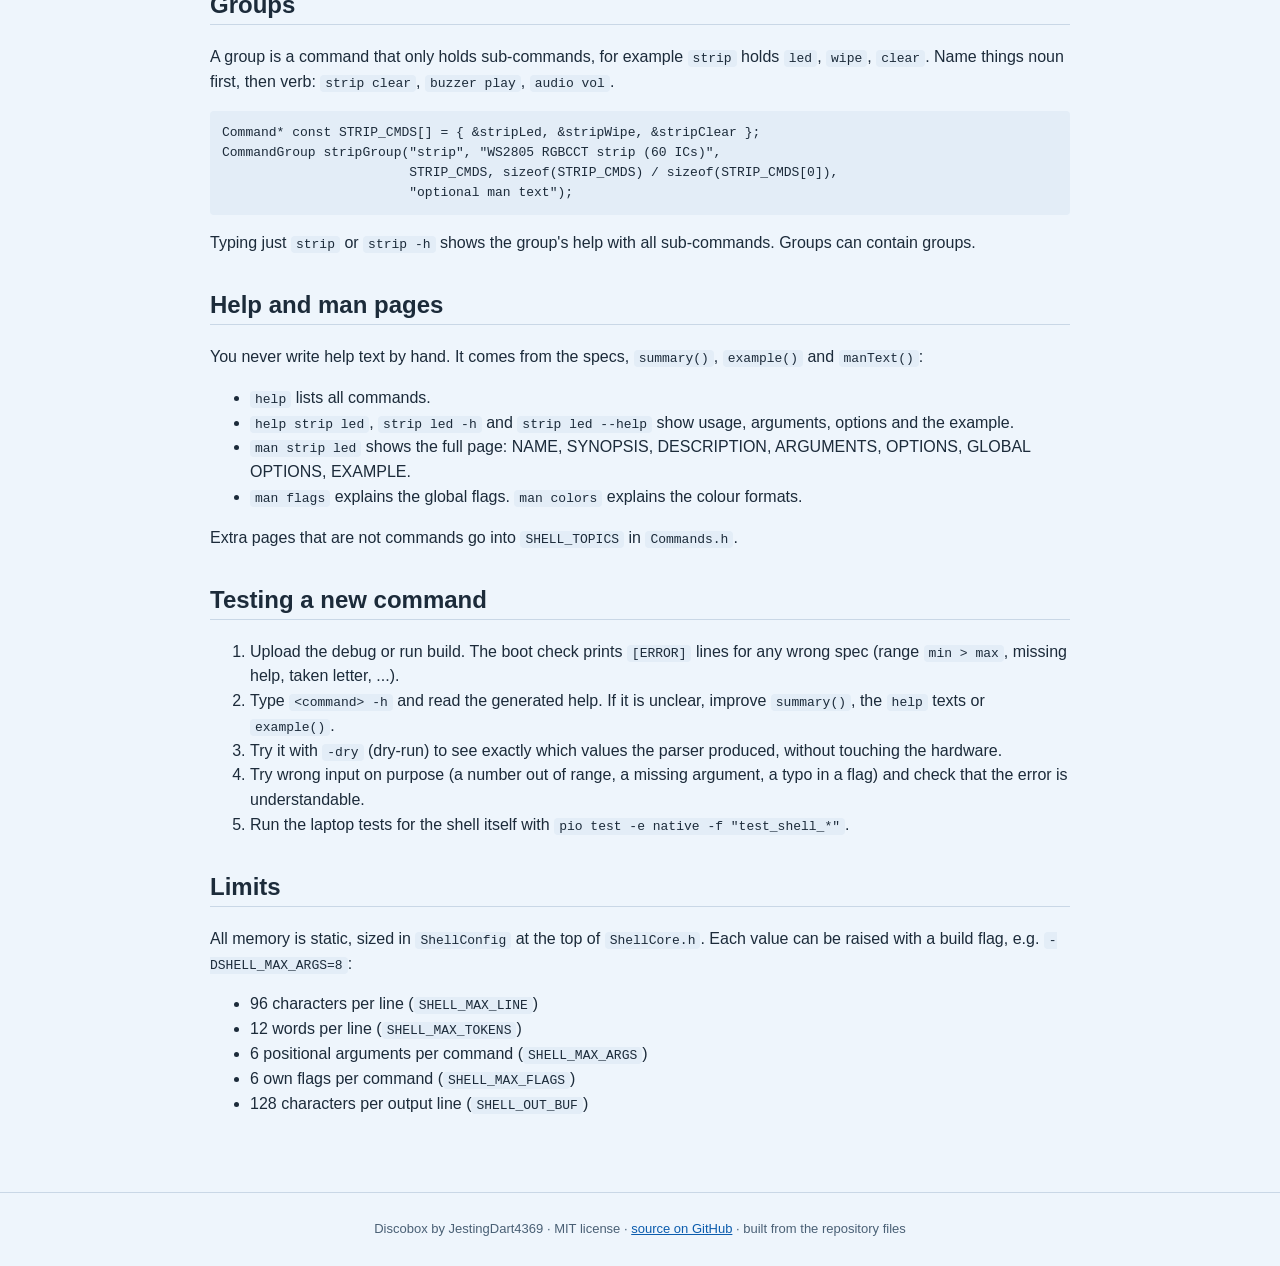
<file: docs/shell.html>
<!DOCTYPE html><html lang="en"><head><meta charset="utf-8"><meta name="viewport" content="width=device-width, initial-scale=1">
<title>Serial shell · Discobox</title><link rel="stylesheet" href="style.css"></head><body>
<header><nav><a class="brand" href="index.html">Discobox</a><a href="index.html">Home</a><a href="3d/index.html">3D viewer</a><a href="wiring/index.html">Wiring</a><a href="enclosure.html">Enclosure</a><a href="journal.html">Journal</a><a href="bom.html">BOM</a><a href="project.html">Project</a><a href="relay.html">Relay</a><a href="sd-card.html">SD card</a><a href="shell.html" class=on>Shell</a><a href="cad.html">CAD</a><a class="gh" href="https://github.com/JestingDart4369/Discobox">GitHub</a></nav></header>
<main><h1 id="serial-shell-how-to-add-commands">Serial shell — how to add commands</h1>
<p>The Discobox is controlled over the USB-C cable with a small command shell (<code>lib/Shell</code>). It follows the <a href="https://clig.dev/#arguments-and-flags">Command Line Interface Guidelines</a>: standard flag names, a long form for every flag, help on every level, clear errors with suggestions.</p>
<p>This page explains where commands live, how to write one, which kinds of arguments and flags exist, and how to test it.</p>
<h2 id="where-everything-is">Where everything is</h2>
<ul>
<li><code>lib/Shell/</code> is the shell itself. You normally never change it.</li>
<li><code>Shell.h</code> is the only file you include. It pulls in the other two.</li>
<li><code>ShellCore.h</code> contains input, tokenizer, argument specs, parser and the <code>Command</code> base class.</li>
<li><code>ShellHelp.h</code> builds <code>help</code>, <code>-h</code> and <code>man</code> from the specs and checks them (<code>ShellCheck</code>).</li>
<li><code>include/Commands/Commands.h</code> is the list of all commands (the registry). Every new command is added here.</li>
<li><code>include/Commands/Cmd_Audio.h</code> has <code>audio buzzer ...</code> and <code>audio speaker ...</code>.</li>
<li><code>include/Commands/Cmd_Lights.h</code> has <code>lights button|strip|ring ...</code> and <code>lights clear</code>.</li>
<li><code>include/Commands/Cmd_Relay.h</code> has <code>relay on|off|toggle</code> (see <a href="relay.html">RELAY.md</a>).</li>
<li><code>include/Commands/Cmd_Settings.h</code> has <code>settings ...</code>.</li>
<li><code>include/Commands/Cmd_System.h</code> has <code>sp dp tp hold mode status brightness</code>.</li>
<li><code>include/Commands/_Template.h</code> holds copy-paste examples written as classes. It is not compiled.</li>
<li><code>include/Serial_Handler.h</code> is the old if/else handler. It is no longer used (nothing includes it) and can be deleted.</li>
<li><code>src/main.cpp</code> creates the shell (<code>SerialShell</code>) and calls <code>SerialShell.update()</code> in <code>loop()</code>.</li>
</ul>
<h2 id="what-happens-with-one-line">What happens with one line</h2>
<p>Take <code>lights strip -l 5 255 0 0 -d</code>:</p>
<ol>
<li>The LineReader collects the bytes until Enter.</li>
<li>The Tokenizer splits the line into words: <code>lights</code>, <code>strip</code>, <code>-l</code>, <code>5</code>, <code>255</code>, <code>0</code>, <code>0</code>, <code>-d</code>.</li>
<li>The built-ins <code>help</code>, <code>man</code> and <code>version</code> are checked.</li>
<li>The command is looked up, by names AND aliases: <code>lights</code> → <code>strip</code> → <code>-l</code> (= <code>led</code>).</li>
<li>The global flags are taken out of the rest: <code>-d</code> turns debug on for this one call.</li>
<li>The ArgParser checks <code>5 255 0 0</code> against the command's specs. A wrong value stops here with an error, a usage line and an example.</li>
<li><code>run()</code> is called with values that are already valid.</li>
</ol>
<p>If step 4 finds nothing, you get <code>unknown command</code> with a suggestion for typos.</p>
<h2 id="actions-p-play-or-play">Actions: <code>-p</code>, <code>--play</code> or <code>play</code></h2>
<p>Inside a group, every action has a word name and aliases, for example <code>play</code> with <code>-p --play</code>. All three do the same:</p>
<pre><code>audio buzzer -p 2
audio buzzer --play 2
audio buzzer play 2
</code></pre>
<p>Aliases are checked right after the group, BEFORE the global flags. That is why <code>lights ring -d</code> means disco, <code>audio buzzer -q 2</code> means queue and <code>audio buzzer -th</code> means theme, while <code>-d</code>, <code>-q</code> and <code>-t</code> anywhere later in the line are still debug, quiet and time:</p>
<pre><code>lights ring -d        disco
lights ring -d -d     disco, with debug output
-d lights ring -d     the same (global flags may also stand in front)
</code></pre>
<p>A group can have a default action that runs when nothing follows: <code>settings</code> shows the selected setting, <code>audio buzzer</code> and <code>audio speaker</code> show their status.</p>
<p><code>help</code> and <code>man</code> find commands by name anywhere in the tree: <code>help buzzer</code> shows <code>audio buzzer</code>, <code>man ring</code> shows <code>lights ring</code>.</p>
<h2 id="writing-a-command-the-short-way-fncommand">Writing a command the short way (<code>FnCommand</code>)</h2>
<p>All real commands are written as data plus one function, without a class:</p>
<pre><code class="language-cpp">static const ArgSpec BUZZER_QUEUE_ARGS[] = { { &quot;n&quot;, ARG_INT, 0, 255, false, 0, nullptr, &quot;song number&quot; } };

static void buzzerQueue(const ParsedArgs&amp; a, CmdContext&amp; ctx) {
  Buzzer.select((uint8_t)a.num(0));
}

static const CommandDef D_BUZZER_QUEUE = {
  &quot;queue&quot;, &quot;select song n without playing&quot;,   // name, summary
  &quot;-q --queue&quot;,                                // aliases (nullptr = none)
  SHELL_LIST(BUZZER_QUEUE_ARGS),               // args   (SHELL_NONE = none)
  SHELL_NONE,                                  // flags  (SHELL_LIST(...) if any)
  &quot;audio buzzer -q 1&quot;,                         // example (or nullptr)
  nullptr,                                     // man text (or nullptr)
  buzzerQueue                                  // the function
};
FnCommand cmdBuzzerQueue(D_BUZZER_QUEUE);
</code></pre>
<p>Then put <code>&amp;cmdBuzzerQueue</code> into the group's list (<code>BUZZER_CMDS[]</code>). A group is <code>CommandGroup name("name", "summary", LIST, SHELL_COUNT(LIST), "man text", &amp;defaultCommand)</code>, where the last two are optional.</p>
<p>The class style from <code>_Template.h</code> works too. Use it when a command needs its own state.</p>
<h2 id="adding-a-command-in-5-steps">Adding a command in 5 steps</h2>
<ol>
<li><strong>Create the file</strong> <code>include/Commands/Cmd_&lt;group&gt;.h</code> (or open the existing one) and start it with <code>#pragma once</code> and <code>#include &lt;Shell.h&gt;</code>.</li>
<li><strong>Describe the input</strong> with an <code>ArgSpec[]</code> table for positional arguments and a <code>FlagSpec[]</code> table for options. Make both <code>static const</code>, so they stay in flash and use no RAM.</li>
<li><strong>Write the class</strong> by deriving from <code>Command</code> and filling in:
   - <code>name()</code>: the word you type, lowercase, no spaces
   - <code>summary()</code>: one line, shown in <code>help</code> and at the top of <code>-h</code>
   - <code>SHELL_ARGS(table)</code> and/or <code>SHELL_FLAGS(table)</code> to connect the tables
   - <code>example()</code>: optional but recommended, shown in <code>-h</code>, <code>man</code> and after errors
   - <code>manText()</code>: optional long description for <code>man</code>, lines separated by <code>\n</code>
   - <code>run(const ParsedArgs&amp; a, CmdContext&amp; ctx)</code>: does the work</li>
<li><strong>Create the object</strong> and pass the hardware it needs into the constructor, e.g. <code>StripLedCmd stripLed(Strip);</code>. Then either put it into a group (<code>Command* const STRIP_CMDS[] = { &amp;stripLed, ... };</code> plus <code>CommandGroup stripGroup(...)</code>) or, for a top-level command, use it directly.</li>
<li><strong>Register it</strong> in <code>include/Commands/Commands.h</code>: <code>#include</code> the file under step 1, and add the top-level object (usually the group) to <code>SHELL_COMMANDS</code> before the <code>nullptr</code> end marker.</li>
</ol>
<p>Then upload. The run and debug builds check every spec at boot and print <code>[ERROR]</code> lines if something is wrong.</p>
<h2 id="positional-arguments-argspec">Positional arguments (<code>ArgSpec</code>)</h2>
<p>Positional arguments are typed in a fixed order without a name: <code>strip led 5 255 0 0</code>.</p>
<pre><code class="language-cpp">static const ArgSpec STRIP_LED_ARGS[] = {
  // name     type       min max optional def choices  help
  { &quot;index&quot;, ARG_INT,    0,  59, false,   0,  nullptr, &quot;IC number (0-based)&quot; },
  { &quot;color&quot;, ARG_COLOR,  0,  0,  false,   0,  nullptr, &quot;r g b, r,g,b or #hex&quot; },
};
</code></pre>
<p>The fields:</p>
<ul>
<li><code>name</code> is shown as <code>&lt;name&gt;</code> in help, or <code>[name]</code> if optional.</li>
<li><code>type</code> is one of the types below.</li>
<li><code>min</code> and <code>max</code> are the allowed range (<code>ARG_INT</code> only). Anything outside is rejected before <code>run()</code>.</li>
<li><code>optional</code>: <code>true</code> means the user may leave it out. Optional arguments must come after the required ones.</li>
<li><code>def</code> is the value used when an optional <code>ARG_INT</code> is left out.</li>
<li><code>choices</code> is the list for <code>ARG_CHOICE</code>, ending with <code>nullptr</code>.</li>
<li><code>help</code> is one short line for <code>-h</code> and <code>man</code>. Required.</li>
</ul>
<p>The types:</p>
<ul>
<li><code>ARG_INT</code> is a whole number within <code>min..max</code>. Read it with <code>a.num(i)</code>.</li>
<li><code>ARG_COLOR</code> is a colour: <code>255 0 0</code> (three words), <code>255,0,0</code>, <code>#ff0000</code> or <code>ff0000</code>. Read it with <code>a.color(i, r, g, b)</code>.</li>
<li><code>ARG_WORD</code> is any single word, case kept. Read it with <code>a.word(i)</code>.</li>
<li><code>ARG_CHOICE</code> is one word from a fixed list, case-insensitive. Read the index with <code>a.num(i)</code> and the word with <code>a.word(i)</code>. A wrong word lists the allowed ones.</li>
</ul>
<p>Use <code>a.has(i)</code> to see whether an optional argument was actually typed.</p>
<h2 id="flags-flagspec">Flags (<code>FlagSpec</code>)</h2>
<p>Flags are named options that can stand anywhere in the line. Every flag has a long form and can have a one-letter short form. All of these do the same thing: <code>-s 30</code>, <code>-s30</code>, <code>--speed 30</code>, <code>--speed=30</code>.</p>
<pre><code class="language-cpp">static const FlagSpec STRIP_WIPE_FLAGS[] = {
  // long    short type      min max  def help
  { &quot;speed&quot;, 's',  ARG_INT,  1,  200, 15, &quot;ms per fade step&quot; },
  { &quot;only&quot;,  'o',  ARG_NONE, 0,  0,   0,  &quot;turn every other IC off first&quot; },
  { &quot;save&quot;,  '\0', ARG_NONE, 0,  0,   0,  &quot;also store in flash&quot; },   // long form only
};
</code></pre>
<p>The types for flags:</p>
<ul>
<li><code>ARG_NONE</code> is a switch without a value (<code>--only</code>). Check it with <code>a.flagSet(i)</code>. Several switches combine: <code>-lr</code> is <code>-l -r</code>.</li>
<li><code>ARG_INT</code> takes a number within <code>min..max</code>. Read it with <code>a.flagNum(i)</code>, which returns <code>def</code> if the flag was not given.</li>
<li><code>ARG_WORD</code> takes one word. Read it with <code>a.flagWord(i)</code>.</li>
<li><code>ARG_COLOR</code> takes one colour word (<code>#ff0000</code> or <code>255,0,0</code>). Read it with <code>a.flagColor(i, r, g, b)</code>.</li>
</ul>
<p>Rules for flags, following clig.dev (the boot check enforces them):</p>
<ul>
<li>Every flag needs a long name and a help text.</li>
<li>Only give a short letter to flags that are used often. Rare ones get <code>'\0'</code>.</li>
<li>The letters <code>h</code>, <code>d</code>, <code>q</code> and <code>t</code> belong to the global flags and cannot be used. <code>n</code> is free.</li>
<li>Don't use <code>v</code>: it is ambiguous (verbose or version?).</li>
<li>Use the standard names where they fit: <code>-f/--force</code> to skip a confirmation, <code>-a/--all</code>, <code>-o/--output</code>.</li>
<li>Never pass a secret (a future Wi-Fi password) as a flag.</li>
</ul>
<h2 id="global-flags-work-with-every-command">Global flags (work with every command)</h2>
<p>These are handled by the shell. Your command only reads them from <code>ctx</code> if it needs to.</p>
<ul>
<li><code>-h</code>, <code>--help</code> shows the help for that command. It works even when appended to a broken line.</li>
<li><code>-d</code>, <code>--debug</code> makes <code>ctx.dbg(...)</code> print, for this one call.</li>
<li><code>-q</code>, <code>--quiet</code> silences <code>ctx.log(...)</code> and <code>Logger::log(...)</code>. Warnings and errors still show.</li>
<li><code>-dry</code>, <code>--dry-run</code> checks and prints the arguments, but does not call <code>run()</code>. <code>-dry</code> is a whole word: it is NOT read as <code>-d -r -y</code>.</li>
<li><code>-t</code>, <code>--time</code> prints how long <code>run()</code> took, in microseconds.</li>
<li><code>--version</code> prints the firmware version (no <code>-v</code>, see above).</li>
<li><code>--</code> ends flags: everything after it is an argument, even if it starts with <code>-</code>.</li>
</ul>
<h2 id="writing-run">Writing <code>run()</code></h2>
<p><code>run()</code> only gets valid input, so there is no <code>atoi</code>, no range check and no "usage:" message inside it. Do the work and report through <code>ctx</code>:</p>
<ul>
<li><code>ctx.log("...")</code> is normal output, silenced by <code>-q</code>.</li>
<li><code>ctx.dbg("...")</code> is extra detail, only shown with <code>-d</code>.</li>
<li><code>ctx.warn("...")</code> is something unexpected but okay. Always shown.</li>
<li><code>ctx.err("...")</code> is something that failed. Always shown.</li>
<li><code>ctx.out("...")</code> is plain text without a prefix, e.g. a list or table.</li>
</ul>
<p>Everything uses printf syntax (<code>%d</code>, <code>%u</code>, <code>%s</code>). Each call prints one line of at most 128 characters.</p>
<p>Pass hardware objects into the constructor instead of using the globals inside <code>run()</code>. That keeps the command testable and makes it clear what it touches.</p>
<h2 id="groups">Groups</h2>
<p>A group is a command that only holds sub-commands, for example <code>strip</code> holds <code>led</code>, <code>wipe</code>, <code>clear</code>. Name things noun first, then verb: <code>strip clear</code>, <code>buzzer play</code>, <code>audio vol</code>.</p>
<pre><code class="language-cpp">Command* const STRIP_CMDS[] = { &amp;stripLed, &amp;stripWipe, &amp;stripClear };
CommandGroup stripGroup(&quot;strip&quot;, &quot;WS2805 RGBCCT strip (60 ICs)&quot;,
                        STRIP_CMDS, sizeof(STRIP_CMDS) / sizeof(STRIP_CMDS[0]),
                        &quot;optional man text&quot;);
</code></pre>
<p>Typing just <code>strip</code> or <code>strip -h</code> shows the group's help with all sub-commands. Groups can contain groups.</p>
<h2 id="help-and-man-pages">Help and man pages</h2>
<p>You never write help text by hand. It comes from the specs, <code>summary()</code>, <code>example()</code> and <code>manText()</code>:</p>
<ul>
<li><code>help</code> lists all commands.</li>
<li><code>help strip led</code>, <code>strip led -h</code> and <code>strip led --help</code> show usage, arguments, options and the example.</li>
<li><code>man strip led</code> shows the full page: NAME, SYNOPSIS, DESCRIPTION, ARGUMENTS, OPTIONS, GLOBAL OPTIONS, EXAMPLE.</li>
<li><code>man flags</code> explains the global flags. <code>man colors</code> explains the colour formats.</li>
</ul>
<p>Extra pages that are not commands go into <code>SHELL_TOPICS</code> in <code>Commands.h</code>.</p>
<h2 id="testing-a-new-command">Testing a new command</h2>
<ol>
<li>Upload the debug or run build. The boot check prints <code>[ERROR]</code> lines for any wrong spec (range <code>min &gt; max</code>, missing help, taken letter, ...).</li>
<li>Type <code>&lt;command&gt; -h</code> and read the generated help. If it is unclear, improve <code>summary()</code>, the <code>help</code> texts or <code>example()</code>.</li>
<li>Try it with <code>-dry</code> (dry-run) to see exactly which values the parser produced, without touching the hardware.</li>
<li>Try wrong input on purpose (a number out of range, a missing argument, a typo in a flag) and check that the error is understandable.</li>
<li>Run the laptop tests for the shell itself with <code>pio test -e native -f "test_shell_*"</code>.</li>
</ol>
<h2 id="limits">Limits</h2>
<p>All memory is static, sized in <code>ShellConfig</code> at the top of <code>ShellCore.h</code>. Each value can be raised with a build flag, e.g. <code>-DSHELL_MAX_ARGS=8</code>:</p>
<ul>
<li>96 characters per line (<code>SHELL_MAX_LINE</code>)</li>
<li>12 words per line (<code>SHELL_MAX_TOKENS</code>)</li>
<li>6 positional arguments per command (<code>SHELL_MAX_ARGS</code>)</li>
<li>6 own flags per command (<code>SHELL_MAX_FLAGS</code>)</li>
<li>128 characters per output line (<code>SHELL_OUT_BUF</code>)</li>
</ul></main>
<footer>Discobox by JestingDart4369 · MIT license · <a href="https://github.com/JestingDart4369/Discobox">source on GitHub</a> · built from the repository files</footer></body></html>
</file>
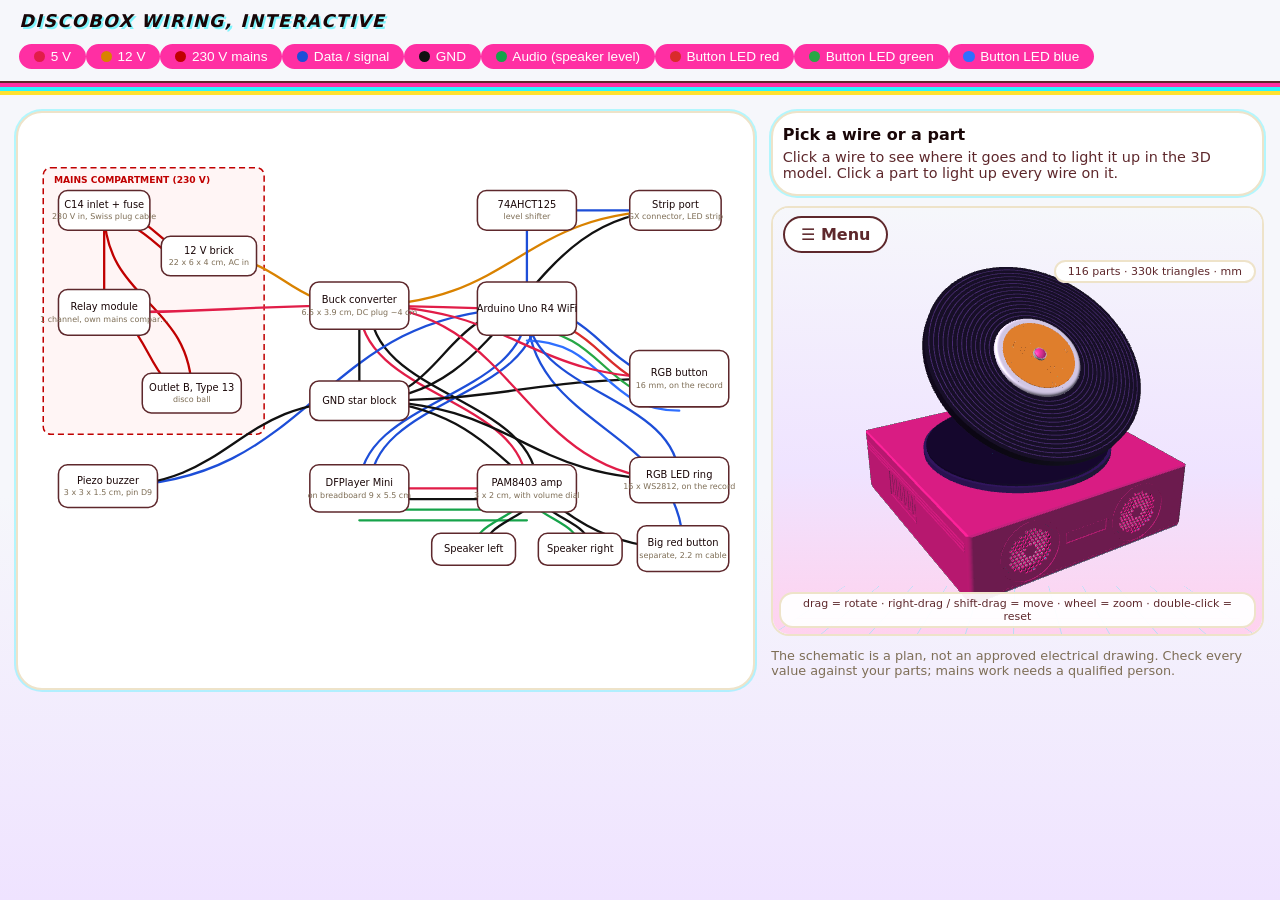
<file: doc/wiring/interactive.html>
<!DOCTYPE html>
<html lang="en"><head><meta charset="utf-8"><meta name="viewport" content="width=device-width, initial-scale=1">
<title>Discobox interactive wiring</title>
<style>
:root { color-scheme: only light; --main:#5E282C; --text:#190607; --accent:#EEE3C9; --bg:#f6f7fb; }
* { box-sizing:border-box; } body { margin:0; font-family:Roboto, system-ui, Arial, sans-serif; background:var(--bg); color:var(--main); }
header { padding:.7rem 1.2rem; border-bottom:2px solid var(--main); display:flex; flex-wrap:wrap; gap:.8rem; align-items:center; }
h1 { font-size:1.1rem; margin:0; color:var(--text); } .filters button { border:2px solid var(--main); background:#fff; border-radius:999px; padding:.2rem .8rem; cursor:pointer; font-size:.85rem; color:var(--main); }
.filters button[aria-pressed=true] { background:var(--accent); } .filters .sw { display:inline-block; width:.7rem; height:.7rem; border-radius:50%; margin-right:.35rem; vertical-align:-1px; }
main { display:grid; grid-template-columns:minmax(0,1.5fr) minmax(280px,1fr); gap:1rem; padding:1rem; }
@media (max-width:900px) { main { grid-template-columns:1fr; } }
@media (max-width:600px) { header { padding:.6rem .8rem; } main { padding:.5rem; gap:.6rem; } iframe { height:320px; } .filters button { padding:.4rem .9rem; min-height:40px; } .card { border-radius:18px; } }
@media (pointer:coarse) { .wire path.hit { stroke-width:26px; } .node, .wire { -webkit-tap-highlight-color:transparent; } }
.card { background:#fff; border:2px solid var(--accent); border-radius:26px; padding:.6rem; }
svg { width:100%; height:auto; display:block; } .node rect { fill:#fff; stroke:var(--main); stroke-width:2; rx:12; } .node text { fill:var(--text); font-size:13px; pointer-events:none; } .node .sub { font-size:10.5px; fill:#7e6e56; }
.node { cursor:pointer; } .node:hover rect, .node:focus rect, .node.sel rect { fill:var(--accent); } .node:focus { outline:none; } .node:focus rect { stroke-width:4; }
.wire path.line { fill:none; stroke-width:3; stroke-linecap:round; } .wire path.hit { fill:none; stroke:transparent; stroke-width:16; cursor:pointer; } .wire:focus { outline:none; }
.wire:focus path.line { stroke-width:6; } .wire.sel path.line { stroke-width:7; } .wire.dim { opacity:.15; } .node.dim { opacity:.35; }
.zone { fill:#fff5f5; stroke:#c00000; stroke-width:2; stroke-dasharray:8 5; rx:10; } .zonelabel { fill:#c00000; font-weight:700; font-size:12px; }
#info h2 { font-size:1rem; margin:.2rem 0 .3rem; color:var(--text); } #info p { margin:.2rem 0; font-size:.9rem; } #info .tag { display:inline-block; padding:.05rem .6rem; border-radius:999px; color:#fff; font-size:.8rem; }
#info button { margin:.4rem .4rem 0 0; border:2px solid var(--main); border-radius:999px; background:var(--accent); padding:.25rem .9rem; cursor:pointer; color:var(--main); }
iframe { width:100%; height:430px; border:2px solid var(--accent); border-radius:18px; margin-top:.6rem; background:#dcebf8; }
.warn { font-size:.8rem; color:#7e6e56; margin-top:.5rem; }
.sr { position:absolute; left:-9999px; }
/* Novaroma + 80s */
body { background:linear-gradient(#f6f7fb 0 55%, #efe3ff 100%) fixed; }
header { box-shadow:0 4px 0 #ff2fa3, 0 8px 0 #2ff3ff, 0 12px 0 #ffe12f; margin-bottom:12px; }
h1 { font-style:italic; text-transform:uppercase; letter-spacing:.08em; text-shadow:2px 2px 0 #2ff3ff99; }
.node.sel rect, .node:hover rect { fill:#ffd2ee; stroke:#ff2fa3; } button:focus-visible, .wire:focus-visible, .node:focus-visible { outline:3px solid #2ff3ff; outline-offset:2px; }
.filters button[aria-pressed=true] { background:#ff2fa3; color:#fff; border-color:#ff2fa3; }
.card { box-shadow:0 0 0 2px #2ff3ff55; }

</style></head><body>
<header><h1>Discobox wiring, interactive</h1><div class="filters" id="filters" role="group" aria-label="Show nets"></div></header>
<main>
<div class="card"><svg id="svg" viewBox="0 0 940 600" role="group" aria-label="Wiring schematic. Tab to move between wires and parts, Enter to select."></svg></div>
<div>
<div class="card" id="info" aria-live="polite"><h2>Pick a wire or a part</h2><p>Click a wire to see where it goes and to light it up in the 3D model. Click a part to light up every wire on it.</p></div>
<iframe id="v" title="3D viewer" src="../viewer/discobox_viewer.html#v5"></iframe>
<p class="warn">The schematic is a plan, not an approved electrical drawing. Check every value against your parts; mains work needs a qualified person.</p>
</div></main>
<script>
const NET = {"230": ["230 V mains", "#c00000"], "12": ["12 V", "#d98200"], "5": ["5 V", "#e11d48"], "data": ["Data / signal", "#1d4ed8"], "gnd": ["GND", "#111111"], "audio": ["Audio (speaker level)", "#16a34a"], "led_r": ["Button LED red", "#d92b2b"], "led_g": ["Button LED green", "#28a745"], "led_b": ["Button LED blue", "#2f6fff"]}, NODES = {"INLET": {"x": 40, "y": 90, "w": 120, "h": 52, "label": "C14 inlet + fuse", "sub": "230 V in, Swiss plug cable"}, "RELAY": {"x": 40, "y": 220, "w": 120, "h": 60, "label": "Relay module", "sub": "1 channel, own mains compartment"}, "OUTLET": {"x": 150, "y": 330, "w": 130, "h": 52, "label": "Outlet B, Type 13", "sub": "disco ball"}, "BRICK": {"x": 175, "y": 150, "w": 125, "h": 52, "label": "12 V brick", "sub": "22 x 6 x 4 cm, AC in"}, "BUCK": {"x": 370, "y": 210, "w": 130, "h": 62, "label": "Buck converter", "sub": "6.5 x 3.9 cm, DC plug ~4 cm"}, "GNDB": {"x": 370, "y": 340, "w": 130, "h": 52, "label": "GND star block", "sub": ""}, "SHIFT": {"x": 590, "y": 90, "w": 130, "h": 52, "label": "74AHCT125", "sub": "level shifter"}, "ARD": {"x": 590, "y": 210, "w": 130, "h": 70, "label": "Arduino Uno R4 WiFi", "sub": ""}, "STRIP": {"x": 790, "y": 90, "w": 120, "h": 52, "label": "Strip port", "sub": "GX connector, LED strip"}, "BTN": {"x": 790, "y": 300, "w": 130, "h": 74, "label": "RGB button", "sub": "16 mm, on the record"}, "BIGBTN": {"x": 800, "y": 530, "w": 120, "h": 60, "label": "Big red button", "sub": "separate, 2.2 m cable"}, "RING": {"x": 790, "y": 440, "w": 130, "h": 60, "label": "RGB LED ring", "sub": "16 x WS2812, on the record"}, "BUZZ": {"x": 40, "y": 450, "w": 130, "h": 56, "label": "Piezo buzzer", "sub": "3 x 3 x 1.5 cm, pin D9"}, "DFP": {"x": 370, "y": 450, "w": 130, "h": 62, "label": "DFPlayer Mini", "sub": "on breadboard 9 x 5.5 cm"}, "AMP": {"x": 590, "y": 450, "w": 130, "h": 62, "label": "PAM8403 amp", "sub": "3 x 2 cm, with volume dial"}, "SPKL": {"x": 530, "y": 540, "w": 110, "h": 42, "label": "Speaker left", "sub": ""}, "SPKR": {"x": 670, "y": 540, "w": 110, "h": 42, "label": "Speaker right", "sub": ""}}, WIRES = [{"id": "wire_mains_live_inlet_to_relay_COM", "label": "mains live inlet to relay COM", "net": "230", "dia": 3, "a": "INLET", "b": "RELAY", "note": "Live from the inlet (after the fuse) to the relay COM contact. Mains compartment only."}, {"id": "wire_mains_live_relay_NO_to_outlet", "label": "mains live relay NO to outlet", "net": "230", "dia": 3, "a": "RELAY", "b": "OUTLET", "note": "Switched live from the relay NO contact to the outlet."}, {"id": "wire_mains_neutral_straight_through", "label": "mains neutral straight through", "net": "230", "dia": 3, "a": "INLET", "b": "OUTLET", "note": "Neutral goes straight through, never switched."}, {"id": "wire_mains_live_inlet_to_brick", "label": "mains live inlet to brick", "net": "230", "dia": 3, "a": "INLET", "b": "BRICK", "note": "Live from the inlet (after the fuse) into the 12 V brick. The mains goes through the brick first."}, {"id": "wire_mains_neutral_inlet_to_brick", "label": "mains neutral inlet to brick", "net": "230", "dia": 3, "a": "INLET", "b": "BRICK", "note": "Neutral from the inlet into the brick."}, {"id": "wire_12V_brick_to_buck_barrel_jack", "label": "12V brick to buck barrel jack", "net": "12", "dia": 3, "a": "BRICK", "b": "BUCK", "note": "12 V out of the brick (mains compartment) through the wall into the barrel jack on the buck converter."}, {"id": "wire_12V_buck_in_to_strip_port_via_fuse", "label": "12V buck in to strip port via fuse", "net": "12", "dia": 3, "a": "BUCK", "b": "STRIP", "note": "12 V taken from the buck input terminals, through a fuse, to the strip port."}, {"id": "wire_5V_buck_to_arduino", "label": "5V buck to arduino", "net": "5", "dia": 2, "a": "BUCK", "b": "ARD", "note": "5 V to the Arduino."}, {"id": "wire_5V_buck_to_relay_coil", "label": "5V buck to relay coil", "net": "5", "dia": 2, "a": "BUCK", "b": "RELAY", "note": "5 V relay coil supply. Low-voltage wire crosses into the mains compartment through its own hole."}, {"id": "wire_5V_buck_to_amp_pair", "label": "5V buck to amp pair", "net": "5", "dia": 2, "a": "BUCK", "b": "AMP", "note": "The pair to the amp: +5 V (this wire) and GND (next wire)."}, {"id": "wire_GND_buck_to_amp_pair", "label": "GND buck to amp pair", "net": "gnd", "dia": 2, "a": "BUCK", "b": "AMP", "note": "The pair to the amp: GND, runs next to the +5 V wire."}, {"id": "wire_5V_amp_to_dfplayer", "label": "5V amp to dfplayer", "net": "5", "dia": 1.5, "a": "AMP", "b": "DFP", "note": "+5 V on to the DFPlayer Mini (its VCC)."}, {"id": "wire_GND_amp_to_dfplayer", "label": "GND amp to dfplayer", "net": "gnd", "dia": 1.5, "a": "AMP", "b": "DFP", "note": "GND on to the DFPlayer Mini."}, {"id": "wire_audio_dfplayer_to_amp_L", "label": "audio dfplayer to amp L", "net": "audio", "dia": 1.5, "a": "DFP", "b": "AMP", "note": "DFPlayer left audio out (DAC_L) to the amp left input."}, {"id": "wire_audio_dfplayer_to_amp_R", "label": "audio dfplayer to amp R", "net": "audio", "dia": 1.5, "a": "DFP", "b": "AMP", "note": "DFPlayer right audio out (DAC_R) to the amp right input."}, {"id": "wire_buzzer_D9", "label": "buzzer D9", "net": "data", "dia": 1.5, "a": "ARD", "b": "BUZZ", "note": "Piezo buzzer signal from pin D9 (tone). The buzzer is 3 x 3 x 1.5 cm, sits on a 4 mm platform on the frame; its side lug has a screw hole."}, {"id": "wire_buzzer_GND", "label": "buzzer GND", "net": "gnd", "dia": 1.5, "a": "GNDB", "b": "BUZZ", "note": "Piezo buzzer GND."}, {"id": "wire_data_D11_via_74AHCT125", "label": "data D11 via 74AHCT125", "net": "data", "dia": 1.5, "a": "ARD", "b": "SHIFT", "note": "Pin D11 (strip data) to the level shifter input."}, {"id": "wire_data_74AHCT125_to_strip_port", "label": "data 74AHCT125 to strip port", "net": "data", "dia": 1.5, "a": "SHIFT", "b": "STRIP", "note": "Level-shifted 5 V data to the strip port."}, {"id": "wire_serial_arduino_TX_to_dfplayer_RX", "label": "serial arduino TX to dfplayer RX", "net": "data", "dia": 1.5, "a": "ARD", "b": "DFP", "note": "Arduino Serial1 TX (D1) to the DFPlayer RX; 1 kOhm in series."}, {"id": "wire_serial_dfplayer_TX_to_arduino_RX", "label": "serial dfplayer TX to arduino RX", "net": "data", "dia": 1.5, "a": "ARD", "b": "DFP", "note": "DFPlayer TX to Arduino Serial1 RX (D0)."}, {"id": "wire_bigbutton_signal_to_port", "label": "bigbutton signal to port", "net": "data", "dia": 1.5, "a": "ARD", "b": "BIGBTN", "note": "Big red button signal to a free pin (not chosen yet (?), for example D8), through the GX12 port and the 2.2 m cable. Pressed = LOW with internal pull-up. Planned use: straight to disco mode (needs firmware)."}, {"id": "wire_bigbutton_GND_to_port", "label": "bigbutton GND to port", "net": "gnd", "dia": 1.5, "a": "GNDB", "b": "BIGBTN", "note": "Big red button GND, through the GX12 port and the cable."}, {"id": "wire_GND_buck_to_gnd_block", "label": "GND buck to gnd block", "net": "gnd", "dia": 2.5, "a": "BUCK", "b": "GNDB", "note": "Common ground: buck GND to the star block."}, {"id": "wire_GND_block_to_arduino", "label": "GND block to arduino", "net": "gnd", "dia": 2, "a": "GNDB", "b": "ARD", "note": "Star block to Arduino GND."}, {"id": "wire_GND_block_to_strip_port", "label": "GND block to strip port", "net": "gnd", "dia": 2.5, "a": "GNDB", "b": "STRIP", "note": "Star block to strip port GND."}, {"id": "wire_speaker_left_plus", "label": "speaker left plus", "net": "audio", "dia": 1.5, "a": "AMP", "b": "SPKL", "note": "Left speaker +, from the amp output."}, {"id": "wire_speaker_left_minus", "label": "speaker left minus", "net": "gnd", "dia": 1.5, "a": "AMP", "b": "SPKL", "note": "Left speaker -, from the amp output."}, {"id": "wire_speaker_right_plus", "label": "speaker right plus", "net": "audio", "dia": 1.5, "a": "AMP", "b": "SPKR", "note": "Right speaker +, from the amp output."}, {"id": "wire_speaker_right_minus", "label": "speaker right minus", "net": "gnd", "dia": 1.5, "a": "AMP", "b": "SPKR", "note": "Right speaker -, from the amp output."}, {"id": "wire_button_switch_D2", "label": "button switch D2", "net": "data", "dia": 1.5, "a": "ARD", "b": "BTN", "note": "Button switch, contact 1: pin D2 (internal pull-up, pressed = LOW). Runs up through the hollow pipe."}, {"id": "wire_button_switch_GND", "label": "button switch GND", "net": "gnd", "dia": 1.5, "a": "GNDB", "b": "BTN", "note": "Button switch, contact 2: GND."}, {"id": "wire_button_LED_R_D3", "label": "button LED R D3", "net": "led_r", "dia": 1.5, "a": "ARD", "b": "BTN", "note": "Button LED, red: pin D3 pulls the red LED to GND (common plus, so LOW = on (?)). Resistor is built into the button."}, {"id": "wire_button_LED_G_D5", "label": "button LED G D5", "net": "led_g", "dia": 1.5, "a": "ARD", "b": "BTN", "note": "Button LED, green: pin D5 (LOW = on (?))."}, {"id": "wire_button_LED_B_D6", "label": "button LED B D6", "net": "led_b", "dia": 1.5, "a": "ARD", "b": "BTN", "note": "Button LED, blue: pin D6 (LOW = on (?))."}, {"id": "wire_button_LED_common_5V", "label": "button LED common 5V", "net": "5", "dia": 1.5, "a": "BUCK", "b": "BTN", "note": "C+ of the three button LEDs, to +5 V. The datasheet we have is the 12 V twin of this 5 V button and shows a common plus; assumed the same for the 5 V one (?), check with a multimeter diode test before wiring."}, {"id": "wire_ring_5V", "label": "ring 5V", "net": "5", "dia": 2, "a": "BUCK", "b": "RING", "note": "5 V for the LED ring, through the pipe."}, {"id": "wire_ring_GND", "label": "ring GND", "net": "gnd", "dia": 2, "a": "GNDB", "b": "RING", "note": "GND for the LED ring."}, {"id": "wire_ring_data_D4_330ohm", "label": "ring data D4 330ohm", "net": "data", "dia": 1.5, "a": "ARD", "b": "RING", "note": "Ring data from pin D4 through a 330 Ohm resistor."}];
const svg = document.getElementById("svg"), info = document.getElementById("info"), frame = document.getElementById("v");
const NS = "http://www.w3.org/2000/svg"; const el = (n, a, p) => { const e = document.createElementNS(NS, n); for (const k in a) e.setAttribute(k, a[k]); if (p) p.append(e); return e; };
el("rect", { class: "zone", x: 20, y: 60, width: 290, height: 350 }, svg); const zl = el("text", { class: "zonelabel", x: 34, y: 80 }, svg); zl.textContent = "MAINS COMPARTMENT (230 V)";
const C = n => [NODES[n].x + NODES[n].w / 2, NODES[n].y + NODES[n].h / 2];
const gW = el("g", {}, svg), gN = el("g", {}, svg);
const wireEls = {}, nodeEls = {}; let sel = null, off = {};
WIRES.forEach(w => {
  const [x1, y1] = C(w.a), [x2, y2] = C(w.b), key = [w.a, w.b].sort().join(); off[key] = (off[key] || 0) + 1;
  const o = (off[key] - 1) * 14, mx = (x1 + x2) / 2;
  const horiz = Math.abs(x2 - x1) > Math.abs(y2 - y1);
  const d = horiz ? `M${x1} ${y1 + o} C${mx} ${y1 + o} ${mx} ${y2 + o} ${x2} ${y2 + o}` : `M${x1 + o} ${y1} C${x1 + o} ${(y1 + y2) / 2} ${x2 + o} ${(y1 + y2) / 2} ${x2 + o} ${y2}`;
  const g = el("g", { class: "wire", tabindex: 0, role: "button", "aria-label": w.label + ", " + NET[w.net][0] }, gW);
  el("path", { class: "line", d, stroke: NET[w.net][1], "stroke-width": 2 + w.dia * 0.6 }, g); el("path", { class: "hit", d }, g);
  g.append(Object.assign(document.createElementNS(NS, "title"), { textContent: w.label }));
  g.onclick = () => pickWire(w.id); g.onkeydown = e => { if (e.key === "Enter" || e.key === " ") { e.preventDefault(); pickWire(w.id); } };
  wireEls[w.id] = g;
});
Object.entries(NODES).forEach(([id, n]) => {
  const g = el("g", { class: "node", tabindex: 0, role: "button", "aria-label": n.label }, gN);
  el("rect", { x: n.x, y: n.y, width: n.w, height: n.h }, g);
  const t = el("text", { x: n.x + n.w / 2, y: n.y + (n.sub ? n.h / 2 - 3 : n.h / 2 + 4), "text-anchor": "middle" }, g); t.textContent = n.label;
  if (n.sub) { const s = el("text", { class: "sub", x: n.x + n.w / 2, y: n.y + n.h / 2 + 12, "text-anchor": "middle" }, g); s.textContent = n.sub.length > 28 ? n.sub.slice(0, 27) + "…" : n.sub; }
  g.onclick = () => pickNode(id); g.onkeydown = e => { if (e.key === "Enter" || e.key === " ") { e.preventDefault(); pickNode(id); } };
  nodeEls[id] = g;
});
const fb = document.getElementById("filters"), on = {};
Object.entries(NET).forEach(([k, v]) => { on[k] = true; const b = document.createElement("button"); b.setAttribute("aria-pressed", "true"); b.innerHTML = `<span class="sw" style="background:${v[1]}"></span>${v[0]}`;
  b.onclick = () => { on[k] = !on[k]; b.setAttribute("aria-pressed", on[k]); WIRES.forEach(w => { if (w.net === k) wireEls[w.id].style.display = on[k] ? "" : "none"; }); }; fb.append(b); });
function show(ids, title, html) {
  sel = ids; WIRES.forEach(w => { const s = ids.includes(w.id); wireEls[w.id].classList.toggle("sel", s); wireEls[w.id].classList.toggle("dim", ids.length > 0 && !s); });
  const used = new Set(WIRES.filter(w => ids.includes(w.id)).flatMap(w => [w.a, w.b]));
  Object.keys(nodeEls).forEach(n => { nodeEls[n].classList.toggle("sel", used.has(n) && ids.length === 1); nodeEls[n].classList.toggle("dim", ids.length > 0 && !used.has(n)); });
  info.innerHTML = html; const b = info.querySelector("#clr"); if (b) b.onclick = () => clear();
  frame.contentWindow.postMessage({ type: "discobox-hl", names: ids }, "*");
}
function pickWire(id, fromViewer) { const w = WIRES.find(x => x.id === id); if (!w) return;
  sel = [id]; show([id], w.label, `<h2>${w.label}</h2><p><span class="tag" style="background:${NET[w.net][1]}">${NET[w.net][0]}</span> &middot; ${w.dia} mm in the model</p><p><b>${NODES[w.a].label}</b> &rarr; <b>${NODES[w.b].label}</b></p><p>${w.note}</p><button id="clr" type="button">Clear</button>`); }
function pickNode(id) { const ws = WIRES.filter(w => w.a === id || w.b === id); const n = NODES[id];
  show(ws.map(w => w.id), n.label, `<h2>${n.label}</h2><p>${n.sub || ""}</p><p>${ws.length} wires:</p><ul style="margin:.2rem 0 0 1.1rem;padding:0;font-size:.85rem">${ws.map(w => `<li>${w.label} <span style="color:${NET[w.net][1]}">&#9679;</span></li>`).join("")}</ul><button id="clr" type="button">Clear</button>`); }
function clear() { show([], "", `<h2>Pick a wire or a part</h2><p>Click a wire to see where it goes and to light it up in the 3D model. Click a part to light up every wire on it.</p>`); }
window.addEventListener("message", e => { const d = e.data; if (d && d.type === "discobox-wire") { if (d.names.length === 1) { const w = WIRES.find(x => x.id === d.names[0]); if (w) { sel = [w.id]; WIRES.forEach(x => { wireEls[x.id].classList.toggle("sel", x.id === w.id); wireEls[x.id].classList.toggle("dim", x.id !== w.id); }); info.innerHTML = `<h2>${w.label}</h2><p><span class="tag" style="background:${NET[w.net][1]}">${NET[w.net][0]}</span></p><p><b>${NODES[w.a].label}</b> &rarr; <b>${NODES[w.b].label}</b></p><p>${w.note}</p>`; } } } });
const hp = new URLSearchParams(location.hash.slice(1)); if (hp.get("wire")) frame.addEventListener("load", () => pickWire("wire_" + hp.get("wire")), { once: true });
</script></body></html>
</file>
<file: docs/style.css>
:root { --ink:#1c2b3a; --soft:#4a6075; --bg:#eef5fc; --card:#fff; --line:#c9d7e6; --accent:#c8191e; }
* { box-sizing: border-box; }
body { margin:0; font-family: -apple-system, Segoe UI, Helvetica, Arial, sans-serif; color:var(--ink); background:var(--bg); line-height:1.55; }
header { background:#fff; border-bottom:1px solid var(--line); position:sticky; top:0; z-index:5; }
nav { max-width:1100px; margin:0 auto; padding:10px 20px; display:flex; flex-wrap:wrap; gap:6px 18px; align-items:center; }
nav .brand { font-weight:700; font-size:18px; color:var(--accent); text-decoration:none; margin-right:10px; }
nav a { color:var(--ink); text-decoration:none; font-size:14px; padding:4px 0; border-bottom:2px solid transparent; }
nav a:hover, nav a.on { border-bottom-color:var(--accent); }
nav .gh { margin-left:auto; }
main { max-width:900px; margin:0 auto; padding:24px 20px 60px; }
main.wide { max-width:1100px; }
h1,h2,h3 { line-height:1.25; } h1 { font-size:30px; } h2 { margin-top:34px; border-bottom:1px solid var(--line); padding-bottom:4px; }
a { color:#0b5cad; } img { max-width:100%; height:auto; border-radius:6px; }
pre, code { background:#e3edf7; border-radius:4px; font-family: ui-monospace, Menlo, Consolas, monospace; font-size:13px; }
code { padding:1px 5px; } pre { padding:12px; overflow:auto; } pre code { padding:0; background:none; }
table { border-collapse:collapse; margin:14px 0; width:100%; background:#fff; font-size:14px; display:block; overflow-x:auto; }
th,td { border:1px solid var(--line); padding:6px 9px; text-align:left; vertical-align:top; } th { background:#e3edf7; }
blockquote { border-left:4px solid var(--line); margin:12px 0; padding:2px 14px; color:var(--soft); }
.hero { display:grid; grid-template-columns: 1.1fr 1fr; gap:26px; align-items:center; margin-bottom:26px; }
.hero img { border-radius:12px; box-shadow:0 8px 28px #1c2b3a22; }
.hero p { color:var(--soft); font-size:17px; }
.cards { display:grid; grid-template-columns:repeat(auto-fill,minmax(220px,1fr)); gap:14px; margin:20px 0; }
.card { background:var(--card); border:1px solid var(--line); border-radius:10px; padding:14px 16px; text-decoration:none; color:var(--ink); }
.card:hover { border-color:var(--accent); box-shadow:0 4px 14px #1c2b3a18; }
.card b { display:block; font-size:16px; margin-bottom:4px; } .card span { color:var(--soft); font-size:13px; }
.gallery { display:grid; grid-template-columns:repeat(auto-fill,minmax(260px,1fr)); gap:12px; }
.badge { display:inline-block; background:#fff3cd; border:1px solid #f0d98a; color:#6b5200; border-radius:12px; padding:2px 10px; font-size:13px; }
footer { text-align:center; color:var(--soft); font-size:13px; padding:26px 10px; border-top:1px solid var(--line); }
@media (max-width:760px) { .hero { grid-template-columns:1fr; } }
</file>
